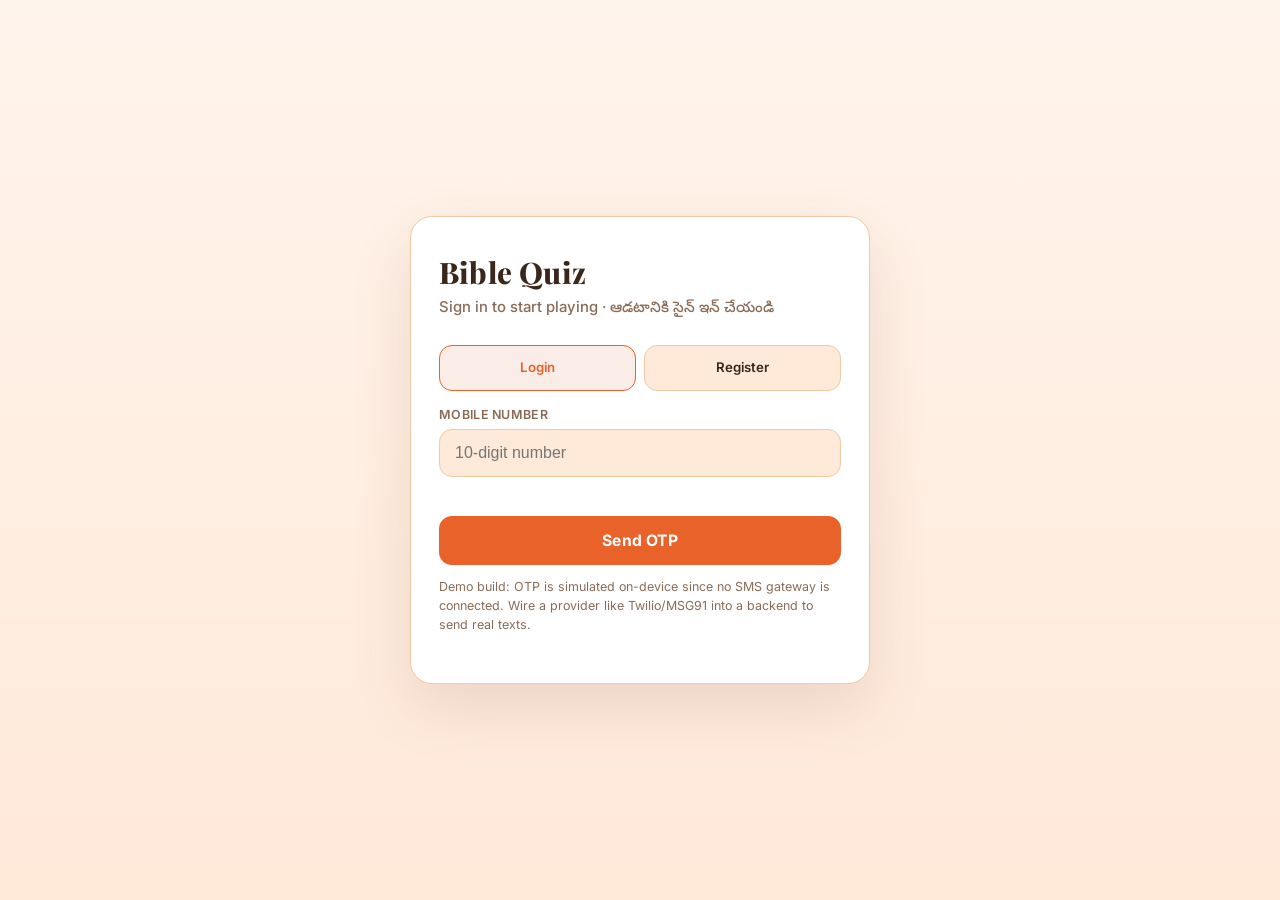
<file: torchbearers.html>
<!DOCTYPE html>
<html lang="en">
<head>
<meta charset="UTF-8">
<meta name="viewport" content="width=device-width, initial-scale=1, viewport-fit=cover, maximum-scale=1">
<title>Bible Quiz · బైబిల్ క్విజ్</title>
<link rel="preconnect" href="https://fonts.googleapis.com">
<link href="https://fonts.googleapis.com/css2?family=Playfair+Display:wght@600;700;800&family=Inter:wght@400;500;600;700&family=Noto+Serif+Telugu:wght@600;700&family=Noto+Sans+Telugu:wght@400;500;600&display=swap" rel="stylesheet">
<style>
  @keyframes fadeUp{from{opacity:0; transform:translateY(14px);} to{opacity:1; transform:translateY(0);}}
  @keyframes popIn{0%{opacity:0; transform:scale(.85);} 60%{transform:scale(1.03);} 100%{opacity:1; transform:scale(1);}}
  @keyframes ringDraw{from{stroke-dashoffset:var(--ring-len);} to{stroke-dashoffset:var(--ring-off);}}
  @keyframes shimmer{0%{background-position:-200% 0;} 100%{background-position:200% 0;}}
  @keyframes confettiFall{0%{transform:translateY(-40px) rotate(0deg); opacity:1;} 100%{transform:translateY(340px) rotate(540deg); opacity:0;}}
  @keyframes pulseGlow{0%,100%{box-shadow:0 0 0 0 rgba(206,77,28,.28);} 50%{box-shadow:0 0 0 10px rgba(206,77,28,0);}}

  :root{
    --bg:#FCF8F5; --bg2:#F7EFE7;
    --panel:#FFFFFF; --panel2:#F6EDE3;
    --ink:#2b2018; --ink-dim:#8a7a6b;
    --gold:#CE4D1C; --gold2:#E8794A;
    --teal:#a9865f;
    --tan:#DECAB4;
    --good:#5f9e6f; --bad:#c14a3a;
    --radius:22px;
    --font-head:'Playfair Display','Noto Serif Telugu',serif;
    --font-body:'Inter','Noto Sans Telugu',-apple-system,'Segoe UI',sans-serif;
  }
  [data-theme="kids"]{
    --bg:#FFF4EC; --bg2:#FFE9D9; --panel:#FFFFFF; --panel2:#FFEADA;
    --ink:#3a271c; --ink-dim:#8a6b57;
    --gold:#E8622A; --gold2:#F5924F; --teal:#c98b3f; --tan:#F0C9A6;
  }
  *{box-sizing:border-box; -webkit-tap-highlight-color:transparent;}
  html,body{height:100%; margin:0;}
  body{
    background:linear-gradient(180deg, var(--bg) 0%, var(--bg2) 100%);
    color:var(--ink); font-family:var(--font-body);
    min-height:100%; padding-top:env(safe-area-inset-top,0px); padding-bottom:env(safe-area-inset-bottom,0px);
    transition:background .3s,color .3s;
  }
  .screen{display:none; min-height:100vh; min-height:100dvh; flex-direction:column; align-items:center; justify-content:center; padding:28px 20px;}
  .screen.active{display:flex; animation:fadeUp .45s ease both;}
  .card{width:100%; max-width:460px; background:var(--panel); border:1px solid var(--tan); border-radius:var(--radius); padding:36px 28px; box-shadow:0 24px 60px rgba(120,80,50,.14);}
  .crest{font-size:2.6rem; margin-bottom:6px; text-align:center;}
  h1{font-family:var(--font-head); font-weight:800; font-size:1.85rem; margin:0 0 8px; line-height:1.25; letter-spacing:.2px; color:var(--ink);}
  .sub{color:var(--ink-dim); font-size:.93rem; margin:0 0 26px; font-weight:500;}
  label{display:block; font-size:.78rem; color:var(--ink-dim); margin:16px 0 7px; letter-spacing:.3px; text-transform:uppercase; font-weight:600;}
  input[type=text],input[type=tel],input[type=number]{
    width:100%; padding:14px 15px; border-radius:13px; border:1.5px solid var(--tan);
    background:var(--panel2); color:var(--ink); font-size:1rem; outline:none; transition:border-color .35s ease, box-shadow .35s ease;
  }
  input:focus{border-color:var(--gold); box-shadow:0 0 0 4px rgba(206,77,28,.08);}
  button{font-family:inherit; cursor:pointer; border:none;}
  .btn{
    width:100%; padding:15px 16px; border-radius:13px;
    background:var(--gold); color:#fff; font-weight:700; font-size:.98rem; margin-top:20px;
    transition:transform .15s ease, background-color .35s ease, box-shadow .35s ease; letter-spacing:.2px;
  }
  .btn:hover{background-color:var(--gold2); box-shadow:0 10px 24px rgba(206,77,28,.25);}
  .btn:active{transform:scale(.97);}
  .btn:disabled{opacity:.35; cursor:not-allowed; box-shadow:none;}
  .btn.ghost{background:transparent; border:1.5px solid var(--tan); color:var(--ink); font-weight:600;}
  .btn.ghost:hover{background:var(--panel2); box-shadow:none;}
  .hint{font-size:.78rem; color:var(--ink-dim); margin-top:12px; line-height:1.55;}
  .otp-box{display:flex; gap:8px; margin-top:8px;}
  .otp-box input{text-align:center; letter-spacing:6px; font-size:1.2rem;}
  .demo-otp{margin-top:10px; font-size:.8rem; color:var(--teal); background:var(--panel2); padding:9px 11px; border-radius:10px; border:1px solid var(--tan);}
  .opt-group{display:flex; flex-direction:column; gap:11px; margin-top:12px;}
  .opt-pill{
    padding:15px 17px; border-radius:15px; border:1.5px solid var(--tan); background:var(--panel2);
    color:var(--ink); font-size:.96rem; text-align:left; display:flex; justify-content:space-between; align-items:center;
    transition:border-color .35s ease, background-color .35s ease, opacity .35s ease, transform .12s ease;
  }
  .opt-pill:hover{border-color:#B7A390; background:#F1E9DF;}
  .opt-pill:focus-visible{outline:none; border-color:#B7A390; background:#F1E9DF;}
  .opt-pill:active{transform:scale(.985);}
  .opt-pill.selected{border-color:var(--gold); background:rgba(206,77,28,.09); animation:pulseGlow .9s ease;}
  .opt-pill .tick{opacity:0; font-weight:800; color:var(--gold); transition:opacity .35s ease;}
  .opt-pill.selected .tick{opacity:1;}
  .row3{display:grid; grid-template-columns:1fr 1fr 1fr; gap:8px; margin-top:8px;}
  .row2{display:grid; grid-template-columns:1fr 1fr; gap:8px; margin-top:8px;}
  .chip{
    padding:13px 6px; border-radius:13px; border:1.5px solid var(--tan); background:var(--panel2);
    color:var(--ink); font-size:.83rem; text-align:center; font-weight:600; line-height:1.35;
    transition:border-color .35s ease, background-color .35s ease, color .35s ease, opacity .35s ease;
  }
  .chip:hover{border-color:#B7A390; background:#F1E9DF;}
  .chip.selected{border-color:var(--gold); background:rgba(206,77,28,.1); color:var(--gold);}
  .topbar{width:100%; max-width:460px; display:flex; justify-content:space-between; align-items:center; margin-bottom:14px; font-size:.83rem; color:var(--ink-dim); font-weight:500;}
  .progress-track{width:100%; max-width:460px; height:6px; background:var(--tan); border-radius:6px; overflow:hidden; margin-bottom:18px;}
  .progress-fill{height:100%; background:var(--gold); width:0%; transition:width .35s;}
  .qcat{font-size:.74rem; color:var(--teal); font-weight:700; margin-bottom:8px; text-transform:uppercase; letter-spacing:.3px;}
  .qtext{font-family:var(--font-head); font-weight:700; font-size:1.25rem; line-height:1.45; margin-bottom:8px;}
  .err{color:var(--bad); font-size:.82rem; margin-top:6px; min-height:1em;}

  /* ---- Score card ---- */
  .score-card{position:relative; overflow:hidden; text-align:center;}
  .ring-wrap{position:relative; width:180px; height:180px; margin:8px auto 14px;}
  .ring-wrap svg{transform:rotate(-90deg); width:180px; height:180px;}
  .ring-bg{fill:none; stroke:var(--tan); stroke-width:12;}
  .ring-fg{fill:none; stroke:url(#goldGrad); stroke-width:12; stroke-linecap:round;
    stroke-dasharray:502; stroke-dashoffset:502; animation:ringDraw 1.3s .3s cubic-bezier(.2,.8,.2,1) forwards;}
  .ring-label{position:absolute; inset:0; display:flex; flex-direction:column; align-items:center; justify-content:center;}
  .ring-pct{font-family:var(--font-head); font-size:2rem; font-weight:800; color:var(--gold);}
  .ring-frac{color:var(--ink-dim); font-size:.85rem; margin-top:2px;}
  .medal{font-size:2.4rem; margin-bottom:2px;}
  .dear-line{font-size:1.02rem; color:var(--ink-dim); margin:2px 0 10px; font-weight:500;}
  .dear-line b{color:var(--ink); font-weight:700;}
  .score-title{font-family:var(--font-head); font-weight:700; font-size:1.5rem; margin:6px 0 2px;}
  .score-sub{color:var(--ink-dim); margin-bottom:8px; font-size:.93rem;}
  .confetti{position:absolute; top:0; width:8px; height:14px; opacity:0; border-radius:2px; animation:confettiFall 2.2s ease-in forwards;}

  /* ---- Answer sheet ---- */
  .sheet-card{max-width:640px;}
  .sheet-row{border-bottom:1px solid var(--tan); padding:16px 2px; animation:fadeUp .4s both;}
  .sheet-row:last-child{border-bottom:none;}
  .sheet-q{font-size:.96rem; margin-bottom:9px; line-height:1.45; font-weight:600;}
  .sheet-line{display:flex; gap:8px; font-size:.85rem; align-items:flex-start; margin-top:5px;}
  .sheet-tag{flex-shrink:0; font-weight:700; width:100px; color:var(--ink-dim); text-transform:uppercase; font-size:.72rem; letter-spacing:.3px; padding-top:2px;}
  .sheet-your{color:var(--bad); font-weight:500;}
  .sheet-your.correct{color:var(--good);}
  .sheet-correct{color:var(--good); font-weight:500;}
  .icon-ok{color:var(--good);} .icon-no{color:var(--bad);}
  .sheet-scroll{max-height:56vh; overflow-y:auto; margin-top:6px; padding-right:4px;}
  .sheet-num{display:inline-flex; align-items:center; justify-content:center; width:24px; height:24px; border-radius:50%; background:var(--tan); color:var(--ink); font-size:.72rem; margin-right:8px; flex-shrink:0; font-weight:700;}
</style>
</head>
<body data-theme="adults">

<!-- SCREEN 1: LOGIN -->
<div class="screen active" id="scr-login">
  <div class="card">
    <h1>Bible Quiz</h1>
    <p class="sub">Sign in to start playing · ఆడటానికి సైన్ ఇన్ చేయండి</p>
    <div class="row2" id="pick-mode">
      <button class="chip selected" data-val="login">Login</button>
      <button class="chip" data-val="register">Register</button>
    </div>
    <div id="name-field">
      <label for="in-name">Your name</label>
      <input type="text" id="in-name" placeholder="e.g. Ruth">
    </div>
    <label for="in-phone">Mobile number</label>
    <input type="tel" id="in-phone" placeholder="10-digit number" maxlength="10">
    <div id="otp-section" style="display:none;">
      <label for="in-otp">Enter the OTP sent to your phone</label>
      <div class="otp-box"><input type="number" id="in-otp" placeholder="4-digit code" maxlength="4"></div>
      <div class="demo-otp" id="demo-otp-note"></div>
    </div>
    <div class="err" id="login-err"></div>
    <button class="btn" id="btn-send-otp">Send OTP</button>
    <button class="btn" id="btn-verify-otp" style="display:none;">Verify &amp; Continue</button>
    <p class="hint">Demo build: OTP is simulated on-device since no SMS gateway is connected. Wire a provider like Twilio/MSG91 into a backend to send real texts.</p>
  </div>
</div>

<!-- SCREEN 2: WELCOME -->
<div class="screen" id="scr-welcome">
  <div class="card" style="text-align:center;">
    <h1 id="welcome-name">Welcome!</h1>
    <p class="sub">You're signed in. Let's set up your quiz.</p>
    <button class="btn" id="btn-to-setup">Continue</button>
    <button class="btn ghost" id="btn-to-dashboard" style="margin-top:10px;">View My Dashboard</button>
  </div>
</div>

<!-- SCREEN 3: SETUP -->
<div class="screen" id="scr-setup">
  <div class="card">
    <h1>Set up your quiz</h1>
    <p class="sub">క్విజ్ ఏర్పాటు చేయండి</p>
    <label>Language / భాష</label>
    <div class="row2" id="pick-lang">
      <button class="chip" data-val="en">English</button>
      <button class="chip" data-val="te">తెలుగు</button>
    </div>
    <label>Who's playing? / ఎవరు ఆడతారు?</label>
    <div class="row2" id="pick-age">
      <button class="chip" data-val="kids">🧒 Kids<br>పిల్లలు</button>
      <button class="chip" data-val="adults">🧑 Adults<br>పెద్దలు</button>
    </div>
    <label>Difficulty level / స్థాయి</label>
    <button class="btn ghost" id="btn-open-levels" style="margin-top:0;">Choose Level (<span id="chosen-level-label">Level 1</span>)</button>
    <label>Number of questions / ప్రశ్నల సంఖ్య</label>
    <div class="row3" id="pick-count">
      <button class="chip" data-val="10">10<br>ప్రశ్నలు</button>
      <button class="chip" data-val="15">15<br>ప్రశ్నలు</button>
      <button class="chip" data-val="25">25<br>ప్రశ్నలు</button>
    </div>
    <div class="err" id="setup-err"></div>
    <button class="btn" id="btn-start-quiz">Start Quiz</button>
    <button class="btn ghost" id="btn-logout" style="margin-top:10px;">Log out</button>
  </div>
</div>

<!-- SCREEN 3b: LEVEL SELECT -->
<div class="screen" id="scr-levels">
  <div class="card sheet-card">
    <h1 style="font-size:1.35rem;">Choose a level</h1>
    <p class="sub">1–10 Basic · ప్రాథమిక &nbsp;|&nbsp; 11–20 Medium · మధ్యస్థ &nbsp;|&nbsp; 21–30 Advanced · ఉన్నత</p>
    <div class="sheet-scroll" id="level-grid" style="display:grid; grid-template-columns:repeat(5,1fr); gap:8px;"></div>
    <button class="btn ghost" id="btn-levels-back" style="margin-top:16px;">Back to setup</button>
  </div>
</div>

<!-- SCREEN: DASHBOARD -->
<div class="screen" id="scr-dashboard">
  <div class="card sheet-card">
    <h1 id="dash-hello" style="font-size:1.35rem;">Hello!</h1>
    <p class="sub">Here's how you've been doing</p>
    <div id="dash-stats" style="display:grid; grid-template-columns:1fr 1fr; gap:10px; margin-bottom:6px;"></div>
    <label style="margin-top:18px;">Recent attempts</label>
    <div class="sheet-scroll" id="dash-history"></div>
    <button class="btn" id="btn-dash-back" style="margin-top:16px;">Back</button>
  </div>
</div>

<!-- SCREEN 4: QUIZ (no reveal) -->
<div class="screen" id="scr-quiz">
  <div class="topbar">
    <span id="quiz-progress-label">Question 1/10</span>
    <span>Bible Quiz · Official</span>
  </div>
  <div class="progress-track"><div class="progress-fill" id="progress-fill"></div></div>
  <div class="card">
    <div class="qcat" id="q-cat">Category</div>
    <div class="qtext" id="q-text">Question text</div>
    <div class="opt-group" id="q-opts"></div>
    <button class="btn" id="btn-next" disabled>Next</button>
    <div class="row2" style="margin-top:10px;">
      <button class="btn ghost" id="btn-back">Back</button>
      <button class="btn ghost" id="btn-exit">Exit</button>
    </div>
  </div>
</div>

<!-- SCREEN 5: SCORE CARD -->
<div class="screen" id="scr-result">
  <div class="card score-card" id="score-confetti-host">
    <div class="medal" id="result-medal">🏆</div>
    <div class="ring-wrap">
      <svg viewBox="0 0 180 180">
        <defs>
          <linearGradient id="goldGrad" x1="0%" y1="0%" x2="100%" y2="100%">
            <stop offset="0%" stop-color="#CE4D1C"/><stop offset="100%" stop-color="#E8794A"/>
          </linearGradient>
        </defs>
        <circle class="ring-bg" cx="90" cy="90" r="80"/>
        <circle class="ring-fg" id="ring-fg" cx="90" cy="90" r="80"/>
      </svg>
      <div class="ring-label"><div class="ring-pct" id="ring-pct">0</div><div class="ring-frac" id="ring-frac">0/10</div></div>
    </div>
    <p class="dear-line" id="dear-line">Dear <b>Guest</b>,</p>
    <div class="score-title" id="result-title">Certificate of Completion</div>
    <p class="score-sub" id="result-msg">Nice work.</p>
    <button class="btn" id="btn-view-sheet">View Answer Sheet</button>
    <button class="btn ghost" id="btn-retry" style="margin-top:10px;">Play again</button>
    <button class="btn ghost" id="btn-change-setup" style="margin-top:10px;">Change settings</button>
  </div>
</div>

<!-- SCREEN 6: ANSWER SHEET -->
<div class="screen" id="scr-sheet">
  <div class="card sheet-card">
    <h1 style="font-size:1.35rem;">Answer Sheet</h1>
    <p class="sub" id="sheet-summary">Review your answers</p>
    <div class="sheet-scroll" id="sheet-list"></div>
    <button class="btn" id="btn-sheet-back">Back to score</button>
  </div>
</div>

<script id="bank-data" type="application/json">[{"id": "en-1", "lang": "en", "q": "On which day did God create light?", "opts": ["Day 1", "Day 2", "Day 3", "Day 4"], "ai": 0, "diff": "basic", "age": "both", "cat": "Bible Basics"}, {"id": "en-2", "lang": "en", "q": "On which day did God create the sky?", "opts": ["Day 1", "Day 2", "Day 3", "Day 4"], "ai": 1, "diff": "basic", "age": "both", "cat": "Bible Basics"}, {"id": "en-3", "lang": "en", "q": "On which day did God create the land and the seas?", "opts": ["Day 2", "Day 3", "Day 4", "Day 5"], "ai": 1, "diff": "basic", "age": "both", "cat": "Bible Basics"}, {"id": "en-4", "lang": "en", "q": "On which day did God create the sun, moon, and stars?", "opts": ["Day 3", "Day 4", "Day 5", "Day 6"], "ai": 1, "diff": "basic", "age": "both", "cat": "Bible Basics"}, {"id": "en-5", "lang": "en", "q": "On which day did God create birds and sea creatures?", "opts": ["Day 4", "Day 5", "Day 6", "Day 7"], "ai": 1, "diff": "basic", "age": "both", "cat": "Bible Basics"}, {"id": "en-6", "lang": "en", "q": "On which day did God create animals and human beings?", "opts": ["Day 5", "Day 6", "Day 7", "Day 8"], "ai": 1, "diff": "basic", "age": "both", "cat": "Bible Basics"}, {"id": "en-7", "lang": "en", "q": "On which day did God finish His work of creation and rest?", "opts": ["Day 6", "Day 7", "Day 8", "Day 1"], "ai": 1, "diff": "basic", "age": "both", "cat": "Bible Basics"}, {"id": "en-8", "lang": "en", "q": "Who was the first woman?", "opts": ["Sarah", "Eve", "Rebekah", "Rachel"], "ai": 1, "diff": "basic", "age": "both", "cat": "Bible Basics"}, {"id": "en-9", "lang": "en", "q": "In which garden did Adam and Eve live?", "opts": ["Garden of Eden", "Garden of Gethsemane", "Garden of Olives", "Garden of Karana"], "ai": 0, "diff": "basic", "age": "both", "cat": "Bible Basics"}, {"id": "en-10", "lang": "en", "q": "Which animal tempted Eve?", "opts": ["Lion", "Snake", "Fox", "Wolf"], "ai": 1, "diff": "basic", "age": "both", "cat": "Bible Basics"}, {"id": "en-11", "lang": "en", "q": "Who was the first son of Adam and Eve?", "opts": ["Abel", "Cain", "Seth", "Noah"], "ai": 1, "diff": "basic", "age": "both", "cat": "Bible Basics"}, {"id": "en-12", "lang": "en", "q": "Who was Cain's brother that he killed?", "opts": ["Abel", "Seth", "Enosh", "లామెకు"], "ai": 0, "diff": "basic", "age": "both", "cat": "Bible Basics"}, {"id": "en-13", "lang": "en", "q": "Who built the ark to be saved from the flood?", "opts": ["Moses", "నూహు", "Lot", "Abraham"], "ai": 1, "diff": "basic", "age": "both", "cat": "Bible Basics"}, {"id": "en-14", "lang": "en", "q": "How many people were saved in Noah's ark?", "opts": ["4 people", "6 people", "8 people", "12 people"], "ai": 2, "diff": "basic", "age": "both", "cat": "Bible Basics"}, {"id": "en-15", "lang": "en", "q": "What sign did God give that He would not destroy the earth with a flood again?", "opts": ["Star", "Cloud", "Rainbow", "Lightning"], "ai": 2, "diff": "basic", "age": "both", "cat": "Bible Basics"}, {"id": "en-16", "lang": "en", "q": "Who is called the father of believers?", "opts": ["Isaac", "Jacob", "Abraham", "Joseph"], "ai": 2, "diff": "basic", "age": "both", "cat": "Bible Basics"}, {"id": "en-17", "lang": "en", "q": "What was the name of Abraham's wife?", "opts": ["Rebekah", "Rachel", "లేయా", "Sarah"], "ai": 3, "diff": "basic", "age": "both", "cat": "Bible Basics"}, {"id": "en-18", "lang": "en", "q": "Who was the promised son Abraham had in his old age?", "opts": ["Ishmael", "Isaac", "Jacob", "Jerah"], "ai": 1, "diff": "basic", "age": "both", "cat": "Bible Basics"}, {"id": "en-19", "lang": "en", "q": "Who were Isaac's sons?", "opts": ["Esau and Jacob", "Reuben and Simeon", "Joseph and Benjamin", "Ephraim and Manasseh"], "ai": 0, "diff": "basic", "age": "both", "cat": "Bible Basics"}, {"id": "en-20", "lang": "en", "q": "What was another name for Jacob?", "opts": ["Israel", "Edom", "Levi", "Judah"], "ai": 0, "diff": "basic", "age": "both", "cat": "Bible Basics"}, {"id": "en-21", "lang": "en", "q": "How many sons did Jacob have?", "opts": ["10 people", "12 people", "14 people", "7 people"], "ai": 1, "diff": "basic", "age": "both", "cat": "Bible Basics"}, {"id": "en-22", "lang": "en", "q": "Which son of Jacob was sold into Egypt?", "opts": ["Reuben", "Judah", "Joseph", "Benjamin"], "ai": 2, "diff": "basic", "age": "both", "cat": "Bible Basics"}, {"id": "en-23", "lang": "en", "q": "Which son of Jacob became a ruler in Egypt?", "opts": ["Joseph", "Benjamin", "Levi", "Simeon"], "ai": 0, "diff": "basic", "age": "both", "cat": "Bible Basics"}, {"id": "en-24", "lang": "en", "q": "Who led the Israelites out of slavery in Egypt?", "opts": ["Aaron", "Joshua", "Moses", "Gideon"], "ai": 2, "diff": "basic", "age": "both", "cat": "Bible Basics"}, {"id": "en-25", "lang": "en", "q": "On which mountain did God give Moses the Ten Commandments?", "opts": ["Mount Horeb", "Mount Sinai", "Mount Nebo", "Mount Carmel"], "ai": 1, "diff": "basic", "age": "both", "cat": "Bible Basics"}, {"id": "en-26", "lang": "en", "q": "How many plagues did God send on Egypt?", "opts": ["7 plagues", "10 plagues", "12 plagues", "3 plagues"], "ai": 1, "diff": "basic", "age": "both", "cat": "Bible Basics"}, {"id": "en-27", "lang": "en", "q": "Who led the Israelites into Canaan after Moses?", "opts": ["Caleb", "Joshua", "Samuel", "Saul"], "ai": 1, "diff": "basic", "age": "both", "cat": "Bible Basics"}, {"id": "en-28", "lang": "en", "q": "Which sea was divided into two for the Israelites to cross?", "opts": ["Red Sea", "Dead Sea", "Sea of Galilee", "Mediterranean Sea"], "ai": 0, "diff": "basic", "age": "both", "cat": "Bible Basics"}, {"id": "en-29", "lang": "en", "q": "What food did God provide from heaven for the Israelites in the wilderness?", "opts": ["Manna", "Honey bread", "Wheat", "Grapes"], "ai": 0, "diff": "basic", "age": "both", "cat": "Bible Basics"}, {"id": "en-30", "lang": "en", "q": "Who was the strongest judge in the Bible?", "opts": ["Gideon", "Samson", "Jephthah", "Barak"], "ai": 1, "diff": "basic", "age": "both", "cat": "Bible Basics"}, {"id": "en-31", "lang": "en", "q": "Who was the woman who tricked Samson?", "opts": ["Deborah", "Delilah", "Ruth", "Naomi"], "ai": 1, "diff": "basic", "age": "both", "cat": "Bible Basics"}, {"id": "en-32", "lang": "en", "q": "Who was the first king of Israel?", "opts": ["David", "Saul", "Solomon", "రెహబాము"], "ai": 1, "diff": "basic", "age": "both", "cat": "Bible Basics"}, {"id": "en-33", "lang": "en", "q": "Which shepherd killed Goliath with a small stone from a sling?", "opts": ["Saul", "Samuel", "David", "Jonathan"], "ai": 2, "diff": "basic", "age": "both", "cat": "Bible Basics"}, {"id": "en-34", "lang": "en", "q": "Who was David's wise son who ruled Israel after him?", "opts": ["Absalom", "Adonijah", "Solomon", "Rehoboam"], "ai": 2, "diff": "basic", "age": "both", "cat": "Bible Basics"}, {"id": "en-35", "lang": "en", "q": "Who lived the longest in the Bible?", "opts": ["Adam", "Noah", "Methuselah", "Enosh"], "ai": 2, "diff": "basic", "age": "both", "cat": "Bible Basics"}, {"id": "en-36", "lang": "en", "q": "Which prophet was taken to heaven without seeing death?", "opts": ["Isaiah", "Jeremiah", "Elijah", "Elisha"], "ai": 2, "diff": "basic", "age": "both", "cat": "Bible Basics"}, {"id": "en-37", "lang": "en", "q": "Which prophet was protected by God after being thrown into a den of lions?", "opts": ["Daniel", "Ezekiel", "Hosea", "Amos"], "ai": 0, "diff": "basic", "age": "both", "cat": "Bible Basics"}, {"id": "en-38", "lang": "en", "q": "Which prophet was inside a great fish for three days and three nights?", "opts": ["Jonah", "Micah", "Zechariah", "Malachi"], "ai": 0, "diff": "basic", "age": "both", "cat": "Bible Basics"}, {"id": "en-39", "lang": "en", "q": "Where was Jesus Christ born?", "opts": ["Nazareth", "Bethlehem", "Jerusalem", "Capernaum"], "ai": 1, "diff": "basic", "age": "both", "cat": "Bible Basics"}, {"id": "en-40", "lang": "en", "q": "What was the name of Jesus' mother?", "opts": ["Elizabeth", "Mary", "Martha", "Salome"], "ai": 1, "diff": "basic", "age": "both", "cat": "Bible Basics"}, {"id": "en-41", "lang": "en", "q": "Who was the righteous man who was Jesus' earthly father?", "opts": ["John", "Joseph", "Jacob", "Paul"], "ai": 1, "diff": "basic", "age": "both", "cat": "Bible Basics"}, {"id": "en-42", "lang": "en", "q": "Who baptized Jesus in the Jordan River?", "opts": ["John the Baptist", "Peter", "Andrew", "Philip"], "ai": 0, "diff": "basic", "age": "both", "cat": "Bible Basics"}, {"id": "en-43", "lang": "en", "q": "How many main apostles (disciples) did Jesus choose for His ministry?", "opts": ["7 people", "10 people", "12 people", "70 people"], "ai": 2, "diff": "basic", "age": "both", "cat": "Bible Basics"}, {"id": "en-44", "lang": "en", "q": "What was Jesus' first miracle?", "opts": ["Raising Lazarus", "Turning water into wine", "Feeding the 5,000", "Walking on water"], "ai": 1, "diff": "basic", "age": "both", "cat": "Bible Basics"}, {"id": "en-45", "lang": "en", "q": "How many men did Jesus feed with five loaves and two small fish?", "opts": ["3,000 men", "4,000 men", "5,000 men", "10,000 men"], "ai": 2, "diff": "basic", "age": "both", "cat": "Bible Basics"}, {"id": "en-46", "lang": "en", "q": "Who was raised from the tomb by Jesus after being dead for four days?", "opts": ["Jairus' daughter", "Widow's son", "Lazarus", "Tabitha"], "ai": 2, "diff": "basic", "age": "both", "cat": "Bible Basics"}, {"id": "en-47", "lang": "en", "q": "Which disciple betrayed Jesus for thirty pieces of silver?", "opts": ["Thomas", "Judas Iscariot", "Simon Peter", "Matthew"], "ai": 1, "diff": "basic", "age": "both", "cat": "Bible Basics"}, {"id": "en-48", "lang": "en", "q": "Where was Jesus Christ crucified?", "opts": ["Mount of Olives", "Golgotha (Place of the Skull)", "Mount Sinai", "Mount Tabor"], "ai": 1, "diff": "basic", "age": "both", "cat": "Bible Basics"}, {"id": "en-49", "lang": "en", "q": "On which day did Jesus Christ rise from the dead after being crucified?", "opts": ["Day 1", "Day 2", "Day 3", "Day 4"], "ai": 2, "diff": "basic", "age": "both", "cat": "Bible Basics"}, {"id": "en-50", "lang": "en", "q": "At which festival did the Holy Spirit come upon the disciples after Jesus ascended to heaven?", "opts": ["Passover", "Pentecost", "Feast of Tabernacles", "Day of Atonement"], "ai": 1, "diff": "basic", "age": "both", "cat": "Bible Basics"}, {"id": "en-51", "lang": "en", "q": "On which day did God create light?", "opts": ["Day 1", "Day 2", "Day 3", "Day 4"], "ai": 0, "diff": "basic", "age": "both", "cat": "Bible Basics"}, {"id": "en-52", "lang": "en", "q": "On which day did God create the sky?", "opts": ["Day 1", "Day 2", "Day 3", "Day 4"], "ai": 1, "diff": "basic", "age": "both", "cat": "Bible Basics"}, {"id": "en-53", "lang": "en", "q": "On which day did God create the land and the seas?", "opts": ["Day 2", "Day 3", "Day 4", "Day 5"], "ai": 1, "diff": "basic", "age": "both", "cat": "Bible Basics"}, {"id": "en-54", "lang": "en", "q": "On which day did God create the sun, moon, and stars?", "opts": ["Day 3", "Day 4", "Day 5", "Day 6"], "ai": 1, "diff": "basic", "age": "both", "cat": "Bible Basics"}, {"id": "en-55", "lang": "en", "q": "On which day did God create birds and sea creatures?", "opts": ["Day 4", "Day 5", "Day 6", "Day 7"], "ai": 1, "diff": "basic", "age": "both", "cat": "Bible Basics"}, {"id": "en-56", "lang": "en", "q": "On which day did God create animals and human beings?", "opts": ["Day 5", "Day 6", "Day 7", "Day 8"], "ai": 1, "diff": "basic", "age": "both", "cat": "Bible Basics"}, {"id": "en-57", "lang": "en", "q": "On which day did God finish His work of creation and rest?", "opts": ["Day 6", "Day 7", "Day 8", "Day 1"], "ai": 1, "diff": "basic", "age": "both", "cat": "Bible Basics"}, {"id": "en-58", "lang": "en", "q": "Who was the first woman?", "opts": ["Sarah", "Eve", "Rebekah", "Rachel"], "ai": 1, "diff": "basic", "age": "both", "cat": "Bible Basics"}, {"id": "en-59", "lang": "en", "q": "In which garden did Adam and Eve live?", "opts": ["Garden of Eden", "Garden of Gethsemane", "Garden of Olives", "Garden of Karana"], "ai": 0, "diff": "basic", "age": "both", "cat": "Bible Basics"}, {"id": "en-60", "lang": "en", "q": "Which animal tempted Eve?", "opts": ["Lion", "Snake", "Fox", "Wolf"], "ai": 1, "diff": "basic", "age": "both", "cat": "Bible Basics"}, {"id": "en-61", "lang": "en", "q": "Who was the first son of Adam and Eve?", "opts": ["Abel", "Cain", "Seth", "Noah"], "ai": 1, "diff": "basic", "age": "both", "cat": "Bible Basics"}, {"id": "en-62", "lang": "en", "q": "Who was Cain's brother that he killed?", "opts": ["Abel", "Seth", "Enosh", "లామెకు"], "ai": 0, "diff": "basic", "age": "both", "cat": "Bible Basics"}, {"id": "en-63", "lang": "en", "q": "Who built the ark to be saved from the flood?", "opts": ["Moses", "నూహు", "Lot", "Abraham"], "ai": 1, "diff": "basic", "age": "both", "cat": "Bible Basics"}, {"id": "en-64", "lang": "en", "q": "How many people were saved in Noah's ark?", "opts": ["4 people", "6 people", "8 people", "12 people"], "ai": 2, "diff": "basic", "age": "both", "cat": "Bible Basics"}, {"id": "en-65", "lang": "en", "q": "What sign did God give that He would not destroy the earth with a flood again?", "opts": ["Star", "Cloud", "Rainbow", "Lightning"], "ai": 2, "diff": "basic", "age": "both", "cat": "Bible Basics"}, {"id": "en-66", "lang": "en", "q": "Who is called the father of believers?", "opts": ["Isaac", "Jacob", "Abraham", "Joseph"], "ai": 2, "diff": "basic", "age": "both", "cat": "Bible Basics"}, {"id": "en-67", "lang": "en", "q": "What was the name of Abraham's wife?", "opts": ["Rebekah", "Rachel", "లేయా", "Sarah"], "ai": 3, "diff": "basic", "age": "both", "cat": "Bible Basics"}, {"id": "en-68", "lang": "en", "q": "Who was the promised son Abraham had in his old age?", "opts": ["Ishmael", "Isaac", "Jacob", "Jerah"], "ai": 1, "diff": "basic", "age": "both", "cat": "Bible Basics"}, {"id": "en-69", "lang": "en", "q": "Who were Isaac's sons?", "opts": ["Esau and Jacob", "Reuben and Simeon", "Joseph and Benjamin", "Ephraim and Manasseh"], "ai": 0, "diff": "basic", "age": "both", "cat": "Bible Basics"}, {"id": "en-70", "lang": "en", "q": "What was another name for Jacob?", "opts": ["Israel", "Edom", "Levi", "Judah"], "ai": 0, "diff": "basic", "age": "both", "cat": "Bible Basics"}, {"id": "en-71", "lang": "en", "q": "How many sons did Jacob have?", "opts": ["10 people", "12 people", "14 people", "7 people"], "ai": 1, "diff": "basic", "age": "both", "cat": "Bible Basics"}, {"id": "en-72", "lang": "en", "q": "Which son of Jacob was sold into Egypt?", "opts": ["Reuben", "Judah", "Joseph", "Benjamin"], "ai": 2, "diff": "basic", "age": "both", "cat": "Bible Basics"}, {"id": "en-73", "lang": "en", "q": "Which son of Jacob became a ruler in Egypt?", "opts": ["Joseph", "Benjamin", "Levi", "Simeon"], "ai": 0, "diff": "basic", "age": "both", "cat": "Bible Basics"}, {"id": "en-74", "lang": "en", "q": "Who led the Israelites out of slavery in Egypt?", "opts": ["Aaron", "Joshua", "Moses", "Gideon"], "ai": 2, "diff": "basic", "age": "both", "cat": "Bible Basics"}, {"id": "en-75", "lang": "en", "q": "On which mountain did God give Moses the Ten Commandments?", "opts": ["Mount Horeb", "Mount Sinai", "Mount Nebo", "Mount Carmel"], "ai": 1, "diff": "basic", "age": "both", "cat": "Bible Basics"}, {"id": "en-76", "lang": "en", "q": "How many plagues did God send on Egypt?", "opts": ["7 plagues", "10 plagues", "12 plagues", "3 plagues"], "ai": 1, "diff": "basic", "age": "both", "cat": "Bible Basics"}, {"id": "en-77", "lang": "en", "q": "Who led the Israelites into Canaan after Moses?", "opts": ["Caleb", "Joshua", "Samuel", "Saul"], "ai": 1, "diff": "basic", "age": "both", "cat": "Bible Basics"}, {"id": "en-78", "lang": "en", "q": "Which sea was divided into two for the Israelites to cross?", "opts": ["Red Sea", "Dead Sea", "Sea of Galilee", "Mediterranean Sea"], "ai": 0, "diff": "basic", "age": "both", "cat": "Bible Basics"}, {"id": "en-79", "lang": "en", "q": "What food did God provide from heaven for the Israelites in the wilderness?", "opts": ["Manna", "Honey bread", "Wheat", "Grapes"], "ai": 0, "diff": "basic", "age": "both", "cat": "Bible Basics"}, {"id": "en-80", "lang": "en", "q": "Who was the strongest judge in the Bible?", "opts": ["Gideon", "Samson", "Jephthah", "Barak"], "ai": 1, "diff": "basic", "age": "both", "cat": "Bible Basics"}, {"id": "en-81", "lang": "en", "q": "Who was the woman who tricked Samson?", "opts": ["Deborah", "Delilah", "Ruth", "Naomi"], "ai": 1, "diff": "basic", "age": "both", "cat": "Bible Basics"}, {"id": "en-82", "lang": "en", "q": "Who was the first king of Israel?", "opts": ["David", "Saul", "Solomon", "రెహబాము"], "ai": 1, "diff": "basic", "age": "both", "cat": "Bible Basics"}, {"id": "en-83", "lang": "en", "q": "Which shepherd killed Goliath with a small stone from a sling?", "opts": ["Saul", "Samuel", "David", "Jonathan"], "ai": 2, "diff": "basic", "age": "both", "cat": "Bible Basics"}, {"id": "en-84", "lang": "en", "q": "Who was David's wise son who ruled Israel after him?", "opts": ["Absalom", "Adonijah", "Solomon", "Rehoboam"], "ai": 2, "diff": "basic", "age": "both", "cat": "Bible Basics"}, {"id": "en-85", "lang": "en", "q": "Who lived the longest in the Bible?", "opts": ["Adam", "Noah", "Methuselah", "Enosh"], "ai": 2, "diff": "basic", "age": "both", "cat": "Bible Basics"}, {"id": "en-86", "lang": "en", "q": "Which prophet was taken to heaven without seeing death?", "opts": ["Isaiah", "Jeremiah", "Elijah", "Elisha"], "ai": 2, "diff": "basic", "age": "both", "cat": "Bible Basics"}, {"id": "en-87", "lang": "en", "q": "Which prophet was protected by God after being thrown into a den of lions?", "opts": ["Daniel", "Ezekiel", "Hosea", "Amos"], "ai": 0, "diff": "basic", "age": "both", "cat": "Bible Basics"}, {"id": "en-88", "lang": "en", "q": "Which prophet was inside a great fish for three days and three nights?", "opts": ["Jonah", "Micah", "Zechariah", "Malachi"], "ai": 0, "diff": "basic", "age": "both", "cat": "Bible Basics"}, {"id": "en-89", "lang": "en", "q": "Where was Jesus Christ born?", "opts": ["Nazareth", "Bethlehem", "Jerusalem", "Capernaum"], "ai": 1, "diff": "basic", "age": "both", "cat": "Bible Basics"}, {"id": "en-90", "lang": "en", "q": "What was the name of Jesus' mother?", "opts": ["Elizabeth", "Mary", "Martha", "Salome"], "ai": 1, "diff": "basic", "age": "both", "cat": "Bible Basics"}, {"id": "en-91", "lang": "en", "q": "Who was the righteous man who was Jesus' earthly father?", "opts": ["John", "Joseph", "Jacob", "Paul"], "ai": 1, "diff": "basic", "age": "both", "cat": "Bible Basics"}, {"id": "en-92", "lang": "en", "q": "Who baptized Jesus in the Jordan River?", "opts": ["John the Baptist", "Peter", "Andrew", "Philip"], "ai": 0, "diff": "basic", "age": "both", "cat": "Bible Basics"}, {"id": "en-93", "lang": "en", "q": "How many main apostles (disciples) did Jesus choose for His ministry?", "opts": ["7 people", "10 people", "12 people", "70 people"], "ai": 2, "diff": "basic", "age": "both", "cat": "Bible Basics"}, {"id": "en-94", "lang": "en", "q": "What was Jesus' first miracle?", "opts": ["Raising Lazarus", "Turning water into wine", "Feeding the 5,000", "Walking on water"], "ai": 1, "diff": "basic", "age": "both", "cat": "Bible Basics"}, {"id": "en-95", "lang": "en", "q": "How many men did Jesus feed with five loaves and two small fish?", "opts": ["3,000 men", "4,000 men", "5,000 men", "10,000 men"], "ai": 2, "diff": "basic", "age": "both", "cat": "Bible Basics"}, {"id": "en-96", "lang": "en", "q": "Who was raised from the tomb by Jesus after being dead for four days?", "opts": ["Jairus' daughter", "Widow's son", "Lazarus", "Tabitha"], "ai": 2, "diff": "basic", "age": "both", "cat": "Bible Basics"}, {"id": "en-97", "lang": "en", "q": "Which disciple betrayed Jesus for thirty pieces of silver?", "opts": ["Thomas", "Judas Iscariot", "Simon Peter", "Matthew"], "ai": 1, "diff": "basic", "age": "both", "cat": "Bible Basics"}, {"id": "en-98", "lang": "en", "q": "Where was Jesus Christ crucified?", "opts": ["Mount of Olives", "Golgotha (Place of the Skull)", "Mount Sinai", "Mount Tabor"], "ai": 1, "diff": "basic", "age": "both", "cat": "Bible Basics"}, {"id": "en-99", "lang": "en", "q": "On which day did Jesus Christ rise from the dead after being crucified?", "opts": ["Day 1", "Day 2", "Day 3", "Day 4"], "ai": 2, "diff": "basic", "age": "both", "cat": "Bible Basics"}, {"id": "en-100", "lang": "en", "q": "At which festival did the Holy Spirit come upon the disciples after Jesus ascended to heaven?", "opts": ["Passover", "Pentecost", "Feast of Tabernacles", "Day of Atonement"], "ai": 1, "diff": "basic", "age": "both", "cat": "Bible Basics"}, {"id": "en-101", "lang": "en", "q": "On which day did God create light?", "opts": ["Day 1", "Day 2", "Day 3", "Day 4"], "ai": 0, "diff": "medium", "age": "both", "cat": "Bible Basics"}, {"id": "en-102", "lang": "en", "q": "On which day did God create the sky?", "opts": ["Day 1", "Day 2", "Day 3", "Day 4"], "ai": 1, "diff": "medium", "age": "both", "cat": "Bible Basics"}, {"id": "en-103", "lang": "en", "q": "On which day did God create the land and the seas?", "opts": ["Day 2", "Day 3", "Day 4", "Day 5"], "ai": 1, "diff": "medium", "age": "both", "cat": "Bible Basics"}, {"id": "en-104", "lang": "en", "q": "On which day did God create the sun, moon, and stars?", "opts": ["Day 3", "Day 4", "Day 5", "Day 6"], "ai": 1, "diff": "medium", "age": "both", "cat": "Bible Basics"}, {"id": "en-105", "lang": "en", "q": "On which day did God create birds and sea creatures?", "opts": ["Day 4", "Day 5", "Day 6", "Day 7"], "ai": 1, "diff": "medium", "age": "both", "cat": "Bible Basics"}, {"id": "en-106", "lang": "en", "q": "On which day did God create animals and human beings?", "opts": ["Day 5", "Day 6", "Day 7", "Day 8"], "ai": 1, "diff": "medium", "age": "both", "cat": "Bible Basics"}, {"id": "en-107", "lang": "en", "q": "On which day did God finish His work of creation and rest?", "opts": ["Day 6", "Day 7", "Day 8", "Day 1"], "ai": 1, "diff": "medium", "age": "both", "cat": "Bible Basics"}, {"id": "en-108", "lang": "en", "q": "Who was the first woman?", "opts": ["Sarah", "Eve", "Rebekah", "Rachel"], "ai": 1, "diff": "medium", "age": "both", "cat": "Bible Basics"}, {"id": "en-109", "lang": "en", "q": "In which garden did Adam and Eve live?", "opts": ["Garden of Eden", "Garden of Gethsemane", "Garden of Olives", "Garden of Karana"], "ai": 0, "diff": "medium", "age": "both", "cat": "Bible Basics"}, {"id": "en-110", "lang": "en", "q": "Which animal tempted Eve?", "opts": ["Lion", "Snake", "Fox", "Wolf"], "ai": 1, "diff": "medium", "age": "both", "cat": "Bible Basics"}, {"id": "en-111", "lang": "en", "q": "Who was the first son of Adam and Eve?", "opts": ["Abel", "Cain", "Seth", "Noah"], "ai": 1, "diff": "medium", "age": "both", "cat": "Bible Basics"}, {"id": "en-112", "lang": "en", "q": "Who was Cain's brother that he killed?", "opts": ["Abel", "Seth", "Enosh", "లామెకు"], "ai": 0, "diff": "medium", "age": "both", "cat": "Bible Basics"}, {"id": "en-113", "lang": "en", "q": "Who built the ark to be saved from the flood?", "opts": ["Moses", "నూహు", "Lot", "Abraham"], "ai": 1, "diff": "medium", "age": "both", "cat": "Bible Basics"}, {"id": "en-114", "lang": "en", "q": "How many people were saved in Noah's ark?", "opts": ["4 people", "6 people", "8 people", "12 people"], "ai": 2, "diff": "medium", "age": "both", "cat": "Bible Basics"}, {"id": "en-115", "lang": "en", "q": "What sign did God give that He would not destroy the earth with a flood again?", "opts": ["Star", "Cloud", "Rainbow", "Lightning"], "ai": 2, "diff": "medium", "age": "both", "cat": "Bible Basics"}, {"id": "en-116", "lang": "en", "q": "Who is called the father of believers?", "opts": ["Isaac", "Jacob", "Abraham", "Joseph"], "ai": 2, "diff": "medium", "age": "both", "cat": "Bible Basics"}, {"id": "en-117", "lang": "en", "q": "What was the name of Abraham's wife?", "opts": ["Rebekah", "Rachel", "లేయా", "Sarah"], "ai": 3, "diff": "medium", "age": "both", "cat": "Bible Basics"}, {"id": "en-118", "lang": "en", "q": "Who was the promised son Abraham had in his old age?", "opts": ["Ishmael", "Isaac", "Jacob", "Jerah"], "ai": 1, "diff": "medium", "age": "both", "cat": "Bible Basics"}, {"id": "en-119", "lang": "en", "q": "Who were Isaac's sons?", "opts": ["Esau and Jacob", "Reuben and Simeon", "Joseph and Benjamin", "Ephraim and Manasseh"], "ai": 0, "diff": "medium", "age": "both", "cat": "Bible Basics"}, {"id": "en-120", "lang": "en", "q": "What was another name for Jacob?", "opts": ["Israel", "Edom", "Levi", "Judah"], "ai": 0, "diff": "medium", "age": "both", "cat": "Bible Basics"}, {"id": "en-121", "lang": "en", "q": "How many sons did Jacob have?", "opts": ["10 people", "12 people", "14 people", "7 people"], "ai": 1, "diff": "medium", "age": "both", "cat": "Bible Basics"}, {"id": "en-122", "lang": "en", "q": "Which son of Jacob was sold into Egypt?", "opts": ["Reuben", "Judah", "Joseph", "Benjamin"], "ai": 2, "diff": "medium", "age": "both", "cat": "Bible Basics"}, {"id": "en-123", "lang": "en", "q": "Which son of Jacob became a ruler in Egypt?", "opts": ["Joseph", "Benjamin", "Levi", "Simeon"], "ai": 0, "diff": "medium", "age": "both", "cat": "Bible Basics"}, {"id": "en-124", "lang": "en", "q": "Who led the Israelites out of slavery in Egypt?", "opts": ["Aaron", "Joshua", "Moses", "Gideon"], "ai": 2, "diff": "medium", "age": "both", "cat": "Bible Basics"}, {"id": "en-125", "lang": "en", "q": "On which mountain did God give Moses the Ten Commandments?", "opts": ["Mount Horeb", "Mount Sinai", "Mount Nebo", "Mount Carmel"], "ai": 1, "diff": "medium", "age": "both", "cat": "Bible Basics"}, {"id": "en-126", "lang": "en", "q": "How many plagues did God send on Egypt?", "opts": ["7 plagues", "10 plagues", "12 plagues", "3 plagues"], "ai": 1, "diff": "medium", "age": "both", "cat": "Bible Basics"}, {"id": "en-127", "lang": "en", "q": "Who led the Israelites into Canaan after Moses?", "opts": ["Caleb", "Joshua", "Samuel", "Saul"], "ai": 1, "diff": "medium", "age": "both", "cat": "Bible Basics"}, {"id": "en-128", "lang": "en", "q": "Which sea was divided into two for the Israelites to cross?", "opts": ["Red Sea", "Dead Sea", "Sea of Galilee", "Mediterranean Sea"], "ai": 0, "diff": "medium", "age": "both", "cat": "Bible Basics"}, {"id": "en-129", "lang": "en", "q": "What food did God provide from heaven for the Israelites in the wilderness?", "opts": ["Manna", "Honey bread", "Wheat", "Grapes"], "ai": 0, "diff": "medium", "age": "both", "cat": "Bible Basics"}, {"id": "en-130", "lang": "en", "q": "Who was the strongest judge in the Bible?", "opts": ["Gideon", "Samson", "Jephthah", "Barak"], "ai": 1, "diff": "medium", "age": "both", "cat": "Bible Basics"}, {"id": "en-131", "lang": "en", "q": "Who was the woman who tricked Samson?", "opts": ["Deborah", "Delilah", "Ruth", "Naomi"], "ai": 1, "diff": "medium", "age": "both", "cat": "Bible Basics"}, {"id": "en-132", "lang": "en", "q": "Who was the first king of Israel?", "opts": ["David", "Saul", "Solomon", "రెహబాము"], "ai": 1, "diff": "medium", "age": "both", "cat": "Bible Basics"}, {"id": "en-133", "lang": "en", "q": "Which shepherd killed Goliath with a small stone from a sling?", "opts": ["Saul", "Samuel", "David", "Jonathan"], "ai": 2, "diff": "medium", "age": "both", "cat": "Bible Basics"}, {"id": "en-134", "lang": "en", "q": "Who was David's wise son who ruled Israel after him?", "opts": ["Absalom", "Adonijah", "Solomon", "Rehoboam"], "ai": 2, "diff": "medium", "age": "both", "cat": "Bible Basics"}, {"id": "en-135", "lang": "en", "q": "Who lived the longest in the Bible?", "opts": ["Adam", "Noah", "Methuselah", "Enosh"], "ai": 2, "diff": "medium", "age": "both", "cat": "Bible Basics"}, {"id": "en-136", "lang": "en", "q": "Which prophet was taken to heaven without seeing death?", "opts": ["Isaiah", "Jeremiah", "Elijah", "Elisha"], "ai": 2, "diff": "medium", "age": "both", "cat": "Bible Basics"}, {"id": "en-137", "lang": "en", "q": "Which prophet was protected by God after being thrown into a den of lions?", "opts": ["Daniel", "Ezekiel", "Hosea", "Amos"], "ai": 0, "diff": "medium", "age": "both", "cat": "Bible Basics"}, {"id": "en-138", "lang": "en", "q": "Which prophet was inside a great fish for three days and three nights?", "opts": ["Jonah", "Micah", "Zechariah", "Malachi"], "ai": 0, "diff": "medium", "age": "both", "cat": "Bible Basics"}, {"id": "en-139", "lang": "en", "q": "Where was Jesus Christ born?", "opts": ["Nazareth", "Bethlehem", "Jerusalem", "Capernaum"], "ai": 1, "diff": "medium", "age": "both", "cat": "Bible Basics"}, {"id": "en-140", "lang": "en", "q": "What was the name of Jesus' mother?", "opts": ["Elizabeth", "Mary", "Martha", "Salome"], "ai": 1, "diff": "medium", "age": "both", "cat": "Bible Basics"}, {"id": "en-141", "lang": "en", "q": "Who was the righteous man who was Jesus' earthly father?", "opts": ["John", "Joseph", "Jacob", "Paul"], "ai": 1, "diff": "medium", "age": "both", "cat": "Bible Basics"}, {"id": "en-142", "lang": "en", "q": "Who baptized Jesus in the Jordan River?", "opts": ["John the Baptist", "Peter", "Andrew", "Philip"], "ai": 0, "diff": "medium", "age": "both", "cat": "Bible Basics"}, {"id": "en-143", "lang": "en", "q": "How many main apostles (disciples) did Jesus choose for His ministry?", "opts": ["7 people", "10 people", "12 people", "70 people"], "ai": 2, "diff": "medium", "age": "both", "cat": "Bible Basics"}, {"id": "en-144", "lang": "en", "q": "What was Jesus' first miracle?", "opts": ["Raising Lazarus", "Turning water into wine", "Feeding the 5,000", "Walking on water"], "ai": 1, "diff": "medium", "age": "both", "cat": "Bible Basics"}, {"id": "en-145", "lang": "en", "q": "How many men did Jesus feed with five loaves and two small fish?", "opts": ["3,000 men", "4,000 men", "5,000 men", "10,000 men"], "ai": 2, "diff": "medium", "age": "both", "cat": "Bible Basics"}, {"id": "en-146", "lang": "en", "q": "Who was raised from the tomb by Jesus after being dead for four days?", "opts": ["Jairus' daughter", "Widow's son", "Lazarus", "Tabitha"], "ai": 2, "diff": "medium", "age": "both", "cat": "Bible Basics"}, {"id": "en-147", "lang": "en", "q": "Which disciple betrayed Jesus for thirty pieces of silver?", "opts": ["Thomas", "Judas Iscariot", "Simon Peter", "Matthew"], "ai": 1, "diff": "medium", "age": "both", "cat": "Bible Basics"}, {"id": "en-148", "lang": "en", "q": "Where was Jesus Christ crucified?", "opts": ["Mount of Olives", "Golgotha (Place of the Skull)", "Mount Sinai", "Mount Tabor"], "ai": 1, "diff": "medium", "age": "both", "cat": "Bible Basics"}, {"id": "en-149", "lang": "en", "q": "On which day did Jesus Christ rise from the dead after being crucified?", "opts": ["Day 1", "Day 2", "Day 3", "Day 4"], "ai": 2, "diff": "medium", "age": "both", "cat": "Bible Basics"}, {"id": "en-150", "lang": "en", "q": "At which festival did the Holy Spirit come upon the disciples after Jesus ascended to heaven?", "opts": ["Passover", "Pentecost", "Feast of Tabernacles", "Day of Atonement"], "ai": 1, "diff": "medium", "age": "both", "cat": "Bible Basics"}, {"id": "en-151", "lang": "en", "q": "On which day did God create light?", "opts": ["Day 1", "Day 2", "Day 3", "Day 4"], "ai": 0, "diff": "medium", "age": "both", "cat": "Bible Basics"}, {"id": "en-152", "lang": "en", "q": "On which day did God create the sky?", "opts": ["Day 1", "Day 2", "Day 3", "Day 4"], "ai": 1, "diff": "medium", "age": "both", "cat": "Bible Basics"}, {"id": "en-153", "lang": "en", "q": "On which day did God create the land and the seas?", "opts": ["Day 2", "Day 3", "Day 4", "Day 5"], "ai": 1, "diff": "medium", "age": "both", "cat": "Bible Basics"}, {"id": "en-154", "lang": "en", "q": "On which day did God create the sun, moon, and stars?", "opts": ["Day 3", "Day 4", "Day 5", "Day 6"], "ai": 1, "diff": "medium", "age": "both", "cat": "Bible Basics"}, {"id": "en-155", "lang": "en", "q": "On which day did God create birds and sea creatures?", "opts": ["Day 4", "Day 5", "Day 6", "Day 7"], "ai": 1, "diff": "medium", "age": "both", "cat": "Bible Basics"}, {"id": "en-156", "lang": "en", "q": "On which day did God create animals and human beings?", "opts": ["Day 5", "Day 6", "Day 7", "Day 8"], "ai": 1, "diff": "medium", "age": "both", "cat": "Bible Basics"}, {"id": "en-157", "lang": "en", "q": "On which day did God finish His work of creation and rest?", "opts": ["Day 6", "Day 7", "Day 8", "Day 1"], "ai": 1, "diff": "medium", "age": "both", "cat": "Bible Basics"}, {"id": "en-158", "lang": "en", "q": "Who was the first woman?", "opts": ["Sarah", "Eve", "Rebekah", "Rachel"], "ai": 1, "diff": "medium", "age": "both", "cat": "Bible Basics"}, {"id": "en-159", "lang": "en", "q": "In which garden did Adam and Eve live?", "opts": ["Garden of Eden", "Garden of Gethsemane", "Garden of Olives", "Garden of Karana"], "ai": 0, "diff": "medium", "age": "both", "cat": "Bible Basics"}, {"id": "en-160", "lang": "en", "q": "Which animal tempted Eve?", "opts": ["Lion", "Snake", "Fox", "Wolf"], "ai": 1, "diff": "medium", "age": "both", "cat": "Bible Basics"}, {"id": "en-161", "lang": "en", "q": "Who was the first son of Adam and Eve?", "opts": ["Abel", "Cain", "Seth", "Noah"], "ai": 1, "diff": "medium", "age": "both", "cat": "Bible Basics"}, {"id": "en-162", "lang": "en", "q": "Who was Cain's brother that he killed?", "opts": ["Abel", "Seth", "Enosh", "లామెకు"], "ai": 0, "diff": "medium", "age": "both", "cat": "Bible Basics"}, {"id": "en-163", "lang": "en", "q": "Who built the ark to be saved from the flood?", "opts": ["Moses", "నూహు", "Lot", "Abraham"], "ai": 1, "diff": "medium", "age": "both", "cat": "Bible Basics"}, {"id": "en-164", "lang": "en", "q": "How many people were saved in Noah's ark?", "opts": ["4 people", "6 people", "8 people", "12 people"], "ai": 2, "diff": "medium", "age": "both", "cat": "Bible Basics"}, {"id": "en-165", "lang": "en", "q": "What sign did God give that He would not destroy the earth with a flood again?", "opts": ["Star", "Cloud", "Rainbow", "Lightning"], "ai": 2, "diff": "medium", "age": "both", "cat": "Bible Basics"}, {"id": "en-166", "lang": "en", "q": "Who is called the father of believers?", "opts": ["Isaac", "Jacob", "Abraham", "Joseph"], "ai": 2, "diff": "medium", "age": "both", "cat": "Bible Basics"}, {"id": "en-167", "lang": "en", "q": "What was the name of Abraham's wife?", "opts": ["Rebekah", "Rachel", "లేయా", "Sarah"], "ai": 3, "diff": "medium", "age": "both", "cat": "Bible Basics"}, {"id": "en-168", "lang": "en", "q": "Who was the promised son Abraham had in his old age?", "opts": ["Ishmael", "Isaac", "Jacob", "Jerah"], "ai": 1, "diff": "medium", "age": "both", "cat": "Bible Basics"}, {"id": "en-169", "lang": "en", "q": "Who were Isaac's sons?", "opts": ["Esau and Jacob", "Reuben and Simeon", "Joseph and Benjamin", "Ephraim and Manasseh"], "ai": 0, "diff": "medium", "age": "both", "cat": "Bible Basics"}, {"id": "en-170", "lang": "en", "q": "What was another name for Jacob?", "opts": ["Israel", "Edom", "Levi", "Judah"], "ai": 0, "diff": "medium", "age": "both", "cat": "Bible Basics"}, {"id": "en-171", "lang": "en", "q": "How many sons did Jacob have?", "opts": ["10 people", "12 people", "14 people", "7 people"], "ai": 1, "diff": "medium", "age": "both", "cat": "Bible Basics"}, {"id": "en-172", "lang": "en", "q": "Which son of Jacob was sold into Egypt?", "opts": ["Reuben", "Judah", "Joseph", "Benjamin"], "ai": 2, "diff": "medium", "age": "both", "cat": "Bible Basics"}, {"id": "en-173", "lang": "en", "q": "Which son of Jacob became a ruler in Egypt?", "opts": ["Joseph", "Benjamin", "Levi", "Simeon"], "ai": 0, "diff": "medium", "age": "both", "cat": "Bible Basics"}, {"id": "en-174", "lang": "en", "q": "Who led the Israelites out of slavery in Egypt?", "opts": ["Aaron", "Joshua", "Moses", "Gideon"], "ai": 2, "diff": "medium", "age": "both", "cat": "Bible Basics"}, {"id": "en-175", "lang": "en", "q": "On which mountain did God give Moses the Ten Commandments?", "opts": ["Mount Horeb", "Mount Sinai", "Mount Nebo", "Mount Carmel"], "ai": 1, "diff": "medium", "age": "both", "cat": "Bible Basics"}, {"id": "en-176", "lang": "en", "q": "How many plagues did God send on Egypt?", "opts": ["7 plagues", "10 plagues", "12 plagues", "3 plagues"], "ai": 1, "diff": "medium", "age": "both", "cat": "Bible Basics"}, {"id": "en-177", "lang": "en", "q": "Who led the Israelites into Canaan after Moses?", "opts": ["Caleb", "Joshua", "Samuel", "Saul"], "ai": 1, "diff": "medium", "age": "both", "cat": "Bible Basics"}, {"id": "en-178", "lang": "en", "q": "Which sea was divided into two for the Israelites to cross?", "opts": ["Red Sea", "Dead Sea", "Sea of Galilee", "Mediterranean Sea"], "ai": 0, "diff": "medium", "age": "both", "cat": "Bible Basics"}, {"id": "en-179", "lang": "en", "q": "What food did God provide from heaven for the Israelites in the wilderness?", "opts": ["Manna", "Honey bread", "Wheat", "Grapes"], "ai": 0, "diff": "medium", "age": "both", "cat": "Bible Basics"}, {"id": "en-180", "lang": "en", "q": "Who was the strongest judge in the Bible?", "opts": ["Gideon", "Samson", "Jephthah", "Barak"], "ai": 1, "diff": "medium", "age": "both", "cat": "Bible Basics"}, {"id": "en-181", "lang": "en", "q": "Who was the woman who tricked Samson?", "opts": ["Deborah", "Delilah", "Ruth", "Naomi"], "ai": 1, "diff": "medium", "age": "both", "cat": "Bible Basics"}, {"id": "en-182", "lang": "en", "q": "Who was the first king of Israel?", "opts": ["David", "Saul", "Solomon", "రెహబాము"], "ai": 1, "diff": "medium", "age": "both", "cat": "Bible Basics"}, {"id": "en-183", "lang": "en", "q": "Which shepherd killed Goliath with a small stone from a sling?", "opts": ["Saul", "Samuel", "David", "Jonathan"], "ai": 2, "diff": "medium", "age": "both", "cat": "Bible Basics"}, {"id": "en-184", "lang": "en", "q": "Who was David's wise son who ruled Israel after him?", "opts": ["Absalom", "Adonijah", "Solomon", "Rehoboam"], "ai": 2, "diff": "medium", "age": "both", "cat": "Bible Basics"}, {"id": "en-185", "lang": "en", "q": "Who lived the longest in the Bible?", "opts": ["Adam", "Noah", "Methuselah", "Enosh"], "ai": 2, "diff": "medium", "age": "both", "cat": "Bible Basics"}, {"id": "en-186", "lang": "en", "q": "Which prophet was taken to heaven without seeing death?", "opts": ["Isaiah", "Jeremiah", "Elijah", "Elisha"], "ai": 2, "diff": "medium", "age": "both", "cat": "Bible Basics"}, {"id": "en-187", "lang": "en", "q": "Which prophet was protected by God after being thrown into a den of lions?", "opts": ["Daniel", "Ezekiel", "Hosea", "Amos"], "ai": 0, "diff": "medium", "age": "both", "cat": "Bible Basics"}, {"id": "en-188", "lang": "en", "q": "Which prophet was inside a great fish for three days and three nights?", "opts": ["Jonah", "Micah", "Zechariah", "Malachi"], "ai": 0, "diff": "medium", "age": "both", "cat": "Bible Basics"}, {"id": "en-189", "lang": "en", "q": "Where was Jesus Christ born?", "opts": ["Nazareth", "Bethlehem", "Jerusalem", "Capernaum"], "ai": 1, "diff": "medium", "age": "both", "cat": "Bible Basics"}, {"id": "en-190", "lang": "en", "q": "What was the name of Jesus' mother?", "opts": ["Elizabeth", "Mary", "Martha", "Salome"], "ai": 1, "diff": "medium", "age": "both", "cat": "Bible Basics"}, {"id": "en-191", "lang": "en", "q": "Who was the righteous man who was Jesus' earthly father?", "opts": ["John", "Joseph", "Jacob", "Paul"], "ai": 1, "diff": "medium", "age": "both", "cat": "Bible Basics"}, {"id": "en-192", "lang": "en", "q": "Who baptized Jesus in the Jordan River?", "opts": ["John the Baptist", "Peter", "Andrew", "Philip"], "ai": 0, "diff": "medium", "age": "both", "cat": "Bible Basics"}, {"id": "en-193", "lang": "en", "q": "How many main apostles (disciples) did Jesus choose for His ministry?", "opts": ["7 people", "10 people", "12 people", "70 people"], "ai": 2, "diff": "medium", "age": "both", "cat": "Bible Basics"}, {"id": "en-194", "lang": "en", "q": "What was Jesus' first miracle?", "opts": ["Raising Lazarus", "Turning water into wine", "Feeding the 5,000", "Walking on water"], "ai": 1, "diff": "medium", "age": "both", "cat": "Bible Basics"}, {"id": "en-195", "lang": "en", "q": "How many men did Jesus feed with five loaves and two small fish?", "opts": ["3,000 men", "4,000 men", "5,000 men", "10,000 men"], "ai": 2, "diff": "medium", "age": "both", "cat": "Bible Basics"}, {"id": "en-196", "lang": "en", "q": "Who was raised from the tomb by Jesus after being dead for four days?", "opts": ["Jairus' daughter", "Widow's son", "Lazarus", "Tabitha"], "ai": 2, "diff": "medium", "age": "both", "cat": "Bible Basics"}, {"id": "en-197", "lang": "en", "q": "Which disciple betrayed Jesus for thirty pieces of silver?", "opts": ["Thomas", "Judas Iscariot", "Simon Peter", "Matthew"], "ai": 1, "diff": "medium", "age": "both", "cat": "Bible Basics"}, {"id": "en-198", "lang": "en", "q": "Where was Jesus Christ crucified?", "opts": ["Mount of Olives", "Golgotha (Place of the Skull)", "Mount Sinai", "Mount Tabor"], "ai": 1, "diff": "medium", "age": "both", "cat": "Bible Basics"}, {"id": "en-199", "lang": "en", "q": "On which day did Jesus Christ rise from the dead after being crucified?", "opts": ["Day 1", "Day 2", "Day 3", "Day 4"], "ai": 2, "diff": "medium", "age": "both", "cat": "Bible Basics"}, {"id": "en-200", "lang": "en", "q": "At which festival did the Holy Spirit come upon the disciples after Jesus ascended to heaven?", "opts": ["Passover", "Pentecost", "Feast of Tabernacles", "Day of Atonement"], "ai": 1, "diff": "medium", "age": "both", "cat": "Bible Basics"}, {"id": "en-201", "lang": "en", "q": "On which day did God create light?", "opts": ["Day 1", "Day 2", "Day 3", "Day 4"], "ai": 0, "diff": "advanced", "age": "both", "cat": "Bible Basics"}, {"id": "en-202", "lang": "en", "q": "On which day did God create the sky?", "opts": ["Day 1", "Day 2", "Day 3", "Day 4"], "ai": 1, "diff": "advanced", "age": "both", "cat": "Bible Basics"}, {"id": "en-203", "lang": "en", "q": "On which day did God create the land and the seas?", "opts": ["Day 2", "Day 3", "Day 4", "Day 5"], "ai": 1, "diff": "advanced", "age": "both", "cat": "Bible Basics"}, {"id": "en-204", "lang": "en", "q": "On which day did God create the sun, moon, and stars?", "opts": ["Day 3", "Day 4", "Day 5", "Day 6"], "ai": 1, "diff": "advanced", "age": "both", "cat": "Bible Basics"}, {"id": "en-205", "lang": "en", "q": "On which day did God create birds and sea creatures?", "opts": ["Day 4", "Day 5", "Day 6", "Day 7"], "ai": 1, "diff": "advanced", "age": "both", "cat": "Bible Basics"}, {"id": "en-206", "lang": "en", "q": "On which day did God create animals and human beings?", "opts": ["Day 5", "Day 6", "Day 7", "Day 8"], "ai": 1, "diff": "advanced", "age": "both", "cat": "Bible Basics"}, {"id": "en-207", "lang": "en", "q": "On which day did God finish His work of creation and rest?", "opts": ["Day 6", "Day 7", "Day 8", "Day 1"], "ai": 1, "diff": "advanced", "age": "both", "cat": "Bible Basics"}, {"id": "en-208", "lang": "en", "q": "Who was the first woman?", "opts": ["Sarah", "Eve", "Rebekah", "Rachel"], "ai": 1, "diff": "advanced", "age": "both", "cat": "Bible Basics"}, {"id": "en-209", "lang": "en", "q": "In which garden did Adam and Eve live?", "opts": ["Garden of Eden", "Garden of Gethsemane", "Garden of Olives", "Garden of Karana"], "ai": 0, "diff": "advanced", "age": "both", "cat": "Bible Basics"}, {"id": "en-210", "lang": "en", "q": "Which animal tempted Eve?", "opts": ["Lion", "Snake", "Fox", "Wolf"], "ai": 1, "diff": "advanced", "age": "both", "cat": "Bible Basics"}, {"id": "en-211", "lang": "en", "q": "Who was the first son of Adam and Eve?", "opts": ["Abel", "Cain", "Seth", "Noah"], "ai": 1, "diff": "advanced", "age": "both", "cat": "Bible Basics"}, {"id": "en-212", "lang": "en", "q": "Who was Cain's brother that he killed?", "opts": ["Abel", "Seth", "Enosh", "లామెకు"], "ai": 0, "diff": "advanced", "age": "both", "cat": "Bible Basics"}, {"id": "en-213", "lang": "en", "q": "Who built the ark to be saved from the flood?", "opts": ["Moses", "నూహు", "Lot", "Abraham"], "ai": 1, "diff": "advanced", "age": "both", "cat": "Bible Basics"}, {"id": "en-214", "lang": "en", "q": "How many people were saved in Noah's ark?", "opts": ["4 people", "6 people", "8 people", "12 people"], "ai": 2, "diff": "advanced", "age": "both", "cat": "Bible Basics"}, {"id": "en-215", "lang": "en", "q": "What sign did God give that He would not destroy the earth with a flood again?", "opts": ["Star", "Cloud", "Rainbow", "Lightning"], "ai": 2, "diff": "advanced", "age": "both", "cat": "Bible Basics"}, {"id": "en-216", "lang": "en", "q": "Who is called the father of believers?", "opts": ["Isaac", "Jacob", "Abraham", "Joseph"], "ai": 2, "diff": "advanced", "age": "both", "cat": "Bible Basics"}, {"id": "en-217", "lang": "en", "q": "What was the name of Abraham's wife?", "opts": ["Rebekah", "Rachel", "లేయా", "Sarah"], "ai": 3, "diff": "advanced", "age": "both", "cat": "Bible Basics"}, {"id": "en-218", "lang": "en", "q": "Who was the promised son Abraham had in his old age?", "opts": ["Ishmael", "Isaac", "Jacob", "Jerah"], "ai": 1, "diff": "advanced", "age": "both", "cat": "Bible Basics"}, {"id": "en-219", "lang": "en", "q": "Who were Isaac's sons?", "opts": ["Esau and Jacob", "Reuben and Simeon", "Joseph and Benjamin", "Ephraim and Manasseh"], "ai": 0, "diff": "advanced", "age": "both", "cat": "Bible Basics"}, {"id": "en-220", "lang": "en", "q": "What was another name for Jacob?", "opts": ["Israel", "Edom", "Levi", "Judah"], "ai": 0, "diff": "advanced", "age": "both", "cat": "Bible Basics"}, {"id": "en-221", "lang": "en", "q": "How many sons did Jacob have?", "opts": ["10 people", "12 people", "14 people", "7 people"], "ai": 1, "diff": "advanced", "age": "both", "cat": "Bible Basics"}, {"id": "en-222", "lang": "en", "q": "Which son of Jacob was sold into Egypt?", "opts": ["Reuben", "Judah", "Joseph", "Benjamin"], "ai": 2, "diff": "advanced", "age": "both", "cat": "Bible Basics"}, {"id": "en-223", "lang": "en", "q": "Which son of Jacob became a ruler in Egypt?", "opts": ["Joseph", "Benjamin", "Levi", "Simeon"], "ai": 0, "diff": "advanced", "age": "both", "cat": "Bible Basics"}, {"id": "en-224", "lang": "en", "q": "Who led the Israelites out of slavery in Egypt?", "opts": ["Aaron", "Joshua", "Moses", "Gideon"], "ai": 2, "diff": "advanced", "age": "both", "cat": "Bible Basics"}, {"id": "en-225", "lang": "en", "q": "On which mountain did God give Moses the Ten Commandments?", "opts": ["Mount Horeb", "Mount Sinai", "Mount Nebo", "Mount Carmel"], "ai": 1, "diff": "advanced", "age": "both", "cat": "Bible Basics"}, {"id": "en-226", "lang": "en", "q": "How many plagues did God send on Egypt?", "opts": ["7 plagues", "10 plagues", "12 plagues", "3 plagues"], "ai": 1, "diff": "advanced", "age": "both", "cat": "Bible Basics"}, {"id": "en-227", "lang": "en", "q": "Who led the Israelites into Canaan after Moses?", "opts": ["Caleb", "Joshua", "Samuel", "Saul"], "ai": 1, "diff": "advanced", "age": "both", "cat": "Bible Basics"}, {"id": "en-228", "lang": "en", "q": "Which sea was divided into two for the Israelites to cross?", "opts": ["Red Sea", "Dead Sea", "Sea of Galilee", "Mediterranean Sea"], "ai": 0, "diff": "advanced", "age": "both", "cat": "Bible Basics"}, {"id": "en-229", "lang": "en", "q": "What food did God provide from heaven for the Israelites in the wilderness?", "opts": ["Manna", "Honey bread", "Wheat", "Grapes"], "ai": 0, "diff": "advanced", "age": "both", "cat": "Bible Basics"}, {"id": "en-230", "lang": "en", "q": "Who was the strongest judge in the Bible?", "opts": ["Gideon", "Samson", "Jephthah", "Barak"], "ai": 1, "diff": "advanced", "age": "both", "cat": "Bible Basics"}, {"id": "en-231", "lang": "en", "q": "Who was the woman who tricked Samson?", "opts": ["Deborah", "Delilah", "Ruth", "Naomi"], "ai": 1, "diff": "advanced", "age": "both", "cat": "Bible Basics"}, {"id": "en-232", "lang": "en", "q": "Who was the first king of Israel?", "opts": ["David", "Saul", "Solomon", "రెహబాము"], "ai": 1, "diff": "advanced", "age": "both", "cat": "Bible Basics"}, {"id": "en-233", "lang": "en", "q": "Which shepherd killed Goliath with a small stone from a sling?", "opts": ["Saul", "Samuel", "David", "Jonathan"], "ai": 2, "diff": "advanced", "age": "both", "cat": "Bible Basics"}, {"id": "en-234", "lang": "en", "q": "Who was David's wise son who ruled Israel after him?", "opts": ["Absalom", "Adonijah", "Solomon", "Rehoboam"], "ai": 2, "diff": "advanced", "age": "both", "cat": "Bible Basics"}, {"id": "en-235", "lang": "en", "q": "Who lived the longest in the Bible?", "opts": ["Adam", "Noah", "Methuselah", "Enosh"], "ai": 2, "diff": "advanced", "age": "both", "cat": "Bible Basics"}, {"id": "en-236", "lang": "en", "q": "Which prophet was taken to heaven without seeing death?", "opts": ["Isaiah", "Jeremiah", "Elijah", "Elisha"], "ai": 2, "diff": "advanced", "age": "both", "cat": "Bible Basics"}, {"id": "en-237", "lang": "en", "q": "Which prophet was protected by God after being thrown into a den of lions?", "opts": ["Daniel", "Ezekiel", "Hosea", "Amos"], "ai": 0, "diff": "advanced", "age": "both", "cat": "Bible Basics"}, {"id": "en-238", "lang": "en", "q": "Which prophet was inside a great fish for three days and three nights?", "opts": ["Jonah", "Micah", "Zechariah", "Malachi"], "ai": 0, "diff": "advanced", "age": "both", "cat": "Bible Basics"}, {"id": "en-239", "lang": "en", "q": "Where was Jesus Christ born?", "opts": ["Nazareth", "Bethlehem", "Jerusalem", "Capernaum"], "ai": 1, "diff": "advanced", "age": "both", "cat": "Bible Basics"}, {"id": "en-240", "lang": "en", "q": "What was the name of Jesus' mother?", "opts": ["Elizabeth", "Mary", "Martha", "Salome"], "ai": 1, "diff": "advanced", "age": "both", "cat": "Bible Basics"}, {"id": "en-241", "lang": "en", "q": "Who was the righteous man who was Jesus' earthly father?", "opts": ["John", "Joseph", "Jacob", "Paul"], "ai": 1, "diff": "advanced", "age": "both", "cat": "Bible Basics"}, {"id": "en-242", "lang": "en", "q": "Who baptized Jesus in the Jordan River?", "opts": ["John the Baptist", "Peter", "Andrew", "Philip"], "ai": 0, "diff": "advanced", "age": "both", "cat": "Bible Basics"}, {"id": "en-243", "lang": "en", "q": "How many main apostles (disciples) did Jesus choose for His ministry?", "opts": ["7 people", "10 people", "12 people", "70 people"], "ai": 2, "diff": "advanced", "age": "both", "cat": "Bible Basics"}, {"id": "en-244", "lang": "en", "q": "What was Jesus' first miracle?", "opts": ["Raising Lazarus", "Turning water into wine", "Feeding the 5,000", "Walking on water"], "ai": 1, "diff": "advanced", "age": "both", "cat": "Bible Basics"}, {"id": "en-245", "lang": "en", "q": "How many men did Jesus feed with five loaves and two small fish?", "opts": ["3,000 men", "4,000 men", "5,000 men", "10,000 men"], "ai": 2, "diff": "advanced", "age": "both", "cat": "Bible Basics"}, {"id": "en-246", "lang": "en", "q": "Who was raised from the tomb by Jesus after being dead for four days?", "opts": ["Jairus' daughter", "Widow's son", "Lazarus", "Tabitha"], "ai": 2, "diff": "advanced", "age": "both", "cat": "Bible Basics"}, {"id": "en-247", "lang": "en", "q": "Which disciple betrayed Jesus for thirty pieces of silver?", "opts": ["Thomas", "Judas Iscariot", "Simon Peter", "Matthew"], "ai": 1, "diff": "advanced", "age": "both", "cat": "Bible Basics"}, {"id": "en-248", "lang": "en", "q": "Where was Jesus Christ crucified?", "opts": ["Mount of Olives", "Golgotha (Place of the Skull)", "Mount Sinai", "Mount Tabor"], "ai": 1, "diff": "advanced", "age": "both", "cat": "Bible Basics"}, {"id": "en-249", "lang": "en", "q": "On which day did Jesus Christ rise from the dead after being crucified?", "opts": ["Day 1", "Day 2", "Day 3", "Day 4"], "ai": 2, "diff": "advanced", "age": "both", "cat": "Bible Basics"}, {"id": "en-250", "lang": "en", "q": "At which festival did the Holy Spirit come upon the disciples after Jesus ascended to heaven?", "opts": ["Passover", "Pentecost", "Feast of Tabernacles", "Day of Atonement"], "ai": 1, "diff": "advanced", "age": "both", "cat": "Bible Basics"}, {"id": "en-251", "lang": "en", "q": "On which day did God create light?", "opts": ["Day 1", "Day 2", "Day 3", "Day 4"], "ai": 0, "diff": "advanced", "age": "both", "cat": "Bible Basics"}, {"id": "en-252", "lang": "en", "q": "On which day did God create the sky?", "opts": ["Day 1", "Day 2", "Day 3", "Day 4"], "ai": 1, "diff": "advanced", "age": "both", "cat": "Bible Basics"}, {"id": "en-253", "lang": "en", "q": "On which day did God create the land and the seas?", "opts": ["Day 2", "Day 3", "Day 4", "Day 5"], "ai": 1, "diff": "advanced", "age": "both", "cat": "Bible Basics"}, {"id": "en-254", "lang": "en", "q": "On which day did God create the sun, moon, and stars?", "opts": ["Day 3", "Day 4", "Day 5", "Day 6"], "ai": 1, "diff": "advanced", "age": "both", "cat": "Bible Basics"}, {"id": "en-255", "lang": "en", "q": "On which day did God create birds and sea creatures?", "opts": ["Day 4", "Day 5", "Day 6", "Day 7"], "ai": 1, "diff": "advanced", "age": "both", "cat": "Bible Basics"}, {"id": "en-256", "lang": "en", "q": "On which day did God create animals and human beings?", "opts": ["Day 5", "Day 6", "Day 7", "Day 8"], "ai": 1, "diff": "advanced", "age": "both", "cat": "Bible Basics"}, {"id": "en-257", "lang": "en", "q": "On which day did God finish His work of creation and rest?", "opts": ["Day 6", "Day 7", "Day 8", "Day 1"], "ai": 1, "diff": "advanced", "age": "both", "cat": "Bible Basics"}, {"id": "en-258", "lang": "en", "q": "Who was the first woman?", "opts": ["Sarah", "Eve", "Rebekah", "Rachel"], "ai": 1, "diff": "advanced", "age": "both", "cat": "Bible Basics"}, {"id": "en-259", "lang": "en", "q": "In which garden did Adam and Eve live?", "opts": ["Garden of Eden", "Garden of Gethsemane", "Garden of Olives", "Garden of Karana"], "ai": 0, "diff": "advanced", "age": "both", "cat": "Bible Basics"}, {"id": "en-260", "lang": "en", "q": "Which animal tempted Eve?", "opts": ["Lion", "Snake", "Fox", "Wolf"], "ai": 1, "diff": "advanced", "age": "both", "cat": "Bible Basics"}, {"id": "en-261", "lang": "en", "q": "Who was the first son of Adam and Eve?", "opts": ["Abel", "Cain", "Seth", "Noah"], "ai": 1, "diff": "advanced", "age": "both", "cat": "Bible Basics"}, {"id": "en-262", "lang": "en", "q": "Who was Cain's brother that he killed?", "opts": ["Abel", "Seth", "Enosh", "లామెకు"], "ai": 0, "diff": "advanced", "age": "both", "cat": "Bible Basics"}, {"id": "en-263", "lang": "en", "q": "Who built the ark to be saved from the flood?", "opts": ["Moses", "నూహు", "Lot", "Abraham"], "ai": 1, "diff": "advanced", "age": "both", "cat": "Bible Basics"}, {"id": "en-264", "lang": "en", "q": "How many people were saved in Noah's ark?", "opts": ["4 people", "6 people", "8 people", "12 people"], "ai": 2, "diff": "advanced", "age": "both", "cat": "Bible Basics"}, {"id": "en-265", "lang": "en", "q": "What sign did God give that He would not destroy the earth with a flood again?", "opts": ["Star", "Cloud", "Rainbow", "Lightning"], "ai": 2, "diff": "advanced", "age": "both", "cat": "Bible Basics"}, {"id": "en-266", "lang": "en", "q": "Who is called the father of believers?", "opts": ["Isaac", "Jacob", "Abraham", "Joseph"], "ai": 2, "diff": "advanced", "age": "both", "cat": "Bible Basics"}, {"id": "en-267", "lang": "en", "q": "What was the name of Abraham's wife?", "opts": ["Rebekah", "Rachel", "లేయా", "Sarah"], "ai": 3, "diff": "advanced", "age": "both", "cat": "Bible Basics"}, {"id": "en-268", "lang": "en", "q": "Who was the promised son Abraham had in his old age?", "opts": ["Ishmael", "Isaac", "Jacob", "Jerah"], "ai": 1, "diff": "advanced", "age": "both", "cat": "Bible Basics"}, {"id": "en-269", "lang": "en", "q": "Who were Isaac's sons?", "opts": ["Esau and Jacob", "Reuben and Simeon", "Joseph and Benjamin", "Ephraim and Manasseh"], "ai": 0, "diff": "advanced", "age": "both", "cat": "Bible Basics"}, {"id": "en-270", "lang": "en", "q": "What was another name for Jacob?", "opts": ["Israel", "Edom", "Levi", "Judah"], "ai": 0, "diff": "advanced", "age": "both", "cat": "Bible Basics"}, {"id": "en-271", "lang": "en", "q": "How many sons did Jacob have?", "opts": ["10 people", "12 people", "14 people", "7 people"], "ai": 1, "diff": "advanced", "age": "both", "cat": "Bible Basics"}, {"id": "en-272", "lang": "en", "q": "Which son of Jacob was sold into Egypt?", "opts": ["Reuben", "Judah", "Joseph", "Benjamin"], "ai": 2, "diff": "advanced", "age": "both", "cat": "Bible Basics"}, {"id": "en-273", "lang": "en", "q": "Which son of Jacob became a ruler in Egypt?", "opts": ["Joseph", "Benjamin", "Levi", "Simeon"], "ai": 0, "diff": "advanced", "age": "both", "cat": "Bible Basics"}, {"id": "en-274", "lang": "en", "q": "Who led the Israelites out of slavery in Egypt?", "opts": ["Aaron", "Joshua", "Moses", "Gideon"], "ai": 2, "diff": "advanced", "age": "both", "cat": "Bible Basics"}, {"id": "en-275", "lang": "en", "q": "On which mountain did God give Moses the Ten Commandments?", "opts": ["Mount Horeb", "Mount Sinai", "Mount Nebo", "Mount Carmel"], "ai": 1, "diff": "advanced", "age": "both", "cat": "Bible Basics"}, {"id": "en-276", "lang": "en", "q": "How many plagues did God send on Egypt?", "opts": ["7 plagues", "10 plagues", "12 plagues", "3 plagues"], "ai": 1, "diff": "advanced", "age": "both", "cat": "Bible Basics"}, {"id": "en-277", "lang": "en", "q": "Who led the Israelites into Canaan after Moses?", "opts": ["Caleb", "Joshua", "Samuel", "Saul"], "ai": 1, "diff": "advanced", "age": "both", "cat": "Bible Basics"}, {"id": "en-278", "lang": "en", "q": "Which sea was divided into two for the Israelites to cross?", "opts": ["Red Sea", "Dead Sea", "Sea of Galilee", "Mediterranean Sea"], "ai": 0, "diff": "advanced", "age": "both", "cat": "Bible Basics"}, {"id": "en-279", "lang": "en", "q": "What food did God provide from heaven for the Israelites in the wilderness?", "opts": ["Manna", "Honey bread", "Wheat", "Grapes"], "ai": 0, "diff": "advanced", "age": "both", "cat": "Bible Basics"}, {"id": "en-280", "lang": "en", "q": "Who was the strongest judge in the Bible?", "opts": ["Gideon", "Samson", "Jephthah", "Barak"], "ai": 1, "diff": "advanced", "age": "both", "cat": "Bible Basics"}, {"id": "en-281", "lang": "en", "q": "Who was the woman who tricked Samson?", "opts": ["Deborah", "Delilah", "Ruth", "Naomi"], "ai": 1, "diff": "advanced", "age": "both", "cat": "Bible Basics"}, {"id": "en-282", "lang": "en", "q": "Who was the first king of Israel?", "opts": ["David", "Saul", "Solomon", "రెహబాము"], "ai": 1, "diff": "advanced", "age": "both", "cat": "Bible Basics"}, {"id": "en-283", "lang": "en", "q": "Which shepherd killed Goliath with a small stone from a sling?", "opts": ["Saul", "Samuel", "David", "Jonathan"], "ai": 2, "diff": "advanced", "age": "both", "cat": "Bible Basics"}, {"id": "en-284", "lang": "en", "q": "Who was David's wise son who ruled Israel after him?", "opts": ["Absalom", "Adonijah", "Solomon", "Rehoboam"], "ai": 2, "diff": "advanced", "age": "both", "cat": "Bible Basics"}, {"id": "en-285", "lang": "en", "q": "Who lived the longest in the Bible?", "opts": ["Adam", "Noah", "Methuselah", "Enosh"], "ai": 2, "diff": "advanced", "age": "both", "cat": "Bible Basics"}, {"id": "en-286", "lang": "en", "q": "Which prophet was taken to heaven without seeing death?", "opts": ["Isaiah", "Jeremiah", "Elijah", "Elisha"], "ai": 2, "diff": "advanced", "age": "both", "cat": "Bible Basics"}, {"id": "en-287", "lang": "en", "q": "Which prophet was protected by God after being thrown into a den of lions?", "opts": ["Daniel", "Ezekiel", "Hosea", "Amos"], "ai": 0, "diff": "advanced", "age": "both", "cat": "Bible Basics"}, {"id": "en-288", "lang": "en", "q": "Which prophet was inside a great fish for three days and three nights?", "opts": ["Jonah", "Micah", "Zechariah", "Malachi"], "ai": 0, "diff": "advanced", "age": "both", "cat": "Bible Basics"}, {"id": "en-289", "lang": "en", "q": "Where was Jesus Christ born?", "opts": ["Nazareth", "Bethlehem", "Jerusalem", "Capernaum"], "ai": 1, "diff": "advanced", "age": "both", "cat": "Bible Basics"}, {"id": "en-290", "lang": "en", "q": "What was the name of Jesus' mother?", "opts": ["Elizabeth", "Mary", "Martha", "Salome"], "ai": 1, "diff": "advanced", "age": "both", "cat": "Bible Basics"}, {"id": "en-291", "lang": "en", "q": "Who was the righteous man who was Jesus' earthly father?", "opts": ["John", "Joseph", "Jacob", "Paul"], "ai": 1, "diff": "advanced", "age": "both", "cat": "Bible Basics"}, {"id": "en-292", "lang": "en", "q": "Who baptized Jesus in the Jordan River?", "opts": ["John the Baptist", "Peter", "Andrew", "Philip"], "ai": 0, "diff": "advanced", "age": "both", "cat": "Bible Basics"}, {"id": "en-293", "lang": "en", "q": "How many main apostles (disciples) did Jesus choose for His ministry?", "opts": ["7 people", "10 people", "12 people", "70 people"], "ai": 2, "diff": "advanced", "age": "both", "cat": "Bible Basics"}, {"id": "en-294", "lang": "en", "q": "What was Jesus' first miracle?", "opts": ["Raising Lazarus", "Turning water into wine", "Feeding the 5,000", "Walking on water"], "ai": 1, "diff": "advanced", "age": "both", "cat": "Bible Basics"}, {"id": "en-295", "lang": "en", "q": "How many men did Jesus feed with five loaves and two small fish?", "opts": ["3,000 men", "4,000 men", "5,000 men", "10,000 men"], "ai": 2, "diff": "advanced", "age": "both", "cat": "Bible Basics"}, {"id": "en-296", "lang": "en", "q": "Who was raised from the tomb by Jesus after being dead for four days?", "opts": ["Jairus' daughter", "Widow's son", "Lazarus", "Tabitha"], "ai": 2, "diff": "advanced", "age": "both", "cat": "Bible Basics"}, {"id": "en-297", "lang": "en", "q": "Which disciple betrayed Jesus for thirty pieces of silver?", "opts": ["Thomas", "Judas Iscariot", "Simon Peter", "Matthew"], "ai": 1, "diff": "advanced", "age": "both", "cat": "Bible Basics"}, {"id": "en-298", "lang": "en", "q": "Where was Jesus Christ crucified?", "opts": ["Mount of Olives", "Golgotha (Place of the Skull)", "Mount Sinai", "Mount Tabor"], "ai": 1, "diff": "advanced", "age": "both", "cat": "Bible Basics"}, {"id": "en-299", "lang": "en", "q": "On which day did Jesus Christ rise from the dead after being crucified?", "opts": ["Day 1", "Day 2", "Day 3", "Day 4"], "ai": 2, "diff": "advanced", "age": "both", "cat": "Bible Basics"}, {"id": "en-300", "lang": "en", "q": "At which festival did the Holy Spirit come upon the disciples after Jesus ascended to heaven?", "opts": ["Passover", "Pentecost", "Feast of Tabernacles", "Day of Atonement"], "ai": 1, "diff": "advanced", "age": "both", "cat": "Bible Basics"}, {"id": "te1-1", "lang": "te", "q": "దేవుడు వెలుగును ఏ రోజున సృష్టించాడు?", "opts": ["మొదటి రోజు", "రెండవ రోజు", "మూడవ రోజు", "నాల్గవ రోజు"], "ai": 0, "diff": "basic", "age": "both", "cat": "సృష్టి", "hint": "సృష్టి ప్రారంభం"}, {"id": "te1-2", "lang": "te", "q": "దేవుడు ఆకాశమును ఏ రోజున సృష్టించాడు?", "opts": ["మొదటి రోజు", "రెండవ రోజు", "మూడవ రోజు", "నాల్గవ రోజు"], "ai": 1, "diff": "basic", "age": "both", "cat": "నూహు ఓడ", "hint": "భూమికి పైన ఉన్నది"}, {"id": "te1-3", "lang": "te", "q": "దేవుడు భూమిని, సముద్రములను ఏ రోజున సృష్టించాడు?", "opts": ["రెండవ రోజు", "మూడవ రోజు", "నాల్గవ రోజు", "ఐదవ రోజు"], "ai": 1, "diff": "basic", "age": "both", "cat": "అబ్రాహాము", "hint": "చెట్లు కూడా ఈ రోజే సృష్టించబడ్డాయి"}, {"id": "te1-4", "lang": "te", "q": "దేవుడు సూర్య చంద్ర నక్షత్రాలను ఏ రోజున సృష్టించాడు?", "opts": ["మూడవ రోజు", "నాల్గవ రోజు", "ఐదవ రోజు", "ఆరవ రోజు"], "ai": 1, "diff": "basic", "age": "both", "cat": "యోసేపు", "hint": "పగటిని రాత్రిని ఏలడానికి"}, {"id": "te1-5", "lang": "te", "q": "దేవుడు పక్షులను, జలచరములను ఏ రోజున సృష్టించాడు?", "opts": ["నాల్గవ రోజు", "ఐదవ రోజు", "ఆరవ రోజు", "ఏడవ రోజు"], "ai": 1, "diff": "basic", "age": "both", "cat": "మోషే & నిర్గమనం", "hint": "ఆకాశంలో ఎగిరేవి, నీటిలో ఈదేవి"}, {"id": "te1-6", "lang": "te", "q": "దేవుడు జంతువులను, నరుడిని ఏ రోజున సృష్టించాడు?", "opts": ["ఐదవ రోజు", "ఆరవ రోజు", "ఏడవ రోజు", "ఎనిమిదవ రోజు"], "ai": 1, "diff": "basic", "age": "both", "cat": "దశాజ్ఞలు", "hint": "సృష్టి చివరలో"}, {"id": "te1-7", "lang": "te", "q": "దేవుడు ఏ రోజున తన సృష్టి కార్యములను ముగించి విశ్రమించాడు?", "opts": ["ఆరవ రోజు", "ఏడవ రోజు", "ఎనిమిదవ రోజు", "మొదటి రోజు"], "ai": 1, "diff": "basic", "age": "both", "cat": "న్యాయాధిపతులు", "hint": "ఈ రోజును దేవుడు ఆశీర్వదించాడు"}, {"id": "te1-8", "lang": "te", "q": "మొదటి స్త్రీ ఎవరు?", "opts": ["శారా", "హవ్వ", "రబ్కా", "రాహేలు"], "ai": 1, "diff": "basic", "age": "both", "cat": "రూతు", "hint": "ఆదాము భార్య"}, {"id": "te1-9", "lang": "te", "q": "ఏ తోటలో ఆదాము హవ్వలు నివసించారు?", "opts": ["ఏదెను తోట", "గెత్సేమనే తోట", "ఒలీవల తోట", "కారణ తోట"], "ai": 0, "diff": "basic", "age": "both", "cat": "సమూయేలు", "hint": "దేవుడు స్వయంగా వేసిన తోట"}, {"id": "te1-10", "lang": "te", "q": "హవ్వను ప్రలోభపెట్టిన జంతువు ఏది?", "opts": ["సింహం", "పాము", "నక్క", "తోడేలు"], "ai": 1, "diff": "basic", "age": "both", "cat": "దావీదు రాజు", "hint": "ఇది అన్ని జంతువులకంటే యుక్తి గలది"}, {"id": "te1-11", "lang": "te", "q": "ఆదాము హవ్వల మొదటి కుమారుడు ఎవరు?", "opts": ["హేబెలు", "కయీను", "షీతు", "నోవహు"], "ai": 1, "diff": "basic", "age": "both", "cat": "సొలొమోను రాజు", "hint": "ఇతను తన తమ్ముడిని చంపాడు"}, {"id": "te1-12", "lang": "te", "q": "కయీను చేతిలో చంపబడిన అతని తమ్ముడు ఎవరు?", "opts": ["హేబెలు", "షీతు", "ఎనోషు", "లామెకు"], "ai": 0, "diff": "basic", "age": "both", "cat": "ఏలీయా ప్రవక్త", "hint": "ఇతను గొర్రెల కాపరి"}, {"id": "te1-13", "lang": "te", "q": "జలప్రళయం నుండి రక్షించబడటానికి ఓడను నిర్మించినది ఎవరు?", "opts": ["మోషే", "నూహు", "లోతు", "అబ్రాహాము"], "ai": 1, "diff": "basic", "age": "both", "cat": "దానియేలు", "hint": "దేవుని దృష్టిలో నీతిమంతుడు"}, {"id": "te1-14", "lang": "te", "q": "నూహు ఓడలో మొత్తం ఎంతమంది మనుషులు రక్షించబడ్డారు?", "opts": ["4 గురు", "6 గురు", "8 మంది", "12 మంది"], "ai": 2, "diff": "basic", "age": "both", "cat": "యోనా", "hint": "నూహు, అతని భార్య, ముగ్గురు కుమారులు, కోడళ్ళు"}, {"id": "te1-15", "lang": "te", "q": "జలప్రళయం తర్వాత భూమిని ఇకపై నీటితో నాశనం చేయనని దేవుడు ఇచ్చిన సూచన ఏది?", "opts": ["నక్షత్రం", "మేఘం", "మేఘధనస్సు (సంద్రధనస్సు)", "మెరుపు"], "ai": 2, "diff": "basic", "age": "both", "cat": "యేసు జననం", "hint": "ఆకాశంలో ఏడు రంగులతో కనిపిస్తుంది"}, {"id": "te1-16", "lang": "te", "q": "విశ్వాసులకు తండ్రి అని ఎవరిని పిలుస్తారు?", "opts": ["ఇస్సాకు", "యాకోబు", "అబ్రాహాము", "యోసేపు"], "ai": 2, "diff": "basic", "age": "both", "cat": "యేసు బాప్తిస్మం", "hint": "దేవుని స్నేహితుడు"}, {"id": "te1-17", "lang": "te", "q": "అబ్రాహాము భార్య పేరు ఏమిటి?", "opts": ["రబ్కా", "రాహేలు", "లేయా", "శారా"], "ai": 3, "diff": "basic", "age": "both", "cat": "యేసు శిష్యులు", "hint": "వృద్ధాప్యంలో ఇస్సాకును కన్నది"}, {"id": "te1-18", "lang": "te", "q": "అబ్రాహాము తన వృద్ధాప్యంలో పొందిన వాగ్దాన కుమారుడు ఎవరు?", "opts": ["ఇష్మాయేలు", "ఇస్సాకు", "యాకోబు", "యేరు"], "ai": 1, "diff": "basic", "age": "both", "cat": "కొండమీది ప్రసంగం", "hint": "ఇతని పేరుకు నవ్వు అని అర్థం"}, {"id": "te1-19", "lang": "te", "q": "ఇస్సాకు కుమారులు ఎవరు?", "opts": ["ఏశావు, యాకోబు", "రూబేను, షిమ్యోను", "యోసేపు, బెన్యామీను", "ఎఫ్రాయిము, మనശ്ശే"], "ai": 0, "diff": "basic", "age": "both", "cat": "యేసు అద్భుతాలు", "hint": "వీరు కవల పిల్లలు"}, {"id": "te1-20", "lang": "te", "q": "యాకోబుకు గల మరొక పేరు ఏమిటి?", "opts": ["ఇశ్రాయేలు", "ఎదోము", "లేవి", "యూదా"], "ai": 0, "diff": "basic", "age": "both", "cat": "యేసు ఉపమానాలు", "hint": "దేవునితో పోరాడి గెలిచినవాడు"}, {"id": "te1-21", "lang": "te", "q": "యాకోబుకు మొత్తం ఎంతమంది కుమారులు?", "opts": ["10 మంది", "12 మంది", "14 మంది", "7 మంది"], "ai": 1, "diff": "basic", "age": "both", "cat": "రూపాంతరము", "hint": "వీరే ఇశ్రాయేలు పన్నెండు గోత్రకర్తలు"}, {"id": "te1-22", "lang": "te", "q": "యాకోబు కుమారులలో ఐగుప్తుకు అమ్మబడినది ఎవరు?", "opts": ["రూబేను", "యూదా", "యోసేపు", "బెన్యామీను"], "ai": 2, "diff": "basic", "age": "both", "cat": "లాజరు", "hint": "ఇతనికి రంగురంగుల అంగీ ఉండేది"}, {"id": "te1-23", "lang": "te", "q": "ఐగుప్తులో ప్రధానమంత్రిగా మారిన యాకోబు కుమారుడు ఎవరు?", "opts": ["యోసేపు", "బెన్యామీను", "లేవి", "సిమ్యోను"], "ai": 0, "diff": "basic", "age": "both", "cat": "ప్రభువు రాత్రి భోజనం", "hint": "ఫరో కలలకు భావం చెప్పాడు"}, {"id": "te1-24", "lang": "te", "q": "ఇశ్రాయేలీయులను ఐగుప్తు దాసత్వం నుండి నడిపించిన నాయకుడు ఎవరు?", "opts": ["అహరోను", "యెహోషువ", "మోషే", "గిద్యోను"], "ai": 2, "diff": "basic", "age": "both", "cat": "యేసు శ్రమలు", "hint": "నీటిలో నుండి తీయబడినవాడు"}, {"id": "te1-25", "lang": "te", "q": "దేవుడు మోషేకు ఏ పర్వతం మీద దశాజ్ఞలను ఇచ్చాడు?", "opts": ["హోరేబు పర్వతం", "సీనాయి పర్వతం", "నెబో పర్వతం", "కర్మెలు పర్వతం"], "ai": 1, "diff": "basic", "age": "both", "cat": "పునరుత్థానము", "hint": "మేఘముతో కప్పబడిన పర్వతం"}, {"id": "te1-26", "lang": "te", "q": "ఐగుప్తుపై దేవుడు ఎన్ని తెగుళ్లను పంపించాడు?", "opts": ["7 తెగుళ్లు", "10 తెగుళ్లు", "12 తెగుళ్లు", "3 తెగుళ్లు"], "ai": 1, "diff": "basic", "age": "both", "cat": "అపొస్తలుల కార్యములు", "hint": "చివరి తెగులు జేష్ఠపుత్రుల వధ"}, {"id": "te1-27", "lang": "te", "q": "మోషే తర్వాత ఇశ్రాయేలీయులను కానాను దేశంలోనికి నడిపించినది ఎవరు?", "opts": ["కాలేబు", "యెహోషువ", "సమూయేలు", "సౌలు"], "ai": 1, "diff": "basic", "age": "both", "cat": "పౌలు పరిచర్య", "hint": "నూను కుమారుడు"}, {"id": "te1-28", "lang": "te", "q": "ఇశ్రాయేలీయులు దాటిన ఏ సముద్రం రెండుగా పాయలైంది?", "opts": ["ఎర్ర సముద్రం", "మృత సముద్రం", "గలిలయ సముద్రం", "మధ్యధరా సముద్రం"], "ai": 0, "diff": "basic", "age": "both", "cat": "ప్రకటన గ్రంథం", "hint": "మోషే తన కర్రను చాపినప్పుడు"}, {"id": "te1-29", "lang": "te", "q": "అరణ్యంలో ఇశ్రాయేలీయులకు దేవుడు ఆకాశం నుండి కురిపించిన ఆహారం ఏది?", "opts": ["దేవదూతల రొట్టె (మన్నా)", "తేనె రొట్టెలు", "గోధుమలు", "ద్రాక్షపండ్లు"], "ai": 0, "diff": "basic", "age": "both", "cat": "బైబిల్ గ్రంథాలు", "hint": "ఇది తెల్లని కొత్తిమీర గింజలవలె ఉండేది"}, {"id": "te1-30", "lang": "te", "q": "బైబిల్‌లో అత్యంత బలశాలి అయిన న్యాయాధిపతి ఎవరు?", "opts": ["గిద్యోను", "సమ్సోను", "యెఫ్తా", "బారాకు"], "ai": 1, "diff": "basic", "age": "both", "cat": "సాధారణ జ్ఞానం", "hint": "ఇతని బలం తలవెంట్రుకలలో ఉంది"}, {"id": "te1-31", "lang": "te", "q": "సమ్సోనును మోసగించిన స్త్రీ ఎవరు?", "opts": ["దెబోరా", "దెలీలా", "రూతు", "నయోమి"], "ai": 1, "diff": "basic", "age": "both", "cat": "సృష్టి", "hint": "ఫిలిష్తీయుల కొరకు ఇతనిని మోసగించింది"}, {"id": "te1-32", "lang": "te", "q": "ఇశ్రాయేలు దేశపు మొదటి రాజు ఎవరు?", "opts": ["దావీదు", "సౌలు", "సొలొమోను", "రెహబాము"], "ai": 1, "diff": "basic", "age": "both", "cat": "నూహు ఓడ", "hint": "కీషు కుమారుడు, బెన్యామీను గోత్రీకుడు"}, {"id": "te1-33", "lang": "te", "q": "గొల్యాతు అనే రాక్షసుడిని చిన్న వడిసెల రాయితో చంపిన గొర్రెల కాపరి ఎవరు?", "opts": ["సౌలు", "సమూయేలు", "దావీదు", "యోనాతాను"], "ai": 2, "diff": "basic", "age": "both", "cat": "అబ్రాహాము", "hint": "యెష్షయి కుమారుడు"}, {"id": "te1-34", "lang": "te", "q": "దావీదు రాజు తర్వాత ఇశ్రాయేలును ఏలిన అతని జ్ఞానవంతుడైన కుమారుడు ఎవరు?", "opts": ["అబ్షాలోము", "అదోనీయా", "సొలొమోను", "రహబాము"], "ai": 2, "diff": "basic", "age": "both", "cat": "యోసేపు", "hint": "యెరూషలేము దేవాలయమును నిర్మించాడు"}, {"id": "te1-35", "lang": "te", "q": "బైబిల్‌లో అత్యధిక కాలం బ్రతికిన వ్యక్తి ఎవరు?", "opts": ["ఆదాము", "నోవహు", "మెతూషెలా", "ఎనోషు"], "ai": 2, "diff": "basic", "age": "both", "cat": "మోషే & నిర్గమనం", "hint": "ఇతను 969 సంవత్సరాలు బ్రతికాడు"}, {"id": "te1-36", "lang": "te", "q": "మరణం చూడకుండా పరలోకానికి కొనిపోబడిన ప్రవక్త ఎవరు?", "opts": ["యెషయా", "యిర్మీయా", "ఏలీయా", "ఎలిషా"], "ai": 2, "diff": "basic", "age": "both", "cat": "దశాజ్ఞలు", "hint": "అగ్నిరథము మీద పరలోకమునకు వెళ్లాడు"}, {"id": "te1-37", "lang": "te", "q": "సింహాల బోనులో వేయబడినా దేవుని ద్వారా రక్షించబడిన ప్రవక్త ఎవరు?", "opts": ["దానియేలు", "యెహెజ్కేలు", "హోషేయ", "ఆమోసు"], "ai": 0, "diff": "basic", "age": "both", "cat": "న్యాయాధిపతులు", "hint": "రాజు ఆజ్ఞను కాదని దేవునికి ప్రార్థించాడు"}, {"id": "te1-38", "lang": "te", "q": "పెద్ద చేప కడుపులో మూడు పగళ్లు మూడు రాత్రులు ఉన్న ప్రవక్త ఎవరు?", "opts": ["యోనా", "మీకా", "జెకర్యా", "మలాకీ"], "ai": 0, "diff": "basic", "age": "both", "cat": "రూతు", "hint": "నినెవె పట్టణమునకు వెళ్ళడానికి నిరాకరించాడు"}, {"id": "te1-39", "lang": "te", "q": "ప్రభువైన యేసుక్రీస్తు భూమిపై ఎక్కడ జన్మించారు?", "opts": ["నజరేతు", "బెత్లెహేము", "యెరూషలేము", "కపెర్నహూము"], "ai": 1, "diff": "basic", "age": "both", "cat": "సమూయేలు", "hint": "యూదయ దేశపు పట్టణం"}, {"id": "te1-40", "lang": "te", "q": "యేసు తల్లి పేరు ఏమిటి?", "opts": ["ఎలిజబెతు", "మరియ", "మార్త", "సలోమే"], "ai": 1, "diff": "basic", "age": "both", "cat": "దావీదు రాజు", "hint": "కన్యకయై ఉండి పవిత్రాత్మ వలన గర్భం ధరించింది"}, {"id": "te1-41", "lang": "te", "q": "భూమిపై యేసుకు పెంపుడు తండ్రిగా ఉన్న నీతిమంతుడు ఎవరు?", "opts": ["యోహాను", "యోసేపు", "యాకోబు", "పౌలు"], "ai": 1, "diff": "basic", "age": "both", "cat": "సొలొమోను రాజు", "hint": "ఇతను ఒక వడ్రంగి (Carpetener)"}, {"id": "te1-42", "lang": "te", "q": "యోర్దాను నదిలో యేసుకు బాప్తిస్మం ఇచ్చినది ఎవరు?", "opts": ["బాప్తిస్మమిచ్చు యోహాను", "పేతురు", "అంద్రెయ", "ఫిలిప్పు"], "ai": 0, "diff": "basic", "age": "both", "cat": "ఏలీయా ప్రవక్త", "hint": "యేసుకంటే ముందుగా మార్గము సరళము చేయడానికి వచ్చాడు"}, {"id": "te1-43", "lang": "te", "q": "యేసుక్రీస్తు తన పరిచర్య కొరకు ఎంతమంది ముఖ్య అపొస్తలులను (శిష్యులను) ఎన్నుకున్నాడు?", "opts": ["7 మంది", "10 మంది", "12 మంది", "70 మంది"], "ai": 2, "diff": "basic", "age": "both", "cat": "దానియేలు", "hint": "వారిని కడవరకు ప్రేమించాడు"}, {"id": "te1-44", "lang": "te", "q": "యేసు చేసిన మొదటి అద్భుతం ఏది?", "opts": ["లాజరును బ్రతికించడం", "నీటిని ద్రాక్షారసముగా మార్చడం", "ఐదు రొట్టెల అద్భుతం", "సముద్రంపై నడవడం"], "ai": 1, "diff": "basic", "age": "both", "cat": "యోనా", "hint": "కానా అను ఊరి విందులో జరిగింది"}, {"id": "te1-45", "lang": "te", "q": "యేసు ఐదు రొట్టెలు, రెండు చిన్న చేపలతో ఎంతమంది పురుషులను పోషించాడు?", "opts": ["3000 మంది", "4000 మంది", "5000 మంది", "10000 మంది"], "ai": 2, "diff": "basic", "age": "both", "cat": "యేసు జననం", "hint": "స్త్రీలు, పిల్లలు కాకుండా"}, {"id": "te1-46", "lang": "te", "q": "చనిపోయిన నాలుగు రోజుల తర్వాత యేసు చేత సమాధి నుండి బ్రతికించబడినది ఎవరు?", "opts": ["యాయీరు కుమార్తె", "విధవరాలి కుమారుడు", "లాజరు", "తబితా"], "ai": 2, "diff": "basic", "age": "both", "cat": "యేసు బాప్తిస్మం", "hint": "మార్త, మరియల సహోదరుడు"}, {"id": "te1-47", "lang": "te", "q": "యేసును ముప్పై వెండి నాణేలకు అప్పగించిన ద్రోహి అయిన శిష్యుడు ఎవరు?", "opts": ["తోమా", "యూదా ఇస్కరియోతు", "సీమోను పేతురు", "మత్తయి"], "ai": 1, "diff": "basic", "age": "both", "cat": "యేసు శిష్యులు", "hint": "యేసు శిష్యులలో ఒకడు"}, {"id": "te1-48", "lang": "te", "q": "యేసుక్రీస్తును ఏ కొండపై సిలువ వేశారు?", "opts": ["ఒలీవల కొండ", "గొల్గొథా (కపాల స్థలము)", "సీనాయి కొండ", "తాబోరు కొండ"], "ai": 1, "diff": "basic", "age": "both", "cat": "కొండమీది ప్రసంగం", "hint": "దీనికి కపాల స్థలము అని అర్థం"}, {"id": "te1-49", "lang": "te", "q": "సిలువ వేయబడిన ఎన్నో రోజున యేసుక్రీస్తు సజీవుడిగా పునరుత్థానుడై లేచాడు?", "opts": ["మొదటి రోజు", "రెండవ రోజు", "మూడవ రోజు", "నాల్గవ రోజు"], "ai": 2, "diff": "basic", "age": "both", "cat": "యేసు అద్భుతాలు", "hint": "లేఖనముల ప్రకారము ఆయన లేచాడు"}, {"id": "te1-50", "lang": "te", "q": "యేసు పరలోకానికి ఆరోహణమైన తర్వాత శిష్యులపైకి పరిశుద్ధాత్మ దిగివచ్చిన పండుగ ఏది?", "opts": ["పస్కా పండుగ", "పెంతెకొస్తు పండుగ", "పర్ణశాలల పండుగ", "పాపపరిహారార్థ దినం"], "ai": 1, "diff": "basic", "age": "both", "cat": "యేసు ఉపమానాలు", "hint": "అందరూ ఏకమనస్సుతో ప్రార్థిస్తున్నప్పుడు జరిగింది"}, {"id": "te1-51", "lang": "te", "q": "దేవుడు వెలుగును ఏ రోజున సృష్టించాడు?", "opts": ["మొదటి రోజు", "రెండవ రోజు", "మూడవ రోజు", "నాల్గవ రోజు"], "ai": 0, "diff": "basic", "age": "both", "cat": "రూపాంతరము", "hint": "సృష్టి ప్రారంభం"}, {"id": "te1-52", "lang": "te", "q": "దేవుడు ఆకాశమును ఏ రోజున సృష్టించాడు?", "opts": ["మొదటి రోజు", "రెండవ రోజు", "మూడవ రోజు", "నాల్గవ రోజు"], "ai": 1, "diff": "basic", "age": "both", "cat": "లాజరు", "hint": "భూమికి పైన ఉన్నది"}, {"id": "te1-53", "lang": "te", "q": "దేవుడు భూమిని, సముద్రములను ఏ రోజున సృష్టించాడు?", "opts": ["రెండవ రోజు", "మూడవ రోజు", "నాల్గవ రోజు", "ఐదవ రోజు"], "ai": 1, "diff": "basic", "age": "both", "cat": "ప్రభువు రాత్రి భోజనం", "hint": "చెట్లు కూడా ఈ రోజే సృష్టించబడ్డాయి"}, {"id": "te1-54", "lang": "te", "q": "దేవుడు సూర్య చంద్ర నక్షత్రాలను ఏ రోజున సృష్టించాడు?", "opts": ["మూడవ రోజు", "నాల్గవ రోజు", "ఐదవ రోజు", "ఆరవ రోజు"], "ai": 1, "diff": "basic", "age": "both", "cat": "యేసు శ్రమలు", "hint": "పగటిని రాత్రిని ఏలడానికి"}, {"id": "te1-55", "lang": "te", "q": "దేవుడు పక్షులను, జలచరములను ఏ రోజున సృష్టించాడు?", "opts": ["నాల్గవ రోజు", "ఐదవ రోజు", "ఆరవ రోజు", "ఏడవ రోజు"], "ai": 1, "diff": "basic", "age": "both", "cat": "పునరుత్థానము", "hint": "ఆకాశంలో ఎగిరేవి, నీటిలో ఈదేవి"}, {"id": "te1-56", "lang": "te", "q": "దేవుడు జంతువులను, నరుడిని ఏ రోజున సృష్టించాడు?", "opts": ["ఐదవ రోజు", "ఆరవ రోజు", "ఏడవ రోజు", "ఎనిమిదవ రోజు"], "ai": 1, "diff": "basic", "age": "both", "cat": "అపొస్తలుల కార్యములు", "hint": "సృష్టి చివరలో"}, {"id": "te1-57", "lang": "te", "q": "దేవుడు ఏ రోజున తన సృష్టి కార్యములను ముగించి విశ్రమించాడు?", "opts": ["ఆరవ రోజు", "ఏడవ రోజు", "ఎనిమిదవ రోజు", "మొదటి రోజు"], "ai": 1, "diff": "basic", "age": "both", "cat": "పౌలు పరిచర్య", "hint": "ఈ రోజును దేవుడు ఆశీర్వదించాడు"}, {"id": "te1-58", "lang": "te", "q": "మొదటి స్త్రీ ఎవరు?", "opts": ["శారా", "హవ్వ", "రబ్కా", "రాహేలు"], "ai": 1, "diff": "basic", "age": "both", "cat": "ప్రకటన గ్రంథం", "hint": "ఆదాము భార్య"}, {"id": "te1-59", "lang": "te", "q": "ఏ తోటలో ఆదాము హవ్వలు నివసించారు?", "opts": ["ఏదెను తోట", "గెత్సేమనే తోట", "ఒలీవల తోట", "కారణ తోట"], "ai": 0, "diff": "basic", "age": "both", "cat": "బైబిల్ గ్రంథాలు", "hint": "దేవుడు స్వయంగా వేసిన తోట"}, {"id": "te1-60", "lang": "te", "q": "హవ్వను ప్రలోభపెట్టిన జంతువు ఏది?", "opts": ["సింహం", "పాము", "నక్క", "తోడేలు"], "ai": 1, "diff": "basic", "age": "both", "cat": "సాధారణ జ్ఞానం", "hint": "ఇది అన్ని జంతువులకంటే యుక్తి గలది"}, {"id": "te1-61", "lang": "te", "q": "ఆదాము హవ్వల మొదటి కుమారుడు ఎవరు?", "opts": ["హేబెలు", "కయీను", "షీతు", "నోవహు"], "ai": 1, "diff": "basic", "age": "both", "cat": "సృష్టి", "hint": "ఇతను తన తమ్ముడిని చంపాడు"}, {"id": "te1-62", "lang": "te", "q": "కయీను చేతిలో చంపబడిన అతని తమ్ముడు ఎవరు?", "opts": ["హేబెలు", "షీతు", "ఎనోషు", "లామెకు"], "ai": 0, "diff": "basic", "age": "both", "cat": "నూహు ఓడ", "hint": "ఇతను గొర్రెల కాపరి"}, {"id": "te1-63", "lang": "te", "q": "జలప్రళయం నుండి రక్షించబడటానికి ఓడను నిర్మించినది ఎవరు?", "opts": ["మోషే", "నూహు", "లోతు", "అబ్రాహాము"], "ai": 1, "diff": "basic", "age": "both", "cat": "అబ్రాహాము", "hint": "దేవుని దృష్టిలో నీతిమంతుడు"}, {"id": "te1-64", "lang": "te", "q": "నూహు ఓడలో మొత్తం ఎంతమంది మనుషులు రక్షించబడ్డారు?", "opts": ["4 గురు", "6 గురు", "8 మంది", "12 మంది"], "ai": 2, "diff": "basic", "age": "both", "cat": "యోసేపు", "hint": "నూహు, అతని భార్య, ముగ్గురు కుమారులు, కోడళ్ళు"}, {"id": "te1-65", "lang": "te", "q": "జలప్రళయం తర్వాత భూమిని ఇకపై నీటితో నాశనం చేయనని దేవుడు ఇచ్చిన సూచన ఏది?", "opts": ["నక్షత్రం", "మేఘం", "మేఘధనస్సు (సంద్రధనస్సు)", "మెరుపు"], "ai": 2, "diff": "basic", "age": "both", "cat": "మోషే & నిర్గమనం", "hint": "ఆకాశంలో ఏడు రంగులతో కనిపిస్తుంది"}, {"id": "te1-66", "lang": "te", "q": "విశ్వాసులకు తండ్రి అని ఎవరిని పిలుస్తారు?", "opts": ["ఇస్సాకు", "యాకోబు", "అబ్రాహాము", "యోసేపు"], "ai": 2, "diff": "basic", "age": "both", "cat": "దశాజ్ఞలు", "hint": "దేవుని స్నేహితుడు"}, {"id": "te1-67", "lang": "te", "q": "అబ్రాహాము భార్య పేరు ఏమిటి?", "opts": ["రబ్కా", "రాహేలు", "లేయా", "శారా"], "ai": 3, "diff": "basic", "age": "both", "cat": "న్యాయాధిపతులు", "hint": "వృద్ధాప్యంలో ఇస్సాకును కన్నది"}, {"id": "te1-68", "lang": "te", "q": "అబ్రాహాము తన వృద్ధాప్యంలో పొందిన వాగ్దాన కుమారుడు ఎవరు?", "opts": ["ఇష్మాయేలు", "ఇస్సాకు", "యాకోబు", "యేరు"], "ai": 1, "diff": "basic", "age": "both", "cat": "రూతు", "hint": "ఇతని పేరుకు నవ్వు అని అర్థం"}, {"id": "te1-69", "lang": "te", "q": "ఇస్సాకు కుమారులు ఎవరు?", "opts": ["ఏశావు, యాకోబు", "రూబేను, షిమ్యోను", "యోసేపు, బెన్యామీను", "ఎఫ్రాయిము, మనശ്ശే"], "ai": 0, "diff": "basic", "age": "both", "cat": "సమూయేలు", "hint": "వీరు కవల పిల్లలు"}, {"id": "te1-70", "lang": "te", "q": "యాకోబుకు గల మరొక పేరు ఏమిటి?", "opts": ["ఇశ్రాయేలు", "ఎదోము", "లేవి", "యూదా"], "ai": 0, "diff": "basic", "age": "both", "cat": "దావీదు రాజు", "hint": "దేవునితో పోరాడి గెలిచినవాడు"}, {"id": "te1-71", "lang": "te", "q": "యాకోబుకు మొత్తం ఎంతమంది కుమారులు?", "opts": ["10 మంది", "12 మంది", "14 మంది", "7 మంది"], "ai": 1, "diff": "basic", "age": "both", "cat": "సొలొమోను రాజు", "hint": "వీరే ఇశ్రాయేలు పన్నెండు గోత్రకర్తలు"}, {"id": "te1-72", "lang": "te", "q": "యాకోబు కుమారులలో ఐగుప్తుకు అమ్మబడినది ఎవరు?", "opts": ["రూబేను", "యూదా", "యోసేపు", "బెన్యామీను"], "ai": 2, "diff": "basic", "age": "both", "cat": "ఏలీయా ప్రవక్త", "hint": "ఇతనికి రంగురంగుల అంగీ ఉండేది"}, {"id": "te1-73", "lang": "te", "q": "ఐగుప్తులో ప్రధానమంత్రిగా మారిన యాకోబు కుమారుడు ఎవరు?", "opts": ["యోసేపు", "బెన్యామీను", "లేవి", "సిమ్యోను"], "ai": 0, "diff": "basic", "age": "both", "cat": "దానియేలు", "hint": "ఫరో కలలకు భావం చెప్పాడు"}, {"id": "te1-74", "lang": "te", "q": "ఇశ్రాయేలీయులను ఐగుప్తు దాసత్వం నుండి నడిపించిన నాయకుడు ఎవరు?", "opts": ["అహరోను", "యెహోషువ", "మోషే", "గిద్యోను"], "ai": 2, "diff": "basic", "age": "both", "cat": "యోనా", "hint": "నీటిలో నుండి తీయబడినవాడు"}, {"id": "te1-75", "lang": "te", "q": "దేవుడు మోషేకు ఏ పర్వతం మీద దశాజ్ఞలను ఇచ్చాడు?", "opts": ["హోరేబు పర్వతం", "సీనాయి పర్వతం", "నెబో పర్వతం", "కర్మెలు పర్వతం"], "ai": 1, "diff": "basic", "age": "both", "cat": "యేసు జననం", "hint": "మేఘముతో కప్పబడిన పర్వతం"}, {"id": "te1-76", "lang": "te", "q": "ఐగుప్తుపై దేవుడు ఎన్ని తెగుళ్లను పంపించాడు?", "opts": ["7 తెగుళ్లు", "10 తెగుళ్లు", "12 తెగుళ్లు", "3 తెగుళ్లు"], "ai": 1, "diff": "basic", "age": "both", "cat": "యేసు బాప్తిస్మం", "hint": "చివరి తెగులు జేష్ఠపుత్రుల వధ"}, {"id": "te1-77", "lang": "te", "q": "మోషే తర్వాత ఇశ్రాయేలీయులను కానాను దేశంలోనికి నడిపించినది ఎవరు?", "opts": ["కాలేబు", "యెహోషువ", "సమూయేలు", "సౌలు"], "ai": 1, "diff": "basic", "age": "both", "cat": "యేసు శిష్యులు", "hint": "నూను కుమారుడు"}, {"id": "te1-78", "lang": "te", "q": "ఇశ్రాయేలీయులు దాటిన ఏ సముద్రం రెండుగా పాయలైంది?", "opts": ["ఎర్ర సముద్రం", "మృత సముద్రం", "గలిలయ సముద్రం", "మధ్యధరా సముద్రం"], "ai": 0, "diff": "basic", "age": "both", "cat": "కొండమీది ప్రసంగం", "hint": "మోషే తన కర్రను చాపినప్పుడు"}, {"id": "te1-79", "lang": "te", "q": "అరణ్యంలో ఇశ్రాయేలీయులకు దేవుడు ఆకాశం నుండి కురిపించిన ఆహారం ఏది?", "opts": ["దేవదూతల రొట్టె (మన్నా)", "తేనె రొట్టెలు", "గోధుమలు", "ద్రాక్షపండ్లు"], "ai": 0, "diff": "basic", "age": "both", "cat": "యేసు అద్భుతాలు", "hint": "ఇది తెల్లని కొత్తిమీర గింజలవలె ఉండేది"}, {"id": "te1-80", "lang": "te", "q": "బైబిల్‌లో అత్యంత బలశాలి అయిన న్యాయాధిపతి ఎవరు?", "opts": ["గిద్యోను", "సమ్సోను", "యెఫ్తా", "బారాకు"], "ai": 1, "diff": "basic", "age": "both", "cat": "యేసు ఉపమానాలు", "hint": "ఇతని బలం తలవెంట్రుకలలో ఉంది"}, {"id": "te1-81", "lang": "te", "q": "సమ్సోనును మోసగించిన స్త్రీ ఎవరు?", "opts": ["దెబోరా", "దెలీలా", "రూతు", "నయోమి"], "ai": 1, "diff": "basic", "age": "both", "cat": "రూపాంతరము", "hint": "ఫిలిష్తీయుల కొరకు ఇతనిని మోసగించింది"}, {"id": "te1-82", "lang": "te", "q": "ఇశ్రాయేలు దేశపు మొదటి రాజు ఎవరు?", "opts": ["దావీదు", "సౌలు", "సొలొమోను", "రెహబాము"], "ai": 1, "diff": "basic", "age": "both", "cat": "లాజరు", "hint": "కీషు కుమారుడు, బెన్యామీను గోత్రీకుడు"}, {"id": "te1-83", "lang": "te", "q": "గొల్యాతు అనే రాక్షసుడిని చిన్న వడిసెల రాయితో చంపిన గొర్రెల కాపరి ఎవరు?", "opts": ["సౌలు", "సమూయేలు", "దావీదు", "యోనాతాను"], "ai": 2, "diff": "basic", "age": "both", "cat": "ప్రభువు రాత్రి భోజనం", "hint": "యెష్షయి కుమారుడు"}, {"id": "te1-84", "lang": "te", "q": "దావీదు రాజు తర్వాత ఇశ్రాయేలును ఏలిన అతని జ్ఞానవంతుడైన కుమారుడు ఎవరు?", "opts": ["అబ్షాలోము", "అదోనీయా", "సొలొమోను", "రహబాము"], "ai": 2, "diff": "basic", "age": "both", "cat": "యేసు శ్రమలు", "hint": "యెరూషలేము దేవాలయమును నిర్మించాడు"}, {"id": "te1-85", "lang": "te", "q": "బైబిల్‌లో అత్యధిక కాలం బ్రతికిన వ్యక్తి ఎవరు?", "opts": ["ఆదాము", "నోవహు", "మెతూషెలా", "ఎనోషు"], "ai": 2, "diff": "basic", "age": "both", "cat": "పునరుత్థానము", "hint": "ఇతను 969 సంవత్సరాలు బ్రతికాడు"}, {"id": "te1-86", "lang": "te", "q": "మరణం చూడకుండా పరలోకానికి కొనిపోబడిన ప్రవక్త ఎవరు?", "opts": ["యెషయా", "యిర్మీయా", "ఏలీయా", "ఎలిషా"], "ai": 2, "diff": "basic", "age": "both", "cat": "అపొస్తలుల కార్యములు", "hint": "అగ్నిరథము మీద పరలోకమునకు వెళ్లాడు"}, {"id": "te1-87", "lang": "te", "q": "సింహాల బోనులో వేయబడినా దేవుని ద్వారా రక్షించబడిన ప్రవక్త ఎవరు?", "opts": ["దానియేలు", "యెహెజ్కేలు", "హోషేయ", "ఆమోసు"], "ai": 0, "diff": "basic", "age": "both", "cat": "పౌలు పరిచర్య", "hint": "రాజు ఆజ్ఞను కాదని దేవునికి ప్రార్థించాడు"}, {"id": "te1-88", "lang": "te", "q": "పెద్ద చేప కడుపులో మూడు పగళ్లు మూడు రాత్రులు ఉన్న ప్రవక్త ఎవరు?", "opts": ["యోనా", "మీకా", "జెకర్యా", "మలాకీ"], "ai": 0, "diff": "basic", "age": "both", "cat": "ప్రకటన గ్రంథం", "hint": "నినెవె పట్టణమునకు వెళ్ళడానికి నిరాకరించాడు"}, {"id": "te1-89", "lang": "te", "q": "ప్రభువైన యేసుక్రీస్తు భూమిపై ఎక్కడ జన్మించారు?", "opts": ["నజరేతు", "బెత్లెహేము", "యెరూషలేము", "కపెర్నహూము"], "ai": 1, "diff": "basic", "age": "both", "cat": "బైబిల్ గ్రంథాలు", "hint": "యూదయ దేశపు పట్టణం"}, {"id": "te1-90", "lang": "te", "q": "యేసు తల్లి పేరు ఏమిటి?", "opts": ["ఎలిజబెతు", "మరియ", "మార్త", "సలోమే"], "ai": 1, "diff": "basic", "age": "both", "cat": "సాధారణ జ్ఞానం", "hint": "కన్యకయై ఉండి పవిత్రాత్మ వలన గర్భం ధరించింది"}, {"id": "te1-91", "lang": "te", "q": "భూమిపై యేసుకు పెంపుడు తండ్రిగా ఉన్న నీతిమంతుడు ఎవరు?", "opts": ["యోహాను", "యోసేపు", "యాకోబు", "పౌలు"], "ai": 1, "diff": "basic", "age": "both", "cat": "సృష్టి", "hint": "ఇతను ఒక వడ్రంగి (Carpetener)"}, {"id": "te1-92", "lang": "te", "q": "యోర్దాను నదిలో యేసుకు బాప్తిస్మం ఇచ్చినది ఎవరు?", "opts": ["బాప్తిస్మమిచ్చు యోహాను", "పేతురు", "అంద్రెయ", "ఫిలిప్పు"], "ai": 0, "diff": "basic", "age": "both", "cat": "నూహు ఓడ", "hint": "యేసుకంటే ముందుగా మార్గము సరళము చేయడానికి వచ్చాడు"}, {"id": "te1-93", "lang": "te", "q": "యేసుక్రీస్తు తన పరిచర్య కొరకు ఎంతమంది ముఖ్య అపొస్తలులను (శిష్యులను) ఎన్నుకున్నాడు?", "opts": ["7 మంది", "10 మంది", "12 మంది", "70 మంది"], "ai": 2, "diff": "basic", "age": "both", "cat": "అబ్రాహాము", "hint": "వారిని కడవరకు ప్రేమించాడు"}, {"id": "te1-94", "lang": "te", "q": "యేసు చేసిన మొదటి అద్భుతం ఏది?", "opts": ["లాజరును బ్రతికించడం", "నీటిని ద్రాక్షారసముగా మార్చడం", "ఐదు రొట్టెల అద్భుతం", "సముద్రంపై నడవడం"], "ai": 1, "diff": "basic", "age": "both", "cat": "యోసేపు", "hint": "కానా అను ఊరి విందులో జరిగింది"}, {"id": "te1-95", "lang": "te", "q": "యేసు ఐదు రొట్టెలు, రెండు చిన్న చేపలతో ఎంతమంది పురుషులను పోషించాడు?", "opts": ["3000 మంది", "4000 మంది", "5000 మంది", "10000 మంది"], "ai": 2, "diff": "basic", "age": "both", "cat": "మోషే & నిర్గమనం", "hint": "స్త్రీలు, పిల్లలు కాకుండా"}, {"id": "te1-96", "lang": "te", "q": "చనిపోయిన నాలుగు రోజుల తర్వాత యేసు చేత సమాధి నుండి బ్రతికించబడినది ఎవరు?", "opts": ["యాయీరు కుమార్తె", "విధవరాలి కుమారుడు", "లాజరు", "తబితా"], "ai": 2, "diff": "basic", "age": "both", "cat": "దశాజ్ఞలు", "hint": "మార్త, మరియల సహోదరుడు"}, {"id": "te1-97", "lang": "te", "q": "యేసును ముప్పై వెండి నాణేలకు అప్పగించిన ద్రోహి అయిన శిష్యుడు ఎవరు?", "opts": ["తోమా", "యూదా ఇస్కరియోతు", "సీమోను పేతురు", "మత్తయి"], "ai": 1, "diff": "basic", "age": "both", "cat": "న్యాయాధిపతులు", "hint": "యేసు శిష్యులలో ఒకడు"}, {"id": "te1-98", "lang": "te", "q": "యేసుక్రీస్తును ఏ కొండపై సిలువ వేశారు?", "opts": ["ఒలీవల కొండ", "గొల్గొథా (కపాల స్థలము)", "సీనాయి కొండ", "తాబోరు కొండ"], "ai": 1, "diff": "basic", "age": "both", "cat": "రూతు", "hint": "దీనికి కపాల స్థలము అని అర్థం"}, {"id": "te1-99", "lang": "te", "q": "సిలువ వేయబడిన ఎన్నో రోజున యేసుక్రీస్తు సజీవుడిగా పునరుత్థానుడై లేచాడు?", "opts": ["మొదటి రోజు", "రెండవ రోజు", "మూడవ రోజు", "నాల్గవ రోజు"], "ai": 2, "diff": "basic", "age": "both", "cat": "సమూయేలు", "hint": "లేఖనముల ప్రకారము ఆయన లేచాడు"}, {"id": "te1-100", "lang": "te", "q": "యేసు పరలోకానికి ఆరోహణమైన తర్వాత శిష్యులపైకి పరిశుద్ధాత్మ దిగివచ్చిన పండుగ ఏది?", "opts": ["పస్కా పండుగ", "పెంతెకొస్తు పండుగ", "పర్ణశాలల పండుగ", "పాపపరిహారార్థ దినం"], "ai": 1, "diff": "basic", "age": "both", "cat": "దావీదు రాజు", "hint": "అందరూ ఏకమనస్సుతో ప్రార్థిస్తున్నప్పుడు జరిగింది"}, {"id": "te1-101", "lang": "te", "q": "దేవుడు వెలుగును ఏ రోజున సృష్టించాడు?", "opts": ["మొదటి రోజు", "రెండవ రోజు", "మూడవ రోజు", "నాల్గవ రోజు"], "ai": 0, "diff": "medium", "age": "both", "cat": "సొలొమోను రాజు", "hint": "సృష్టి ప్రారంభం"}, {"id": "te1-102", "lang": "te", "q": "దేవుడు ఆకాశమును ఏ రోజున సృష్టించాడు?", "opts": ["మొదటి రోజు", "రెండవ రోజు", "మూడవ రోజు", "నాల్గవ రోజు"], "ai": 1, "diff": "medium", "age": "both", "cat": "ఏలీయా ప్రవక్త", "hint": "భూమికి పైన ఉన్నది"}, {"id": "te1-103", "lang": "te", "q": "దేవుడు భూమిని, సముద్రములను ఏ రోజున సృష్టించాడు?", "opts": ["రెండవ రోజు", "మూడవ రోజు", "నాల్గవ రోజు", "ఐదవ రోజు"], "ai": 1, "diff": "medium", "age": "both", "cat": "దానియేలు", "hint": "చెట్లు కూడా ఈ రోజే సృష్టించబడ్డాయి"}, {"id": "te1-104", "lang": "te", "q": "దేవుడు సూర్య చంద్ర నక్షత్రాలను ఏ రోజున సృష్టించాడు?", "opts": ["మూడవ రోజు", "నాల్గవ రోజు", "ఐదవ రోజు", "ఆరవ రోజు"], "ai": 1, "diff": "medium", "age": "both", "cat": "యోనా", "hint": "పగటిని రాత్రిని ఏలడానికి"}, {"id": "te1-105", "lang": "te", "q": "దేవుడు పక్షులను, జలచరములను ఏ రోజున సృష్టించాడు?", "opts": ["నాల్గవ రోజు", "ఐదవ రోజు", "ఆరవ రోజు", "ఏడవ రోజు"], "ai": 1, "diff": "medium", "age": "both", "cat": "యేసు జననం", "hint": "ఆకాశంలో ఎగిరేవి, నీటిలో ఈదేవి"}, {"id": "te1-106", "lang": "te", "q": "దేవుడు జంతువులను, నరుడిని ఏ రోజున సృష్టించాడు?", "opts": ["ఐదవ రోజు", "ఆరవ రోజు", "ఏడవ రోజు", "ఎనిమిదవ రోజు"], "ai": 1, "diff": "medium", "age": "both", "cat": "యేసు బాప్తిస్మం", "hint": "సృష్టి చివరలో"}, {"id": "te1-107", "lang": "te", "q": "దేవుడు ఏ రోజున తన సృష్టి కార్యములను ముగించి విశ్రమించాడు?", "opts": ["ఆరవ రోజు", "ఏడవ రోజు", "ఎనిమిదవ రోజు", "మొదటి రోజు"], "ai": 1, "diff": "medium", "age": "both", "cat": "యేసు శిష్యులు", "hint": "ఈ రోజును దేవుడు ఆశీర్వదించాడు"}, {"id": "te1-108", "lang": "te", "q": "మొదటి స్త్రీ ఎవరు?", "opts": ["శారా", "హవ్వ", "రబ్కా", "రాహేలు"], "ai": 1, "diff": "medium", "age": "both", "cat": "కొండమీది ప్రసంగం", "hint": "ఆదాము భార్య"}, {"id": "te1-109", "lang": "te", "q": "ఏ తోటలో ఆదాము హవ్వలు నివసించారు?", "opts": ["ఏదెను తోట", "గెత్సేమనే తోట", "ఒలీవల తోట", "కారణ తోట"], "ai": 0, "diff": "medium", "age": "both", "cat": "యేసు అద్భుతాలు", "hint": "దేవుడు స్వయంగా వేసిన తోట"}, {"id": "te1-110", "lang": "te", "q": "హవ్వను ప్రలోభపెట్టిన జంతువు ఏది?", "opts": ["సింహం", "పాము", "నక్క", "తోడేలు"], "ai": 1, "diff": "medium", "age": "both", "cat": "యేసు ఉపమానాలు", "hint": "ఇది అన్ని జంతువులకంటే యుక్తి గలది"}, {"id": "te1-111", "lang": "te", "q": "ఆదాము హవ్వల మొదటి కుమారుడు ఎవరు?", "opts": ["హేబెలు", "కయీను", "షీతు", "నోవహు"], "ai": 1, "diff": "medium", "age": "both", "cat": "రూపాంతరము", "hint": "ఇతను తన తమ్ముడిని చంపాడు"}, {"id": "te1-112", "lang": "te", "q": "కయీను చేతిలో చంపబడిన అతని తమ్ముడు ఎవరు?", "opts": ["హేబెలు", "షీతు", "ఎనోషు", "లామెకు"], "ai": 0, "diff": "medium", "age": "both", "cat": "లాజరు", "hint": "ఇతను గొర్రెల కాపరి"}, {"id": "te1-113", "lang": "te", "q": "జలప్రళయం నుండి రక్షించబడటానికి ఓడను నిర్మించినది ఎవరు?", "opts": ["మోషే", "నూహు", "లోతు", "అబ్రాహాము"], "ai": 1, "diff": "medium", "age": "both", "cat": "ప్రభువు రాత్రి భోజనం", "hint": "దేవుని దృష్టిలో నీతిమంతుడు"}, {"id": "te1-114", "lang": "te", "q": "నూహు ఓడలో మొత్తం ఎంతమంది మనుషులు రక్షించబడ్డారు?", "opts": ["4 గురు", "6 గురు", "8 మంది", "12 మంది"], "ai": 2, "diff": "medium", "age": "both", "cat": "యేసు శ్రమలు", "hint": "నూహు, అతని భార్య, ముగ్గురు కుమారులు, కోడళ్ళు"}, {"id": "te1-115", "lang": "te", "q": "జలప్రళయం తర్వాత భూమిని ఇకపై నీటితో నాశనం చేయనని దేవుడు ఇచ్చిన సూచన ఏది?", "opts": ["నక్షత్రం", "మేఘం", "మేఘధనస్సు (సంద్రధనస్సు)", "మెరుపు"], "ai": 2, "diff": "medium", "age": "both", "cat": "పునరుత్థానము", "hint": "ఆకాశంలో ఏడు రంగులతో కనిపిస్తుంది"}, {"id": "te1-116", "lang": "te", "q": "విశ్వాసులకు తండ్రి అని ఎవరిని పిలుస్తారు?", "opts": ["ఇస్సాకు", "యాకోబు", "అబ్రాహాము", "యోసేపు"], "ai": 2, "diff": "medium", "age": "both", "cat": "అపొస్తలుల కార్యములు", "hint": "దేవుని స్నేహితుడు"}, {"id": "te1-117", "lang": "te", "q": "అబ్రాహాము భార్య పేరు ఏమిటి?", "opts": ["రబ్కా", "రాహేలు", "లేయా", "శారా"], "ai": 3, "diff": "medium", "age": "both", "cat": "పౌలు పరిచర్య", "hint": "వృద్ధాప్యంలో ఇస్సాకును కన్నది"}, {"id": "te1-118", "lang": "te", "q": "అబ్రాహాము తన వృద్ధాప్యంలో పొందిన వాగ్దాన కుమారుడు ఎవరు?", "opts": ["ఇష్మాయేలు", "ఇస్సాకు", "యాకోబు", "యేరు"], "ai": 1, "diff": "medium", "age": "both", "cat": "ప్రకటన గ్రంథం", "hint": "ఇతని పేరుకు నవ్వు అని అర్థం"}, {"id": "te1-119", "lang": "te", "q": "ఇస్సాకు కుమారులు ఎవరు?", "opts": ["ఏశావు, యాకోబు", "రూబేను, షిమ్యోను", "యోసేపు, బెన్యామీను", "ఎఫ్రాయిము, మనശ്ശే"], "ai": 0, "diff": "medium", "age": "both", "cat": "బైబిల్ గ్రంథాలు", "hint": "వీరు కవల పిల్లలు"}, {"id": "te1-120", "lang": "te", "q": "యాకోబుకు గల మరొక పేరు ఏమిటి?", "opts": ["ఇశ్రాయేలు", "ఎదోము", "లేవి", "యూదా"], "ai": 0, "diff": "medium", "age": "both", "cat": "సాధారణ జ్ఞానం", "hint": "దేవునితో పోరాడి గెలిచినవాడు"}, {"id": "te1-121", "lang": "te", "q": "యాకోబుకు మొత్తం ఎంతమంది కుమారులు?", "opts": ["10 మంది", "12 మంది", "14 మంది", "7 మంది"], "ai": 1, "diff": "medium", "age": "both", "cat": "సృష్టి", "hint": "వీరే ఇశ్రాయేలు పన్నెండు గోత్రకర్తలు"}, {"id": "te1-122", "lang": "te", "q": "యాకోబు కుమారులలో ఐగుప్తుకు అమ్మబడినది ఎవరు?", "opts": ["రూబేను", "యూదా", "యోసేపు", "బెన్యామీను"], "ai": 2, "diff": "medium", "age": "both", "cat": "నూహు ఓడ", "hint": "ఇతనికి రంగురంగుల అంగీ ఉండేది"}, {"id": "te1-123", "lang": "te", "q": "ఐగుప్తులో ప్రధానమంత్రిగా మారిన యాకోబు కుమారుడు ఎవరు?", "opts": ["యోసేపు", "బెన్యామీను", "లేవి", "సిమ్యోను"], "ai": 0, "diff": "medium", "age": "both", "cat": "అబ్రాహాము", "hint": "ఫరో కలలకు భావం చెప్పాడు"}, {"id": "te1-124", "lang": "te", "q": "ఇశ్రాయేలీయులను ఐగుప్తు దాసత్వం నుండి నడిపించిన నాయకుడు ఎవరు?", "opts": ["అహరోను", "యెహోషువ", "మోషే", "గిద్యోను"], "ai": 2, "diff": "medium", "age": "both", "cat": "యోసేపు", "hint": "నీటిలో నుండి తీయబడినవాడు"}, {"id": "te1-125", "lang": "te", "q": "దేవుడు మోషేకు ఏ పర్వతం మీద దశాజ్ఞలను ఇచ్చాడు?", "opts": ["హోరేబు పర్వతం", "సీనాయి పర్వతం", "నెబో పర్వతం", "కర్మెలు పర్వతం"], "ai": 1, "diff": "medium", "age": "both", "cat": "మోషే & నిర్గమనం", "hint": "మేఘముతో కప్పబడిన పర్వతం"}, {"id": "te1-126", "lang": "te", "q": "ఐగుప్తుపై దేవుడు ఎన్ని తెగుళ్లను పంపించాడు?", "opts": ["7 తెగుళ్లు", "10 తెగుళ్లు", "12 తెగుళ్లు", "3 తెగుళ్లు"], "ai": 1, "diff": "medium", "age": "both", "cat": "దశాజ్ఞలు", "hint": "చివరి తెగులు జేష్ఠపుత్రుల వధ"}, {"id": "te1-127", "lang": "te", "q": "మోషే తర్వాత ఇశ్రాయేలీయులను కానాను దేశంలోనికి నడిపించినది ఎవరు?", "opts": ["కాలేబు", "యెహోషువ", "సమూయేలు", "సౌలు"], "ai": 1, "diff": "medium", "age": "both", "cat": "న్యాయాధిపతులు", "hint": "నూను కుమారుడు"}, {"id": "te1-128", "lang": "te", "q": "ఇశ్రాయేలీయులు దాటిన ఏ సముద్రం రెండుగా పాయలైంది?", "opts": ["ఎర్ర సముద్రం", "మృత సముద్రం", "గలిలయ సముద్రం", "మధ్యధరా సముద్రం"], "ai": 0, "diff": "medium", "age": "both", "cat": "రూతు", "hint": "మోషే తన కర్రను చాపినప్పుడు"}, {"id": "te1-129", "lang": "te", "q": "అరణ్యంలో ఇశ్రాయేలీయులకు దేవుడు ఆకాశం నుండి కురిపించిన ఆహారం ఏది?", "opts": ["దేవదూతల రొట్టె (మన్నా)", "తేనె రొట్టెలు", "గోధుమలు", "ద్రాక్షపండ్లు"], "ai": 0, "diff": "medium", "age": "both", "cat": "సమూయేలు", "hint": "ఇది తెల్లని కొత్తిమీర గింజలవలె ఉండేది"}, {"id": "te1-130", "lang": "te", "q": "బైబిల్‌లో అత్యంత బలశాలి అయిన న్యాయాధిపతి ఎవరు?", "opts": ["గిద్యోను", "సమ్సోను", "యెఫ్తా", "బారాకు"], "ai": 1, "diff": "medium", "age": "both", "cat": "దావీదు రాజు", "hint": "ఇతని బలం తలవెంట్రుకలలో ఉంది"}, {"id": "te1-131", "lang": "te", "q": "సమ్సోనును మోసగించిన స్త్రీ ఎవరు?", "opts": ["దెబోరా", "దెలీలా", "రూతు", "నయోమి"], "ai": 1, "diff": "medium", "age": "both", "cat": "సొలొమోను రాజు", "hint": "ఫిలిష్తీయుల కొరకు ఇతనిని మోసగించింది"}, {"id": "te1-132", "lang": "te", "q": "ఇశ్రాయేలు దేశపు మొదటి రాజు ఎవరు?", "opts": ["దావీదు", "సౌలు", "సొలొమోను", "రెహబాము"], "ai": 1, "diff": "medium", "age": "both", "cat": "ఏలీయా ప్రవక్త", "hint": "కీషు కుమారుడు, బెన్యామీను గోత్రీకుడు"}, {"id": "te1-133", "lang": "te", "q": "గొల్యాతు అనే రాక్షసుడిని చిన్న వడిసెల రాయితో చంపిన గొర్రెల కాపరి ఎవరు?", "opts": ["సౌలు", "సమూయేలు", "దావీదు", "యోనాతాను"], "ai": 2, "diff": "medium", "age": "both", "cat": "దానియేలు", "hint": "యెష్షయి కుమారుడు"}, {"id": "te1-134", "lang": "te", "q": "దావీదు రాజు తర్వాత ఇశ్రాయేలును ఏలిన అతని జ్ఞానవంతుడైన కుమారుడు ఎవరు?", "opts": ["అబ్షాలోము", "అదోనీయా", "సొలొమోను", "రహబాము"], "ai": 2, "diff": "medium", "age": "both", "cat": "యోనా", "hint": "యెరూషలేము దేవాలయమును నిర్మించాడు"}, {"id": "te1-135", "lang": "te", "q": "బైబిల్‌లో అత్యధిక కాలం బ్రతికిన వ్యక్తి ఎవరు?", "opts": ["ఆదాము", "నోవహు", "మెతూషెలా", "ఎనోషు"], "ai": 2, "diff": "medium", "age": "both", "cat": "యేసు జననం", "hint": "ఇతను 969 సంవత్సరాలు బ్రతికాడు"}, {"id": "te1-136", "lang": "te", "q": "మరణం చూడకుండా పరలోకానికి కొనిపోబడిన ప్రవక్త ఎవరు?", "opts": ["యెషయా", "యిర్మీయా", "ఏలీయా", "ఎలిషా"], "ai": 2, "diff": "medium", "age": "both", "cat": "యేసు బాప్తిస్మం", "hint": "అగ్నిరథము మీద పరలోకమునకు వెళ్లాడు"}, {"id": "te1-137", "lang": "te", "q": "సింహాల బోనులో వేయబడినా దేవుని ద్వారా రక్షించబడిన ప్రవక్త ఎవరు?", "opts": ["దానియేలు", "యెహెజ్కేలు", "హోషేయ", "ఆమోసు"], "ai": 0, "diff": "medium", "age": "both", "cat": "యేసు శిష్యులు", "hint": "రాజు ఆజ్ఞను కాదని దేవునికి ప్రార్థించాడు"}, {"id": "te1-138", "lang": "te", "q": "పెద్ద చేప కడుపులో మూడు పగళ్లు మూడు రాత్రులు ఉన్న ప్రవక్త ఎవరు?", "opts": ["యోనా", "మీకా", "జెకర్యా", "మలాకీ"], "ai": 0, "diff": "medium", "age": "both", "cat": "కొండమీది ప్రసంగం", "hint": "నినెవె పట్టణమునకు వెళ్ళడానికి నిరాకరించాడు"}, {"id": "te1-139", "lang": "te", "q": "ప్రభువైన యేసుక్రీస్తు భూమిపై ఎక్కడ జన్మించారు?", "opts": ["నజరేతు", "బెత్లెహేము", "యెరూషలేము", "కపెర్నహూము"], "ai": 1, "diff": "medium", "age": "both", "cat": "యేసు అద్భుతాలు", "hint": "యూదయ దేశపు పట్టణం"}, {"id": "te1-140", "lang": "te", "q": "యేసు తల్లి పేరు ఏమిటి?", "opts": ["ఎలిజబెతు", "మరియ", "మార్త", "సలోమే"], "ai": 1, "diff": "medium", "age": "both", "cat": "యేసు ఉపమానాలు", "hint": "కన్యకయై ఉండి పవిత్రాత్మ వలన గర్భం ధరించింది"}, {"id": "te1-141", "lang": "te", "q": "భూమిపై యేసుకు పెంపుడు తండ్రిగా ఉన్న నీతిమంతుడు ఎవరు?", "opts": ["యోహాను", "యోసేపు", "యాకోబు", "పౌలు"], "ai": 1, "diff": "medium", "age": "both", "cat": "రూపాంతరము", "hint": "ఇతను ఒక వడ్రంగి (Carpetener)"}, {"id": "te1-142", "lang": "te", "q": "యోర్దాను నదిలో యేసుకు బాప్తిస్మం ఇచ్చినది ఎవరు?", "opts": ["బాప్తిస్మమిచ్చు యోహాను", "పేతురు", "అంద్రెయ", "ఫిలిప్పు"], "ai": 0, "diff": "medium", "age": "both", "cat": "లాజరు", "hint": "యేసుకంటే ముందుగా మార్గము సరళము చేయడానికి వచ్చాడు"}, {"id": "te1-143", "lang": "te", "q": "యేసుక్రీస్తు తన పరిచర్య కొరకు ఎంతమంది ముఖ్య అపొస్తలులను (శిష్యులను) ఎన్నుకున్నాడు?", "opts": ["7 మంది", "10 మంది", "12 మంది", "70 మంది"], "ai": 2, "diff": "medium", "age": "both", "cat": "ప్రభువు రాత్రి భోజనం", "hint": "వారిని కడవరకు ప్రేమించాడు"}, {"id": "te1-144", "lang": "te", "q": "యేసు చేసిన మొదటి అద్భుతం ఏది?", "opts": ["లాజరును బ్రతికించడం", "నీటిని ద్రాక్షారసముగా మార్చడం", "ఐదు రొట్టెల అద్భుతం", "సముద్రంపై నడవడం"], "ai": 1, "diff": "medium", "age": "both", "cat": "యేసు శ్రమలు", "hint": "కానా అను ఊరి విందులో జరిగింది"}, {"id": "te1-145", "lang": "te", "q": "యేసు ఐదు రొట్టెలు, రెండు చిన్న చేపలతో ఎంతమంది పురుషులను పోషించాడు?", "opts": ["3000 మంది", "4000 మంది", "5000 మంది", "10000 మంది"], "ai": 2, "diff": "medium", "age": "both", "cat": "పునరుత్థానము", "hint": "స్త్రీలు, పిల్లలు కాకుండా"}, {"id": "te1-146", "lang": "te", "q": "చనిపోయిన నాలుగు రోజుల తర్వాత యేసు చేత సమాధి నుండి బ్రతికించబడినది ఎవరు?", "opts": ["యాయీరు కుమార్తె", "విధవరాలి కుమారుడు", "లాజరు", "తబితా"], "ai": 2, "diff": "medium", "age": "both", "cat": "అపొస్తలుల కార్యములు", "hint": "మార్త, మరియల సహోదరుడు"}, {"id": "te1-147", "lang": "te", "q": "యేసును ముప్పై వెండి నాణేలకు అప్పగించిన ద్రోహి అయిన శిష్యుడు ఎవరు?", "opts": ["తోమా", "యూదా ఇస్కరియోతు", "సీమోను పేతురు", "మత్తయి"], "ai": 1, "diff": "medium", "age": "both", "cat": "పౌలు పరిచర్య", "hint": "యేసు శిష్యులలో ఒకడు"}, {"id": "te1-148", "lang": "te", "q": "యేసుక్రీస్తును ఏ కొండపై సిలువ వేశారు?", "opts": ["ఒలీవల కొండ", "గొల్గొథా (కపాల స్థలము)", "సీనాయి కొండ", "తాబోరు కొండ"], "ai": 1, "diff": "medium", "age": "both", "cat": "ప్రకటన గ్రంథం", "hint": "దీనికి కపాల స్థలము అని అర్థం"}, {"id": "te1-149", "lang": "te", "q": "సిలువ వేయబడిన ఎన్నో రోజున యేసుక్రీస్తు సజీవుడిగా పునరుత్థానుడై లేచాడు?", "opts": ["మొదటి రోజు", "రెండవ రోజు", "మూడవ రోజు", "నాల్గవ రోజు"], "ai": 2, "diff": "medium", "age": "both", "cat": "బైబిల్ గ్రంథాలు", "hint": "లేఖనముల ప్రకారము ఆయన లేచాడు"}, {"id": "te1-150", "lang": "te", "q": "యేసు పరలోకానికి ఆరోహణమైన తర్వాత శిష్యులపైకి పరిశుద్ధాత్మ దిగివచ్చిన పండుగ ఏది?", "opts": ["పస్కా పండుగ", "పెంతెకొస్తు పండుగ", "పర్ణశాలల పండుగ", "పాపపరిహారార్థ దినం"], "ai": 1, "diff": "medium", "age": "both", "cat": "సాధారణ జ్ఞానం", "hint": "అందరూ ఏకమనస్సుతో ప్రార్థిస్తున్నప్పుడు జరిగింది"}, {"id": "te1-151", "lang": "te", "q": "దేవుడు వెలుగును ఏ రోజున సృష్టించాడు?", "opts": ["మొదటి రోజు", "రెండవ రోజు", "మూడవ రోజు", "నాల్గవ రోజు"], "ai": 0, "diff": "medium", "age": "both", "cat": "సృష్టి", "hint": "సృష్టి ప్రారంభం"}, {"id": "te1-152", "lang": "te", "q": "దేవుడు ఆకాశమును ఏ రోజున సృష్టించాడు?", "opts": ["మొదటి రోజు", "రెండవ రోజు", "మూడవ రోజు", "నాల్గవ రోజు"], "ai": 1, "diff": "medium", "age": "both", "cat": "నూహు ఓడ", "hint": "భూమికి పైన ఉన్నది"}, {"id": "te1-153", "lang": "te", "q": "దేవుడు భూమిని, సముద్రములను ఏ రోజున సృష్టించాడు?", "opts": ["రెండవ రోజు", "మూడవ రోజు", "నాల్గవ రోజు", "ఐదవ రోజు"], "ai": 1, "diff": "medium", "age": "both", "cat": "అబ్రాహాము", "hint": "చెట్లు కూడా ఈ రోజే సృష్టించబడ్డాయి"}, {"id": "te1-154", "lang": "te", "q": "దేవుడు సూర్య చంద్ర నక్షత్రాలను ఏ రోజున సృష్టించాడు?", "opts": ["మూడవ రోజు", "నాల్గవ రోజు", "ఐదవ రోజు", "ఆరవ రోజు"], "ai": 1, "diff": "medium", "age": "both", "cat": "యోసేపు", "hint": "పగటిని రాత్రిని ఏలడానికి"}, {"id": "te1-155", "lang": "te", "q": "దేవుడు పక్షులను, జలచరములను ఏ రోజున సృష్టించాడు?", "opts": ["నాల్గవ రోజు", "ఐదవ రోజు", "ఆరవ రోజు", "ఏడవ రోజు"], "ai": 1, "diff": "medium", "age": "both", "cat": "మోషే & నిర్గమనం", "hint": "ఆకాశంలో ఎగిరేవి, నీటిలో ఈదేవి"}, {"id": "te1-156", "lang": "te", "q": "దేవుడు జంతువులను, నరుడిని ఏ రోజున సృష్టించాడు?", "opts": ["ఐదవ రోజు", "ఆరవ రోజు", "ఏడవ రోజు", "ఎనిమిదవ రోజు"], "ai": 1, "diff": "medium", "age": "both", "cat": "దశాజ్ఞలు", "hint": "సృష్టి చివరలో"}, {"id": "te1-157", "lang": "te", "q": "దేవుడు ఏ రోజున తన సృష్టి కార్యములను ముగించి విశ్రమించాడు?", "opts": ["ఆరవ రోజు", "ఏడవ రోజు", "ఎనిమిదవ రోజు", "మొదటి రోజు"], "ai": 1, "diff": "medium", "age": "both", "cat": "న్యాయాధిపతులు", "hint": "ఈ రోజును దేవుడు ఆశీర్వదించాడు"}, {"id": "te1-158", "lang": "te", "q": "మొదటి స్త్రీ ఎవరు?", "opts": ["శారా", "హవ్వ", "రబ్కా", "రాహేలు"], "ai": 1, "diff": "medium", "age": "both", "cat": "రూతు", "hint": "ఆదాము భార్య"}, {"id": "te1-159", "lang": "te", "q": "ఏ తోటలో ఆదాము హవ్వలు నివసించారు?", "opts": ["ఏదెను తోట", "గెత్సేమనే తోట", "ఒలీవల తోట", "కారణ తోట"], "ai": 0, "diff": "medium", "age": "both", "cat": "సమూయేలు", "hint": "దేవుడు స్వయంగా వేసిన తోట"}, {"id": "te1-160", "lang": "te", "q": "హవ్వను ప్రలోభపెట్టిన జంతువు ఏది?", "opts": ["సింహం", "పాము", "నక్క", "తోడేలు"], "ai": 1, "diff": "medium", "age": "both", "cat": "దావీదు రాజు", "hint": "ఇది అన్ని జంతువులకంటే యుక్తి గలది"}, {"id": "te1-161", "lang": "te", "q": "ఆదాము హవ్వల మొదటి కుమారుడు ఎవరు?", "opts": ["హేబెలు", "కయీను", "షీతు", "నోవహు"], "ai": 1, "diff": "medium", "age": "both", "cat": "సొలొమోను రాజు", "hint": "ఇతను తన తమ్ముడిని చంపాడు"}, {"id": "te1-162", "lang": "te", "q": "కయీను చేతిలో చంపబడిన అతని తమ్ముడు ఎవరు?", "opts": ["హేబెలు", "షీతు", "ఎనోషు", "లామెకు"], "ai": 0, "diff": "medium", "age": "both", "cat": "ఏలీయా ప్రవక్త", "hint": "ఇతను గొర్రెల కాపరి"}, {"id": "te1-163", "lang": "te", "q": "జలప్రళయం నుండి రక్షించబడటానికి ఓడను నిర్మించినది ఎవరు?", "opts": ["మోషే", "నూహు", "లోతు", "అబ్రాహాము"], "ai": 1, "diff": "medium", "age": "both", "cat": "దానియేలు", "hint": "దేవుని దృష్టిలో నీతిమంతుడు"}, {"id": "te1-164", "lang": "te", "q": "నూహు ఓడలో మొత్తం ఎంతమంది మనుషులు రక్షించబడ్డారు?", "opts": ["4 గురు", "6 గురు", "8 మంది", "12 మంది"], "ai": 2, "diff": "medium", "age": "both", "cat": "యోనా", "hint": "నూహు, అతని భార్య, ముగ్గురు కుమారులు, కోడళ్ళు"}, {"id": "te1-165", "lang": "te", "q": "జలప్రళయం తర్వాత భూమిని ఇకపై నీటితో నాశనం చేయనని దేవుడు ఇచ్చిన సూచన ఏది?", "opts": ["నక్షత్రం", "మేఘం", "మేఘధనస్సు (సంద్రధనస్సు)", "మెరుపు"], "ai": 2, "diff": "medium", "age": "both", "cat": "యేసు జననం", "hint": "ఆకాశంలో ఏడు రంగులతో కనిపిస్తుంది"}, {"id": "te1-166", "lang": "te", "q": "విశ్వాసులకు తండ్రి అని ఎవరిని పిలుస్తారు?", "opts": ["ఇస్సాకు", "యాకోబు", "అబ్రాహాము", "యోసేపు"], "ai": 2, "diff": "medium", "age": "both", "cat": "యేసు బాప్తిస్మం", "hint": "దేవుని స్నేహితుడు"}, {"id": "te1-167", "lang": "te", "q": "అబ్రాహాము భార్య పేరు ఏమిటి?", "opts": ["రబ్కా", "రాహేలు", "లేయా", "శారా"], "ai": 3, "diff": "medium", "age": "both", "cat": "యేసు శిష్యులు", "hint": "వృద్ధాప్యంలో ఇస్సాకును కన్నది"}, {"id": "te1-168", "lang": "te", "q": "అబ్రాహాము తన వృద్ధాప్యంలో పొందిన వాగ్దాన కుమారుడు ఎవరు?", "opts": ["ఇష్మాయేలు", "ఇస్సాకు", "యాకోబు", "యేరు"], "ai": 1, "diff": "medium", "age": "both", "cat": "కొండమీది ప్రసంగం", "hint": "ఇతని పేరుకు నవ్వు అని అర్థం"}, {"id": "te1-169", "lang": "te", "q": "ఇస్సాకు కుమారులు ఎవరు?", "opts": ["ఏశావు, యాకోబు", "రూబేను, షిమ్యోను", "యోసేపు, బెన్యామీను", "ఎఫ్రాయిము, మనശ്ശే"], "ai": 0, "diff": "medium", "age": "both", "cat": "యేసు అద్భుతాలు", "hint": "వీరు కవల పిల్లలు"}, {"id": "te1-170", "lang": "te", "q": "యాకోబుకు గల మరొక పేరు ఏమిటి?", "opts": ["ఇశ్రాయేలు", "ఎదోము", "లేవి", "యూదా"], "ai": 0, "diff": "medium", "age": "both", "cat": "యేసు ఉపమానాలు", "hint": "దేవునితో పోరాడి గెలిచినవాడు"}, {"id": "te1-171", "lang": "te", "q": "యాకోబుకు మొత్తం ఎంతమంది కుమారులు?", "opts": ["10 మంది", "12 మంది", "14 మంది", "7 మంది"], "ai": 1, "diff": "medium", "age": "both", "cat": "రూపాంతరము", "hint": "వీరే ఇశ్రాయేలు పన్నెండు గోత్రకర్తలు"}, {"id": "te1-172", "lang": "te", "q": "యాకోబు కుమారులలో ఐగుప్తుకు అమ్మబడినది ఎవరు?", "opts": ["రూబేను", "యూదా", "యోసేపు", "బెన్యామీను"], "ai": 2, "diff": "medium", "age": "both", "cat": "లాజరు", "hint": "ఇతనికి రంగురంగుల అంగీ ఉండేది"}, {"id": "te1-173", "lang": "te", "q": "ఐగుప్తులో ప్రధానమంత్రిగా మారిన యాకోబు కుమారుడు ఎవరు?", "opts": ["యోసేపు", "బెన్యామీను", "లేవి", "సిమ్యోను"], "ai": 0, "diff": "medium", "age": "both", "cat": "ప్రభువు రాత్రి భోజనం", "hint": "ఫరో కలలకు భావం చెప్పాడు"}, {"id": "te1-174", "lang": "te", "q": "ఇశ్రాయేలీయులను ఐగుప్తు దాసత్వం నుండి నడిపించిన నాయకుడు ఎవరు?", "opts": ["అహరోను", "యెహోషువ", "మోషే", "గిద్యోను"], "ai": 2, "diff": "medium", "age": "both", "cat": "యేసు శ్రమలు", "hint": "నీటిలో నుండి తీయబడినవాడు"}, {"id": "te1-175", "lang": "te", "q": "దేవుడు మోషేకు ఏ పర్వతం మీద దశాజ్ఞలను ఇచ్చాడు?", "opts": ["హోరేబు పర్వతం", "సీనాయి పర్వతం", "నెబో పర్వతం", "కర్మెలు పర్వతం"], "ai": 1, "diff": "medium", "age": "both", "cat": "పునరుత్థానము", "hint": "మేఘముతో కప్పబడిన పర్వతం"}, {"id": "te1-176", "lang": "te", "q": "ఐగుప్తుపై దేవుడు ఎన్ని తెగుళ్లను పంపించాడు?", "opts": ["7 తెగుళ్లు", "10 తెగుళ్లు", "12 తెగుళ్లు", "3 తెగుళ్లు"], "ai": 1, "diff": "medium", "age": "both", "cat": "అపొస్తలుల కార్యములు", "hint": "చివరి తెగులు జేష్ఠపుత్రుల వధ"}, {"id": "te1-177", "lang": "te", "q": "మోషే తర్వాత ఇశ్రాయేలీయులను కానాను దేశంలోనికి నడిపించినది ఎవరు?", "opts": ["కాలేబు", "యెహోషువ", "సమూయేలు", "సౌలు"], "ai": 1, "diff": "medium", "age": "both", "cat": "పౌలు పరిచర్య", "hint": "నూను కుమారుడు"}, {"id": "te1-178", "lang": "te", "q": "ఇశ్రాయేలీయులు దాటిన ఏ సముద్రం రెండుగా పాయలైంది?", "opts": ["ఎర్ర సముద్రం", "మృత సముద్రం", "గలిలయ సముద్రం", "మధ్యధరా సముద్రం"], "ai": 0, "diff": "medium", "age": "both", "cat": "ప్రకటన గ్రంథం", "hint": "మోషే తన కర్రను చాపినప్పుడు"}, {"id": "te1-179", "lang": "te", "q": "అరణ్యంలో ఇశ్రాయేలీయులకు దేవుడు ఆకాశం నుండి కురిపించిన ఆహారం ఏది?", "opts": ["దేవదూతల రొట్టె (మన్నా)", "తేనె రొట్టెలు", "గోధుమలు", "ద్రాక్షపండ్లు"], "ai": 0, "diff": "medium", "age": "both", "cat": "బైబిల్ గ్రంథాలు", "hint": "ఇది తెల్లని కొత్తిమీర గింజలవలె ఉండేది"}, {"id": "te1-180", "lang": "te", "q": "బైబిల్‌లో అత్యంత బలశాలి అయిన న్యాయాధిపతి ఎవరు?", "opts": ["గిద్యోను", "సమ్సోను", "యెఫ్తా", "బారాకు"], "ai": 1, "diff": "medium", "age": "both", "cat": "సాధారణ జ్ఞానం", "hint": "ఇతని బలం తలవెంట్రుకలలో ఉంది"}, {"id": "te1-181", "lang": "te", "q": "సమ్సోనును మోసగించిన స్త్రీ ఎవరు?", "opts": ["దెబోరా", "దెలీలా", "రూతు", "నయోమి"], "ai": 1, "diff": "medium", "age": "both", "cat": "సృష్టి", "hint": "ఫిలిష్తీయుల కొరకు ఇతనిని మోసగించింది"}, {"id": "te1-182", "lang": "te", "q": "ఇశ్రాయేలు దేశపు మొదటి రాజు ఎవరు?", "opts": ["దావీదు", "సౌలు", "సొలొమోను", "రెహబాము"], "ai": 1, "diff": "medium", "age": "both", "cat": "నూహు ఓడ", "hint": "కీషు కుమారుడు, బెన్యామీను గోత్రీకుడు"}, {"id": "te1-183", "lang": "te", "q": "గొల్యాతు అనే రాక్షసుడిని చిన్న వడిసెల రాయితో చంపిన గొర్రెల కాపరి ఎవరు?", "opts": ["సౌలు", "సమూయేలు", "దావీదు", "యోనాతాను"], "ai": 2, "diff": "medium", "age": "both", "cat": "అబ్రాహాము", "hint": "యెష్షయి కుమారుడు"}, {"id": "te1-184", "lang": "te", "q": "దావీదు రాజు తర్వాత ఇశ్రాయేలును ఏలిన అతని జ్ఞానవంతుడైన కుమారుడు ఎవరు?", "opts": ["అబ్షాలోము", "అదోనీయా", "సొలొమోను", "రహబాము"], "ai": 2, "diff": "medium", "age": "both", "cat": "యోసేపు", "hint": "యెరూషలేము దేవాలయమును నిర్మించాడు"}, {"id": "te1-185", "lang": "te", "q": "బైబిల్‌లో అత్యధిక కాలం బ్రతికిన వ్యక్తి ఎవరు?", "opts": ["ఆదాము", "నోవహు", "మెతూషెలా", "ఎనోషు"], "ai": 2, "diff": "medium", "age": "both", "cat": "మోషే & నిర్గమనం", "hint": "ఇతను 969 సంవత్సరాలు బ్రతికాడు"}, {"id": "te1-186", "lang": "te", "q": "మరణం చూడకుండా పరలోకానికి కొనిపోబడిన ప్రవక్త ఎవరు?", "opts": ["యెషయా", "యిర్మీయా", "ఏలీయా", "ఎలిషా"], "ai": 2, "diff": "medium", "age": "both", "cat": "దశాజ్ఞలు", "hint": "అగ్నిరథము మీద పరలోకమునకు వెళ్లాడు"}, {"id": "te1-187", "lang": "te", "q": "సింహాల బోనులో వేయబడినా దేవుని ద్వారా రక్షించబడిన ప్రవక్త ఎవరు?", "opts": ["దానియేలు", "యెహెజ్కేలు", "హోషేయ", "ఆమోసు"], "ai": 0, "diff": "medium", "age": "both", "cat": "న్యాయాధిపతులు", "hint": "రాజు ఆజ్ఞను కాదని దేవునికి ప్రార్థించాడు"}, {"id": "te1-188", "lang": "te", "q": "పెద్ద చేప కడుపులో మూడు పగళ్లు మూడు రాత్రులు ఉన్న ప్రవక్త ఎవరు?", "opts": ["యోనా", "మీకా", "జెకర్యా", "మలాకీ"], "ai": 0, "diff": "medium", "age": "both", "cat": "రూతు", "hint": "నినెవె పట్టణమునకు వెళ్ళడానికి నిరాకరించాడు"}, {"id": "te1-189", "lang": "te", "q": "ప్రభువైన యేసుక్రీస్తు భూమిపై ఎక్కడ జన్మించారు?", "opts": ["నజరేతు", "బెత్లెహేము", "యెరూషలేము", "కపెర్నహూము"], "ai": 1, "diff": "medium", "age": "both", "cat": "సమూయేలు", "hint": "యూదయ దేశపు పట్టణం"}, {"id": "te1-190", "lang": "te", "q": "యేసు తల్లి పేరు ఏమిటి?", "opts": ["ఎలిజబెతు", "మరియ", "మార్త", "సలోమే"], "ai": 1, "diff": "medium", "age": "both", "cat": "దావీదు రాజు", "hint": "కన్యకయై ఉండి పవిత్రాత్మ వలన గర్భం ధరించింది"}, {"id": "te1-191", "lang": "te", "q": "భూమిపై యేసుకు పెంపుడు తండ్రిగా ఉన్న నీతిమంతుడు ఎవరు?", "opts": ["యోహాను", "యోసేపు", "యాకోబు", "పౌలు"], "ai": 1, "diff": "medium", "age": "both", "cat": "సొలొమోను రాజు", "hint": "ఇతను ఒక వడ్రంగి (Carpetener)"}, {"id": "te1-192", "lang": "te", "q": "యోర్దాను నదిలో యేసుకు బాప్తిస్మం ఇచ్చినది ఎవరు?", "opts": ["బాప్తిస్మమిచ్చు యోహాను", "పేతురు", "అంద్రెయ", "ఫిలిప్పు"], "ai": 0, "diff": "medium", "age": "both", "cat": "ఏలీయా ప్రవక్త", "hint": "యేసుకంటే ముందుగా మార్గము సరళము చేయడానికి వచ్చాడు"}, {"id": "te1-193", "lang": "te", "q": "యేసుక్రీస్తు తన పరిచర్య కొరకు ఎంతమంది ముఖ్య అపొస్తలులను (శిష్యులను) ఎన్నుకున్నాడు?", "opts": ["7 మంది", "10 మంది", "12 మంది", "70 మంది"], "ai": 2, "diff": "medium", "age": "both", "cat": "దానియేలు", "hint": "వారిని కడవరకు ప్రేమించాడు"}, {"id": "te1-194", "lang": "te", "q": "యేసు చేసిన మొదటి అద్భుతం ఏది?", "opts": ["లాజరును బ్రతికించడం", "నీటిని ద్రాక్షారసముగా మార్చడం", "ఐదు రొట్టెల అద్భుతం", "సముద్రంపై నడవడం"], "ai": 1, "diff": "medium", "age": "both", "cat": "యోనా", "hint": "కానా అను ఊరి విందులో జరిగింది"}, {"id": "te1-195", "lang": "te", "q": "యేసు ఐదు రొట్టెలు, రెండు చిన్న చేపలతో ఎంతమంది పురుషులను పోషించాడు?", "opts": ["3000 మంది", "4000 మంది", "5000 మంది", "10000 మంది"], "ai": 2, "diff": "medium", "age": "both", "cat": "యేసు జననం", "hint": "స్త్రీలు, పిల్లలు కాకుండా"}, {"id": "te1-196", "lang": "te", "q": "చనిపోయిన నాలుగు రోజుల తర్వాత యేసు చేత సమాధి నుండి బ్రతికించబడినది ఎవరు?", "opts": ["యాయీరు కుమార్తె", "విధవరాలి కుమారుడు", "లాజరు", "తబితా"], "ai": 2, "diff": "medium", "age": "both", "cat": "యేసు బాప్తిస్మం", "hint": "మార్త, మరియల సహోదరుడు"}, {"id": "te1-197", "lang": "te", "q": "యేసును ముప్పై వెండి నాణేలకు అప్పగించిన ద్రోహి అయిన శిష్యుడు ఎవరు?", "opts": ["తోమా", "యూదా ఇస్కరియోతు", "సీమోను పేతురు", "మత్తయి"], "ai": 1, "diff": "medium", "age": "both", "cat": "యేసు శిష్యులు", "hint": "యేసు శిష్యులలో ఒకడు"}, {"id": "te1-198", "lang": "te", "q": "యేసుక్రీస్తును ఏ కొండపై సిలువ వేశారు?", "opts": ["ఒలీవల కొండ", "గొల్గొథా (కపాల స్థలము)", "సీనాయి కొండ", "తాబోరు కొండ"], "ai": 1, "diff": "medium", "age": "both", "cat": "కొండమీది ప్రసంగం", "hint": "దీనికి కపాల స్థలము అని అర్థం"}, {"id": "te1-199", "lang": "te", "q": "సిలువ వేయబడిన ఎన్నో రోజున యేసుక్రీస్తు సజీవుడిగా పునరుత్థానుడై లేచాడు?", "opts": ["మొదటి రోజు", "రెండవ రోజు", "మూడవ రోజు", "నాల్గవ రోజు"], "ai": 2, "diff": "medium", "age": "both", "cat": "యేసు అద్భుతాలు", "hint": "లేఖనముల ప్రకారము ఆయన లేచాడు"}, {"id": "te1-200", "lang": "te", "q": "యేసు పరలోకానికి ఆరోహణమైన తర్వాత శిష్యులపైకి పరిశుద్ధాత్మ దిగివచ్చిన పండుగ ఏది?", "opts": ["పస్కా పండుగ", "పెంతెకొస్తు పండుగ", "పర్ణశాలల పండుగ", "పాపపరిహారార్థ దినం"], "ai": 1, "diff": "medium", "age": "both", "cat": "యేసు ఉపమానాలు", "hint": "అందరూ ఏకమనస్సుతో ప్రార్థిస్తున్నప్పుడు జరిగింది"}, {"id": "te1-201", "lang": "te", "q": "దేవుడు వెలుగును ఏ రోజున సృష్టించాడు?", "opts": ["మొదటి రోజు", "రెండవ రోజు", "మూడవ రోజు", "నాల్గవ రోజు"], "ai": 0, "diff": "advanced", "age": "both", "cat": "రూపాంతరము", "hint": "సృష్టి ప్రారంభం"}, {"id": "te1-202", "lang": "te", "q": "దేవుడు ఆకాశమును ఏ రోజున సృష్టించాడు?", "opts": ["మొదటి రోజు", "రెండవ రోజు", "మూడవ రోజు", "నాల్గవ రోజు"], "ai": 1, "diff": "advanced", "age": "both", "cat": "లాజరు", "hint": "భూమికి పైన ఉన్నది"}, {"id": "te1-203", "lang": "te", "q": "దేవుడు భూమిని, సముద్రములను ఏ రోజున సృష్టించాడు?", "opts": ["రెండవ రోజు", "మూడవ రోజు", "నాల్గవ రోజు", "ఐదవ రోజు"], "ai": 1, "diff": "advanced", "age": "both", "cat": "ప్రభువు రాత్రి భోజనం", "hint": "చెట్లు కూడా ఈ రోజే సృష్టించబడ్డాయి"}, {"id": "te1-204", "lang": "te", "q": "దేవుడు సూర్య చంద్ర నక్షత్రాలను ఏ రోజున సృష్టించాడు?", "opts": ["మూడవ రోజు", "నాల్గవ రోజు", "ఐదవ రోజు", "ఆరవ రోజు"], "ai": 1, "diff": "advanced", "age": "both", "cat": "యేసు శ్రమలు", "hint": "పగటిని రాత్రిని ఏలడానికి"}, {"id": "te1-205", "lang": "te", "q": "దేవుడు పక్షులను, జలచరములను ఏ రోజున సృష్టించాడు?", "opts": ["నాల్గవ రోజు", "ఐదవ రోజు", "ఆరవ రోజు", "ఏడవ రోజు"], "ai": 1, "diff": "advanced", "age": "both", "cat": "పునరుత్థానము", "hint": "ఆకాశంలో ఎగిరేవి, నీటిలో ఈదేవి"}, {"id": "te1-206", "lang": "te", "q": "దేవుడు జంతువులను, నరుడిని ఏ రోజున సృష్టించాడు?", "opts": ["ఐదవ రోజు", "ఆరవ రోజు", "ఏడవ రోజు", "ఎనిమిదవ రోజు"], "ai": 1, "diff": "advanced", "age": "both", "cat": "అపొస్తలుల కార్యములు", "hint": "సృష్టి చివరలో"}, {"id": "te1-207", "lang": "te", "q": "దేవుడు ఏ రోజున తన సృష్టి కార్యములను ముగించి విశ్రమించాడు?", "opts": ["ఆరవ రోజు", "ఏడవ రోజు", "ఎనిమిదవ రోజు", "మొదటి రోజు"], "ai": 1, "diff": "advanced", "age": "both", "cat": "పౌలు పరిచర్య", "hint": "ఈ రోజును దేవుడు ఆశీర్వదించాడు"}, {"id": "te1-208", "lang": "te", "q": "మొదటి స్త్రీ ఎవరు?", "opts": ["శారా", "హవ్వ", "రబ్కా", "రాహేలు"], "ai": 1, "diff": "advanced", "age": "both", "cat": "ప్రకటన గ్రంథం", "hint": "ఆదాము భార్య"}, {"id": "te1-209", "lang": "te", "q": "ఏ తోటలో ఆదాము హవ్వలు నివసించారు?", "opts": ["ఏదెను తోట", "గెత్సేమనే తోట", "ఒలీవల తోట", "కారణ తోట"], "ai": 0, "diff": "advanced", "age": "both", "cat": "బైబిల్ గ్రంథాలు", "hint": "దేవుడు స్వయంగా వేసిన తోట"}, {"id": "te1-210", "lang": "te", "q": "హవ్వను ప్రలోభపెట్టిన జంతువు ఏది?", "opts": ["సింహం", "పాము", "నక్క", "తోడేలు"], "ai": 1, "diff": "advanced", "age": "both", "cat": "సాధారణ జ్ఞానం", "hint": "ఇది అన్ని జంతువులకంటే యుక్తి గలది"}, {"id": "te1-211", "lang": "te", "q": "ఆదాము హవ్వల మొదటి కుమారుడు ఎవరు?", "opts": ["హేబెలు", "కయీను", "షీతు", "నోవహు"], "ai": 1, "diff": "advanced", "age": "both", "cat": "సృష్టి", "hint": "ఇతను తన తమ్ముడిని చంపాడు"}, {"id": "te1-212", "lang": "te", "q": "కయీను చేతిలో చంపబడిన అతని తమ్ముడు ఎవరు?", "opts": ["హేబెలు", "షీతు", "ఎనోషు", "లామెకు"], "ai": 0, "diff": "advanced", "age": "both", "cat": "నూహు ఓడ", "hint": "ఇతను గొర్రెల కాపరి"}, {"id": "te1-213", "lang": "te", "q": "జలప్రళయం నుండి రక్షించబడటానికి ఓడను నిర్మించినది ఎవరు?", "opts": ["మోషే", "నూహు", "లోతు", "అబ్రాహాము"], "ai": 1, "diff": "advanced", "age": "both", "cat": "అబ్రాహాము", "hint": "దేవుని దృష్టిలో నీతిమంతుడు"}, {"id": "te1-214", "lang": "te", "q": "నూహు ఓడలో మొత్తం ఎంతమంది మనుషులు రక్షించబడ్డారు?", "opts": ["4 గురు", "6 గురు", "8 మంది", "12 మంది"], "ai": 2, "diff": "advanced", "age": "both", "cat": "యోసేపు", "hint": "నూహు, అతని భార్య, ముగ్గురు కుమారులు, కోడళ్ళు"}, {"id": "te1-215", "lang": "te", "q": "జలప్రళయం తర్వాత భూమిని ఇకపై నీటితో నాశనం చేయనని దేవుడు ఇచ్చిన సూచన ఏది?", "opts": ["నక్షత్రం", "మేఘం", "మేఘధనస్సు (సంద్రధనస్సు)", "మెరుపు"], "ai": 2, "diff": "advanced", "age": "both", "cat": "మోషే & నిర్గమనం", "hint": "ఆకాశంలో ఏడు రంగులతో కనిపిస్తుంది"}, {"id": "te1-216", "lang": "te", "q": "విశ్వాసులకు తండ్రి అని ఎవరిని పిలుస్తారు?", "opts": ["ఇస్సాకు", "యాకోబు", "అబ్రాహాము", "యోసేపు"], "ai": 2, "diff": "advanced", "age": "both", "cat": "దశాజ్ఞలు", "hint": "దేవుని స్నేహితుడు"}, {"id": "te1-217", "lang": "te", "q": "అబ్రాహాము భార్య పేరు ఏమిటి?", "opts": ["రబ్కా", "రాహేలు", "లేయా", "శారా"], "ai": 3, "diff": "advanced", "age": "both", "cat": "న్యాయాధిపతులు", "hint": "వృద్ధాప్యంలో ఇస్సాకును కన్నది"}, {"id": "te1-218", "lang": "te", "q": "అబ్రాహాము తన వృద్ధాప్యంలో పొందిన వాగ్దాన కుమారుడు ఎవరు?", "opts": ["ఇష్మాయేలు", "ఇస్సాకు", "యాకోబు", "యేరు"], "ai": 1, "diff": "advanced", "age": "both", "cat": "రూతు", "hint": "ఇతని పేరుకు నవ్వు అని అర్థం"}, {"id": "te1-219", "lang": "te", "q": "ఇస్సాకు కుమారులు ఎవరు?", "opts": ["ఏశావు, యాకోబు", "రూబేను, షిమ్యోను", "యోసేపు, బెన్యామీను", "ఎఫ్రాయిము, మనശ്ശే"], "ai": 0, "diff": "advanced", "age": "both", "cat": "సమూయేలు", "hint": "వీరు కవల పిల్లలు"}, {"id": "te1-220", "lang": "te", "q": "యాకోబుకు గల మరొక పేరు ఏమిటి?", "opts": ["ఇశ్రాయేలు", "ఎదోము", "లేవి", "యూదా"], "ai": 0, "diff": "advanced", "age": "both", "cat": "దావీదు రాజు", "hint": "దేవునితో పోరాడి గెలిచినవాడు"}, {"id": "te1-221", "lang": "te", "q": "యాకోబుకు మొత్తం ఎంతమంది కుమారులు?", "opts": ["10 మంది", "12 మంది", "14 మంది", "7 మంది"], "ai": 1, "diff": "advanced", "age": "both", "cat": "సొలొమోను రాజు", "hint": "వీరే ఇశ్రాయేలు పన్నెండు గోత్రకర్తలు"}, {"id": "te1-222", "lang": "te", "q": "యాకోబు కుమారులలో ఐగుప్తుకు అమ్మబడినది ఎవరు?", "opts": ["రూబేను", "యూదా", "యోసేపు", "బెన్యామీను"], "ai": 2, "diff": "advanced", "age": "both", "cat": "ఏలీయా ప్రవక్త", "hint": "ఇతనికి రంగురంగుల అంగీ ఉండేది"}, {"id": "te1-223", "lang": "te", "q": "ఐగుప్తులో ప్రధానమంత్రిగా మారిన యాకోబు కుమారుడు ఎవరు?", "opts": ["యోసేపు", "బెన్యామీను", "లేవి", "సిమ్యోను"], "ai": 0, "diff": "advanced", "age": "both", "cat": "దానియేలు", "hint": "ఫరో కలలకు భావం చెప్పాడు"}, {"id": "te1-224", "lang": "te", "q": "ఇశ్రాయేలీయులను ఐగుప్తు దాసత్వం నుండి నడిపించిన నాయకుడు ఎవరు?", "opts": ["అహరోను", "యెహోషువ", "మోషే", "గిద్యోను"], "ai": 2, "diff": "advanced", "age": "both", "cat": "యోనా", "hint": "నీటిలో నుండి తీయబడినవాడు"}, {"id": "te1-225", "lang": "te", "q": "దేవుడు మోషేకు ఏ పర్వతం మీద దశాజ్ఞలను ఇచ్చాడు?", "opts": ["హోరేబు పర్వతం", "సీనాయి పర్వతం", "నెబో పర్వతం", "కర్మెలు పర్వతం"], "ai": 1, "diff": "advanced", "age": "both", "cat": "యేసు జననం", "hint": "మేఘముతో కప్పబడిన పర్వతం"}, {"id": "te1-226", "lang": "te", "q": "ఐగుప్తుపై దేవుడు ఎన్ని తెగుళ్లను పంపించాడు?", "opts": ["7 తెగుళ్లు", "10 తెగుళ్లు", "12 తెగుళ్లు", "3 తెగుళ్లు"], "ai": 1, "diff": "advanced", "age": "both", "cat": "యేసు బాప్తిస్మం", "hint": "చివరి తెగులు జేష్ఠపుత్రుల వధ"}, {"id": "te1-227", "lang": "te", "q": "మోషే తర్వాత ఇశ్రాయేలీయులను కానాను దేశంలోనికి నడిపించినది ఎవరు?", "opts": ["కాలేబు", "యెహోషువ", "సమూయేలు", "సౌలు"], "ai": 1, "diff": "advanced", "age": "both", "cat": "యేసు శిష్యులు", "hint": "నూను కుమారుడు"}, {"id": "te1-228", "lang": "te", "q": "ఇశ్రాయేలీయులు దాటిన ఏ సముద్రం రెండుగా పాయలైంది?", "opts": ["ఎర్ర సముద్రం", "మృత సముద్రం", "గలిలయ సముద్రం", "మధ్యధరా సముద్రం"], "ai": 0, "diff": "advanced", "age": "both", "cat": "కొండమీది ప్రసంగం", "hint": "మోషే తన కర్రను చాపినప్పుడు"}, {"id": "te1-229", "lang": "te", "q": "అరణ్యంలో ఇశ్రాయేలీయులకు దేవుడు ఆకాశం నుండి కురిపించిన ఆహారం ఏది?", "opts": ["దేవదూతల రొట్టె (మన్నా)", "తేనె రొట్టెలు", "గోధుమలు", "ద్రాక్షపండ్లు"], "ai": 0, "diff": "advanced", "age": "both", "cat": "యేసు అద్భుతాలు", "hint": "ఇది తెల్లని కొత్తిమీర గింజలవలె ఉండేది"}, {"id": "te1-230", "lang": "te", "q": "బైబిల్‌లో అత్యంత బలశాలి అయిన న్యాయాధిపతి ఎవరు?", "opts": ["గిద్యోను", "సమ్సోను", "యెఫ్తా", "బారాకు"], "ai": 1, "diff": "advanced", "age": "both", "cat": "యేసు ఉపమానాలు", "hint": "ఇతని బలం తలవెంట్రుకలలో ఉంది"}, {"id": "te1-231", "lang": "te", "q": "సమ్సోనును మోసగించిన స్త్రీ ఎవరు?", "opts": ["దెబోరా", "దెలీలా", "రూతు", "నయోమి"], "ai": 1, "diff": "advanced", "age": "both", "cat": "రూపాంతరము", "hint": "ఫిలిష్తీయుల కొరకు ఇతనిని మోసగించింది"}, {"id": "te1-232", "lang": "te", "q": "ఇశ్రాయేలు దేశపు మొదటి రాజు ఎవరు?", "opts": ["దావీదు", "సౌలు", "సొలొమోను", "రెహబాము"], "ai": 1, "diff": "advanced", "age": "both", "cat": "లాజరు", "hint": "కీషు కుమారుడు, బెన్యామీను గోత్రీకుడు"}, {"id": "te1-233", "lang": "te", "q": "గొల్యాతు అనే రాక్షసుడిని చిన్న వడిసెల రాయితో చంపిన గొర్రెల కాపరి ఎవరు?", "opts": ["సౌలు", "సమూయేలు", "దావీదు", "యోనాతాను"], "ai": 2, "diff": "advanced", "age": "both", "cat": "ప్రభువు రాత్రి భోజనం", "hint": "యెష్షయి కుమారుడు"}, {"id": "te1-234", "lang": "te", "q": "దావీదు రాజు తర్వాత ఇశ్రాయేలును ఏలిన అతని జ్ఞానవంతుడైన కుమారుడు ఎవరు?", "opts": ["అబ్షాలోము", "అదోనీయా", "సొలొమోను", "రహబాము"], "ai": 2, "diff": "advanced", "age": "both", "cat": "యేసు శ్రమలు", "hint": "యెరూషలేము దేవాలయమును నిర్మించాడు"}, {"id": "te1-235", "lang": "te", "q": "బైబిల్‌లో అత్యధిక కాలం బ్రతికిన వ్యక్తి ఎవరు?", "opts": ["ఆదాము", "నోవహు", "మెతూషెలా", "ఎనోషు"], "ai": 2, "diff": "advanced", "age": "both", "cat": "పునరుత్థానము", "hint": "ఇతను 969 సంవత్సరాలు బ్రతికాడు"}, {"id": "te1-236", "lang": "te", "q": "మరణం చూడకుండా పరలోకానికి కొనిపోబడిన ప్రవక్త ఎవరు?", "opts": ["యెషయా", "యిర్మీయా", "ఏలీయా", "ఎలిషా"], "ai": 2, "diff": "advanced", "age": "both", "cat": "అపొస్తలుల కార్యములు", "hint": "అగ్నిరథము మీద పరలోకమునకు వెళ్లాడు"}, {"id": "te1-237", "lang": "te", "q": "సింహాల బోనులో వేయబడినా దేవుని ద్వారా రక్షించబడిన ప్రవక్త ఎవరు?", "opts": ["దానియేలు", "యెహెజ్కేలు", "హోషేయ", "ఆమోసు"], "ai": 0, "diff": "advanced", "age": "both", "cat": "పౌలు పరిచర్య", "hint": "రాజు ఆజ్ఞను కాదని దేవునికి ప్రార్థించాడు"}, {"id": "te1-238", "lang": "te", "q": "పెద్ద చేప కడుపులో మూడు పగళ్లు మూడు రాత్రులు ఉన్న ప్రవక్త ఎవరు?", "opts": ["యోనా", "మీకా", "జెకర్యా", "మలాకీ"], "ai": 0, "diff": "advanced", "age": "both", "cat": "ప్రకటన గ్రంథం", "hint": "నినెవె పట్టణమునకు వెళ్ళడానికి నిరాకరించాడు"}, {"id": "te1-239", "lang": "te", "q": "ప్రభువైన యేసుక్రీస్తు భూమిపై ఎక్కడ జన్మించారు?", "opts": ["నజరేతు", "బెత్లెహేము", "యెరూషలేము", "కపెర్నహూము"], "ai": 1, "diff": "advanced", "age": "both", "cat": "బైబిల్ గ్రంథాలు", "hint": "యూదయ దేశపు పట్టణం"}, {"id": "te1-240", "lang": "te", "q": "యేసు తల్లి పేరు ఏమిటి?", "opts": ["ఎలిజబెతు", "మరియ", "మార్త", "సలోమే"], "ai": 1, "diff": "advanced", "age": "both", "cat": "సాధారణ జ్ఞానం", "hint": "కన్యకయై ఉండి పవిత్రాత్మ వలన గర్భం ధరించింది"}, {"id": "te1-241", "lang": "te", "q": "భూమిపై యేసుకు పెంపుడు తండ్రిగా ఉన్న నీతిమంతుడు ఎవరు?", "opts": ["యోహాను", "యోసేపు", "యాకోబు", "పౌలు"], "ai": 1, "diff": "advanced", "age": "both", "cat": "సృష్టి", "hint": "ఇతను ఒక వడ్రంగి (Carpetener)"}, {"id": "te1-242", "lang": "te", "q": "యోర్దాను నదిలో యేసుకు బాప్తిస్మం ఇచ్చినది ఎవరు?", "opts": ["బాప్తిస్మమిచ్చు యోహాను", "పేతురు", "అంద్రెయ", "ఫిలిప్పు"], "ai": 0, "diff": "advanced", "age": "both", "cat": "నూహు ఓడ", "hint": "యేసుకంటే ముందుగా మార్గము సరళము చేయడానికి వచ్చాడు"}, {"id": "te1-243", "lang": "te", "q": "యేసుక్రీస్తు తన పరిచర్య కొరకు ఎంతమంది ముఖ్య అపొస్తలులను (శిష్యులను) ఎన్నుకున్నాడు?", "opts": ["7 మంది", "10 మంది", "12 మంది", "70 మంది"], "ai": 2, "diff": "advanced", "age": "both", "cat": "అబ్రాహాము", "hint": "వారిని కడవరకు ప్రేమించాడు"}, {"id": "te1-244", "lang": "te", "q": "యేసు చేసిన మొదటి అద్భుతం ఏది?", "opts": ["లాజరును బ్రతికించడం", "నీటిని ద్రాక్షారసముగా మార్చడం", "ఐదు రొట్టెల అద్భుతం", "సముద్రంపై నడవడం"], "ai": 1, "diff": "advanced", "age": "both", "cat": "యోసేపు", "hint": "కానా అను ఊరి విందులో జరిగింది"}, {"id": "te1-245", "lang": "te", "q": "యేసు ఐదు రొట్టెలు, రెండు చిన్న చేపలతో ఎంతమంది పురుషులను పోషించాడు?", "opts": ["3000 మంది", "4000 మంది", "5000 మంది", "10000 మంది"], "ai": 2, "diff": "advanced", "age": "both", "cat": "మోషే & నిర్గమనం", "hint": "స్త్రీలు, పిల్లలు కాకుండా"}, {"id": "te1-246", "lang": "te", "q": "చనిపోయిన నాలుగు రోజుల తర్వాత యేసు చేత సమాధి నుండి బ్రతికించబడినది ఎవరు?", "opts": ["యాయీరు కుమార్తె", "విధవరాలి కుమారుడు", "లాజరు", "తబితా"], "ai": 2, "diff": "advanced", "age": "both", "cat": "దశాజ్ఞలు", "hint": "మార్త, మరియల సహోదరుడు"}, {"id": "te1-247", "lang": "te", "q": "యేసును ముప్పై వెండి నాణేలకు అప్పగించిన ద్రోహి అయిన శిష్యుడు ఎవరు?", "opts": ["తోమా", "యూదా ఇస్కరియోతు", "సీమోను పేతురు", "మత్తయి"], "ai": 1, "diff": "advanced", "age": "both", "cat": "న్యాయాధిపతులు", "hint": "యేసు శిష్యులలో ఒకడు"}, {"id": "te1-248", "lang": "te", "q": "యేసుక్రీస్తును ఏ కొండపై సిలువ వేశారు?", "opts": ["ఒలీవల కొండ", "గొల్గొథా (కపాల స్థలము)", "సీనాయి కొండ", "తాబోరు కొండ"], "ai": 1, "diff": "advanced", "age": "both", "cat": "రూతు", "hint": "దీనికి కపాల స్థలము అని అర్థం"}, {"id": "te1-249", "lang": "te", "q": "సిలువ వేయబడిన ఎన్నో రోజున యేసుక్రీస్తు సజీవుడిగా పునరుత్థానుడై లేచాడు?", "opts": ["మొదటి రోజు", "రెండవ రోజు", "మూడవ రోజు", "నాల్గవ రోజు"], "ai": 2, "diff": "advanced", "age": "both", "cat": "సమూయేలు", "hint": "లేఖనముల ప్రకారము ఆయన లేచాడు"}, {"id": "te1-250", "lang": "te", "q": "యేసు పరలోకానికి ఆరోహణమైన తర్వాత శిష్యులపైకి పరిశుద్ధాత్మ దిగివచ్చిన పండుగ ఏది?", "opts": ["పస్కా పండుగ", "పెంతెకొస్తు పండుగ", "పర్ణశాలల పండుగ", "పాపపరిహారార్థ దినం"], "ai": 1, "diff": "advanced", "age": "both", "cat": "దావీదు రాజు", "hint": "అందరూ ఏకమనస్సుతో ప్రార్థిస్తున్నప్పుడు జరిగింది"}, {"id": "te1-251", "lang": "te", "q": "దేవుడు వెలుగును ఏ రోజున సృష్టించాడు?", "opts": ["మొదటి రోజు", "రెండవ రోజు", "మూడవ రోజు", "నాల్గవ రోజు"], "ai": 0, "diff": "advanced", "age": "both", "cat": "సొలొమోను రాజు", "hint": "సృష్టి ప్రారంభం"}, {"id": "te1-252", "lang": "te", "q": "దేవుడు ఆకాశమును ఏ రోజున సృష్టించాడు?", "opts": ["మొదటి రోజు", "రెండవ రోజు", "మూడవ రోజు", "నాల్గవ రోజు"], "ai": 1, "diff": "advanced", "age": "both", "cat": "ఏలీయా ప్రవక్త", "hint": "భూమికి పైన ఉన్నది"}, {"id": "te1-253", "lang": "te", "q": "దేవుడు భూమిని, సముద్రములను ఏ రోజున సృష్టించాడు?", "opts": ["రెండవ రోజు", "మూడవ రోజు", "నాల్గవ రోజు", "ఐదవ రోజు"], "ai": 1, "diff": "advanced", "age": "both", "cat": "దానియేలు", "hint": "చెట్లు కూడా ఈ రోజే సృష్టించబడ్డాయి"}, {"id": "te1-254", "lang": "te", "q": "దేవుడు సూర్య చంద్ర నక్షత్రాలను ఏ రోజున సృష్టించాడు?", "opts": ["మూడవ రోజు", "నాల్గవ రోజు", "ఐదవ రోజు", "ఆరవ రోజు"], "ai": 1, "diff": "advanced", "age": "both", "cat": "యోనా", "hint": "పగటిని రాత్రిని ఏలడానికి"}, {"id": "te1-255", "lang": "te", "q": "దేవుడు పక్షులను, జలచరములను ఏ రోజున సృష్టించాడు?", "opts": ["నాల్గవ రోజు", "ఐదవ రోజు", "ఆరవ రోజు", "ఏడవ రోజు"], "ai": 1, "diff": "advanced", "age": "both", "cat": "యేసు జననం", "hint": "ఆకాశంలో ఎగిరేవి, నీటిలో ఈదేవి"}, {"id": "te1-256", "lang": "te", "q": "దేవుడు జంతువులను, నరుడిని ఏ రోజున సృష్టించాడు?", "opts": ["ఐదవ రోజు", "ఆరవ రోజు", "ఏడవ రోజు", "ఎనిమిదవ రోజు"], "ai": 1, "diff": "advanced", "age": "both", "cat": "యేసు బాప్తిస్మం", "hint": "సృష్టి చివరలో"}, {"id": "te1-257", "lang": "te", "q": "దేవుడు ఏ రోజున తన సృష్టి కార్యములను ముగించి విశ్రమించాడు?", "opts": ["ఆరవ రోజు", "ఏడవ రోజు", "ఎనిమిదవ రోజు", "మొదటి రోజు"], "ai": 1, "diff": "advanced", "age": "both", "cat": "యేసు శిష్యులు", "hint": "ఈ రోజును దేవుడు ఆశీర్వదించాడు"}, {"id": "te1-258", "lang": "te", "q": "మొదటి స్త్రీ ఎవరు?", "opts": ["శారా", "హవ్వ", "రబ్కా", "రాహేలు"], "ai": 1, "diff": "advanced", "age": "both", "cat": "కొండమీది ప్రసంగం", "hint": "ఆదాము భార్య"}, {"id": "te1-259", "lang": "te", "q": "ఏ తోటలో ఆదాము హవ్వలు నివసించారు?", "opts": ["ఏదెను తోట", "గెత్సేమనే తోట", "ఒలీవల తోట", "కారణ తోట"], "ai": 0, "diff": "advanced", "age": "both", "cat": "యేసు అద్భుతాలు", "hint": "దేవుడు స్వయంగా వేసిన తోట"}, {"id": "te1-260", "lang": "te", "q": "హవ్వను ప్రలోభపెట్టిన జంతువు ఏది?", "opts": ["సింహం", "పాము", "నక్క", "తోడేలు"], "ai": 1, "diff": "advanced", "age": "both", "cat": "యేసు ఉపమానాలు", "hint": "ఇది అన్ని జంతువులకంటే యుక్తి గలది"}, {"id": "te1-261", "lang": "te", "q": "ఆదాము హవ్వల మొదటి కుమారుడు ఎవరు?", "opts": ["హేబెలు", "కయీను", "షీతు", "నోవహు"], "ai": 1, "diff": "advanced", "age": "both", "cat": "రూపాంతరము", "hint": "ఇతను తన తమ్ముడిని చంపాడు"}, {"id": "te1-262", "lang": "te", "q": "కయీను చేతిలో చంపబడిన అతని తమ్ముడు ఎవరు?", "opts": ["హేబెలు", "షీతు", "ఎనోషు", "లామెకు"], "ai": 0, "diff": "advanced", "age": "both", "cat": "లాజరు", "hint": "ఇతను గొర్రెల కాపరి"}, {"id": "te1-263", "lang": "te", "q": "జలప్రళయం నుండి రక్షించబడటానికి ఓడను నిర్మించినది ఎవరు?", "opts": ["మోషే", "నూహు", "లోతు", "అబ్రాహాము"], "ai": 1, "diff": "advanced", "age": "both", "cat": "ప్రభువు రాత్రి భోజనం", "hint": "దేవుని దృష్టిలో నీతిమంతుడు"}, {"id": "te1-264", "lang": "te", "q": "నూహు ఓడలో మొత్తం ఎంతమంది మనుషులు రక్షించబడ్డారు?", "opts": ["4 గురు", "6 గురు", "8 మంది", "12 మంది"], "ai": 2, "diff": "advanced", "age": "both", "cat": "యేసు శ్రమలు", "hint": "నూహు, అతని భార్య, ముగ్గురు కుమారులు, కోడళ్ళు"}, {"id": "te1-265", "lang": "te", "q": "జలప్రళయం తర్వాత భూమిని ఇకపై నీటితో నాశనం చేయనని దేవుడు ఇచ్చిన సూచన ఏది?", "opts": ["నక్షత్రం", "మేఘం", "మేఘధనస్సు (సంద్రధనస్సు)", "మెరుపు"], "ai": 2, "diff": "advanced", "age": "both", "cat": "పునరుత్థానము", "hint": "ఆకాశంలో ఏడు రంగులతో కనిపిస్తుంది"}, {"id": "te1-266", "lang": "te", "q": "విశ్వాసులకు తండ్రి అని ఎవరిని పిలుస్తారు?", "opts": ["ఇస్సాకు", "యాకోబు", "అబ్రాహాము", "యోసేపు"], "ai": 2, "diff": "advanced", "age": "both", "cat": "అపొస్తలుల కార్యములు", "hint": "దేవుని స్నేహితుడు"}, {"id": "te1-267", "lang": "te", "q": "అబ్రాహాము భార్య పేరు ఏమిటి?", "opts": ["రబ్కా", "రాహేలు", "లేయా", "శారా"], "ai": 3, "diff": "advanced", "age": "both", "cat": "పౌలు పరిచర్య", "hint": "వృద్ధాప్యంలో ఇస్సాకును కన్నది"}, {"id": "te1-268", "lang": "te", "q": "అబ్రాహాము తన వృద్ధాప్యంలో పొందిన వాగ్దాన కుమారుడు ఎవరు?", "opts": ["ఇష్మాయేలు", "ఇస్సాకు", "యాకోబు", "యేరు"], "ai": 1, "diff": "advanced", "age": "both", "cat": "ప్రకటన గ్రంథం", "hint": "ఇతని పేరుకు నవ్వు అని అర్థం"}, {"id": "te1-269", "lang": "te", "q": "ఇస్సాకు కుమారులు ఎవరు?", "opts": ["ఏశావు, యాకోబు", "రూబేను, షిమ్యోను", "యోసేపు, బెన్యామీను", "ఎఫ్రాయిము, మనശ്ശే"], "ai": 0, "diff": "advanced", "age": "both", "cat": "బైబిల్ గ్రంథాలు", "hint": "వీరు కవల పిల్లలు"}, {"id": "te1-270", "lang": "te", "q": "యాకోబుకు గల మరొక పేరు ఏమిటి?", "opts": ["ఇశ్రాయేలు", "ఎదోము", "లేవి", "యూదా"], "ai": 0, "diff": "advanced", "age": "both", "cat": "సాధారణ జ్ఞానం", "hint": "దేవునితో పోరాడి గెలిచినవాడు"}, {"id": "te1-271", "lang": "te", "q": "యాకోబుకు మొత్తం ఎంతమంది కుమారులు?", "opts": ["10 మంది", "12 మంది", "14 మంది", "7 మంది"], "ai": 1, "diff": "advanced", "age": "both", "cat": "సృష్టి", "hint": "వీరే ఇశ్రాయేలు పన్నెండు గోత్రకర్తలు"}, {"id": "te1-272", "lang": "te", "q": "యాకోబు కుమారులలో ఐగుప్తుకు అమ్మబడినది ఎవరు?", "opts": ["రూబేను", "యూదా", "యోసేపు", "బెన్యామీను"], "ai": 2, "diff": "advanced", "age": "both", "cat": "నూహు ఓడ", "hint": "ఇతనికి రంగురంగుల అంగీ ఉండేది"}, {"id": "te1-273", "lang": "te", "q": "ఐగుప్తులో ప్రధానమంత్రిగా మారిన యాకోబు కుమారుడు ఎవరు?", "opts": ["యోసేపు", "బెన్యామీను", "లేవి", "సిమ్యోను"], "ai": 0, "diff": "advanced", "age": "both", "cat": "అబ్రాహాము", "hint": "ఫరో కలలకు భావం చెప్పాడు"}, {"id": "te1-274", "lang": "te", "q": "ఇశ్రాయేలీయులను ఐగుప్తు దాసత్వం నుండి నడిపించిన నాయకుడు ఎవరు?", "opts": ["అహరోను", "యెహోషువ", "మోషే", "గిద్యోను"], "ai": 2, "diff": "advanced", "age": "both", "cat": "యోసేపు", "hint": "నీటిలో నుండి తీయబడినవాడు"}, {"id": "te1-275", "lang": "te", "q": "దేవుడు మోషేకు ఏ పర్వతం మీద దశాజ్ఞలను ఇచ్చాడు?", "opts": ["హోరేబు పర్వతం", "సీనాయి పర్వతం", "నెబో పర్వతం", "కర్మెలు పర్వతం"], "ai": 1, "diff": "advanced", "age": "both", "cat": "మోషే & నిర్గమనం", "hint": "మేఘముతో కప్పబడిన పర్వతం"}, {"id": "te1-276", "lang": "te", "q": "ఐగుప్తుపై దేవుడు ఎన్ని తెగుళ్లను పంపించాడు?", "opts": ["7 తెగుళ్లు", "10 తెగుళ్లు", "12 తెగుళ్లు", "3 తెగుళ్లు"], "ai": 1, "diff": "advanced", "age": "both", "cat": "దశాజ్ఞలు", "hint": "చివరి తెగులు జేష్ఠపుత్రుల వధ"}, {"id": "te1-277", "lang": "te", "q": "మోషే తర్వాత ఇశ్రాయేలీయులను కానాను దేశంలోనికి నడిపించినది ఎవరు?", "opts": ["కాలేబు", "యెహోషువ", "సమూయేలు", "సౌలు"], "ai": 1, "diff": "advanced", "age": "both", "cat": "న్యాయాధిపతులు", "hint": "నూను కుమారుడు"}, {"id": "te1-278", "lang": "te", "q": "ఇశ్రాయేలీయులు దాటిన ఏ సముద్రం రెండుగా పాయలైంది?", "opts": ["ఎర్ర సముద్రం", "మృత సముద్రం", "గలిలయ సముద్రం", "మధ్యధరా సముద్రం"], "ai": 0, "diff": "advanced", "age": "both", "cat": "రూతు", "hint": "మోషే తన కర్రను చాపినప్పుడు"}, {"id": "te1-279", "lang": "te", "q": "అరణ్యంలో ఇశ్రాయేలీయులకు దేవుడు ఆకాశం నుండి కురిపించిన ఆహారం ఏది?", "opts": ["దేవదూతల రొట్టె (మన్నా)", "తేనె రొట్టెలు", "గోధుమలు", "ద్రాక్షపండ్లు"], "ai": 0, "diff": "advanced", "age": "both", "cat": "సమూయేలు", "hint": "ఇది తెల్లని కొత్తిమీర గింజలవలె ఉండేది"}, {"id": "te1-280", "lang": "te", "q": "బైబిల్‌లో అత్యంత బలశాలి అయిన న్యాయాధిపతి ఎవరు?", "opts": ["గిద్యోను", "సమ్సోను", "యెఫ్తా", "బారాకు"], "ai": 1, "diff": "advanced", "age": "both", "cat": "దావీదు రాజు", "hint": "ఇతని బలం తలవెంట్రుకలలో ఉంది"}, {"id": "te1-281", "lang": "te", "q": "సమ్సోనును మోసగించిన స్త్రీ ఎవరు?", "opts": ["దెబోరా", "దెలీలా", "రూతు", "నయోమి"], "ai": 1, "diff": "advanced", "age": "both", "cat": "సొలొమోను రాజు", "hint": "ఫిలిష్తీయుల కొరకు ఇతనిని మోసగించింది"}, {"id": "te1-282", "lang": "te", "q": "ఇశ్రాయేలు దేశపు మొదటి రాజు ఎవరు?", "opts": ["దావీదు", "సౌలు", "సొలొమోను", "రెహబాము"], "ai": 1, "diff": "advanced", "age": "both", "cat": "ఏలీయా ప్రవక్త", "hint": "కీషు కుమారుడు, బెన్యామీను గోత్రీకుడు"}, {"id": "te1-283", "lang": "te", "q": "గొల్యాతు అనే రాక్షసుడిని చిన్న వడిసెల రాయితో చంపిన గొర్రెల కాపరి ఎవరు?", "opts": ["సౌలు", "సమూయేలు", "దావీదు", "యోనాతాను"], "ai": 2, "diff": "advanced", "age": "both", "cat": "దానియేలు", "hint": "యెష్షయి కుమారుడు"}, {"id": "te1-284", "lang": "te", "q": "దావీదు రాజు తర్వాత ఇశ్రాయేలును ఏలిన అతని జ్ఞానవంతుడైన కుమారుడు ఎవరు?", "opts": ["అబ్షాలోము", "అదోనీయా", "సొలొమోను", "రహబాము"], "ai": 2, "diff": "advanced", "age": "both", "cat": "యోనా", "hint": "యెరూషలేము దేవాలయమును నిర్మించాడు"}, {"id": "te1-285", "lang": "te", "q": "బైబిల్‌లో అత్యధిక కాలం బ్రతికిన వ్యక్తి ఎవరు?", "opts": ["ఆదాము", "నోవహు", "మెతూషెలా", "ఎనోషు"], "ai": 2, "diff": "advanced", "age": "both", "cat": "యేసు జననం", "hint": "ఇతను 969 సంవత్సరాలు బ్రతికాడు"}, {"id": "te1-286", "lang": "te", "q": "మరణం చూడకుండా పరలోకానికి కొనిపోబడిన ప్రవక్త ఎవరు?", "opts": ["యెషయా", "యిర్మీయా", "ఏలీయా", "ఎలిషా"], "ai": 2, "diff": "advanced", "age": "both", "cat": "యేసు బాప్తిస్మం", "hint": "అగ్నిరథము మీద పరలోకమునకు వెళ్లాడు"}, {"id": "te1-287", "lang": "te", "q": "సింహాల బోనులో వేయబడినా దేవుని ద్వారా రక్షించబడిన ప్రవక్త ఎవరు?", "opts": ["దానియేలు", "యెహెజ్కేలు", "హోషేయ", "ఆమోసు"], "ai": 0, "diff": "advanced", "age": "both", "cat": "యేసు శిష్యులు", "hint": "రాజు ఆజ్ఞను కాదని దేవునికి ప్రార్థించాడు"}, {"id": "te1-288", "lang": "te", "q": "పెద్ద చేప కడుపులో మూడు పగళ్లు మూడు రాత్రులు ఉన్న ప్రవక్త ఎవరు?", "opts": ["యోనా", "మీకా", "జెకర్యా", "మలాకీ"], "ai": 0, "diff": "advanced", "age": "both", "cat": "కొండమీది ప్రసంగం", "hint": "నినెవె పట్టణమునకు వెళ్ళడానికి నిరాకరించాడు"}, {"id": "te1-289", "lang": "te", "q": "ప్రభువైన యేసుక్రీస్తు భూమిపై ఎక్కడ జన్మించారు?", "opts": ["నజరేతు", "బెత్లెహేము", "యెరూషలేము", "కపెర్నహూము"], "ai": 1, "diff": "advanced", "age": "both", "cat": "యేసు అద్భుతాలు", "hint": "యూదయ దేశపు పట్టణం"}, {"id": "te1-290", "lang": "te", "q": "యేసు తల్లి పేరు ఏమిటి?", "opts": ["ఎలిజబెతు", "మరియ", "మార్త", "సలోమే"], "ai": 1, "diff": "advanced", "age": "both", "cat": "యేసు ఉపమానాలు", "hint": "కన్యకయై ఉండి పవిత్రాత్మ వలన గర్భం ధరించింది"}, {"id": "te1-291", "lang": "te", "q": "భూమిపై యేసుకు పెంపుడు తండ్రిగా ఉన్న నీతిమంతుడు ఎవరు?", "opts": ["యోహాను", "యోసేపు", "యాకోబు", "పౌలు"], "ai": 1, "diff": "advanced", "age": "both", "cat": "రూపాంతరము", "hint": "ఇతను ఒక వడ్రంగి (Carpetener)"}, {"id": "te1-292", "lang": "te", "q": "యోర్దాను నదిలో యేసుకు బాప్తిస్మం ఇచ్చినది ఎవరు?", "opts": ["బాప్తిస్మమిచ్చు యోహాను", "పేతురు", "అంద్రెయ", "ఫిలిప్పు"], "ai": 0, "diff": "advanced", "age": "both", "cat": "లాజరు", "hint": "యేసుకంటే ముందుగా మార్గము సరళము చేయడానికి వచ్చాడు"}, {"id": "te1-293", "lang": "te", "q": "యేసుక్రీస్తు తన పరిచర్య కొరకు ఎంతమంది ముఖ్య అపొస్తలులను (శిష్యులను) ఎన్నుకున్నాడు?", "opts": ["7 మంది", "10 మంది", "12 మంది", "70 మంది"], "ai": 2, "diff": "advanced", "age": "both", "cat": "ప్రభువు రాత్రి భోజనం", "hint": "వారిని కడవరకు ప్రేమించాడు"}, {"id": "te1-294", "lang": "te", "q": "యేసు చేసిన మొదటి అద్భుతం ఏది?", "opts": ["లాజరును బ్రతికించడం", "నీటిని ద్రాక్షారసముగా మార్చడం", "ఐదు రొట్టెల అద్భుతం", "సముద్రంపై నడవడం"], "ai": 1, "diff": "advanced", "age": "both", "cat": "యేసు శ్రమలు", "hint": "కానా అను ఊరి విందులో జరిగింది"}, {"id": "te1-295", "lang": "te", "q": "యేసు ఐదు రొట్టెలు, రెండు చిన్న చేపలతో ఎంతమంది పురుషులను పోషించాడు?", "opts": ["3000 మంది", "4000 మంది", "5000 మంది", "10000 మంది"], "ai": 2, "diff": "advanced", "age": "both", "cat": "పునరుత్థానము", "hint": "స్త్రీలు, పిల్లలు కాకుండా"}, {"id": "te1-296", "lang": "te", "q": "చనిపోయిన నాలుగు రోజుల తర్వాత యేసు చేత సమాధి నుండి బ్రతికించబడినది ఎవరు?", "opts": ["యాయీరు కుమార్తె", "విధవరాలి కుమారుడు", "లాజరు", "తబితా"], "ai": 2, "diff": "advanced", "age": "both", "cat": "అపొస్తలుల కార్యములు", "hint": "మార్త, మరియల సహోదరుడు"}, {"id": "te1-297", "lang": "te", "q": "యేసును ముప్పై వెండి నాణేలకు అప్పగించిన ద్రోహి అయిన శిష్యుడు ఎవరు?", "opts": ["తోమా", "యూదా ఇస్కరియోతు", "సీమోను పేతురు", "మత్తయి"], "ai": 1, "diff": "advanced", "age": "both", "cat": "పౌలు పరిచర్య", "hint": "యేసు శిష్యులలో ఒకడు"}, {"id": "te1-298", "lang": "te", "q": "యేసుక్రీస్తును ఏ కొండపై సిలువ వేశారు?", "opts": ["ఒలీవల కొండ", "గొల్గొథా (కపాల స్థలము)", "సీనాయి కొండ", "తాబోరు కొండ"], "ai": 1, "diff": "advanced", "age": "both", "cat": "ప్రకటన గ్రంథం", "hint": "దీనికి కపాల స్థలము అని అర్థం"}, {"id": "te1-299", "lang": "te", "q": "సిలువ వేయబడిన ఎన్నో రోజున యేసుక్రీస్తు సజీవుడిగా పునరుత్థానుడై లేచాడు?", "opts": ["మొదటి రోజు", "రెండవ రోజు", "మూడవ రోజు", "నాల్గవ రోజు"], "ai": 2, "diff": "advanced", "age": "both", "cat": "బైబిల్ గ్రంథాలు", "hint": "లేఖనముల ప్రకారము ఆయన లేచాడు"}, {"id": "te1-300", "lang": "te", "q": "యేసు పరలోకానికి ఆరోహణమైన తర్వాత శిష్యులపైకి పరిశుద్ధాత్మ దిగివచ్చిన పండుగ ఏది?", "opts": ["పస్కా పండుగ", "పెంతెకొస్తు పండుగ", "పర్ణశాలల పండుగ", "పాపపరిహారార్థ దినం"], "ai": 1, "diff": "advanced", "age": "both", "cat": "సాధారణ జ్ఞానం", "hint": "అందరూ ఏకమనస్సుతో ప్రార్థిస్తున్నప్పుడు జరిగింది"}, {"id": "te2-BIB-01-001", "lang": "te", "q": "ఆదికాండము ప్రధానంగా దేనిని వివరిస్తుంది?", "opts": ["సృష్టి మరియు పితరుల చరిత్ర", "ఇశ్రాయేలు రాజుల పాలన", "యేసు పరిచర్య", "అపొస్తలుల ప్రయాణాలు"], "ai": 0, "diff": "basic", "age": "children", "cat": "ప్రారంభం", "hint": "ఈ ప్రశ్నకు సమాధానం బైబిల్ గ్రంథంలోని సంబంధిత వచనాలను చదివి ధృవీకరించుకోవచ్చు."}, {"id": "te2-BIB-01-002", "lang": "te", "q": "నోవహు నిర్మించినది ఏమిటి?", "opts": ["గుడారం", "ఓడ", "దేవాలయం", "కోట"], "ai": 1, "diff": "basic", "age": "youth", "cat": "నోవహు", "hint": "ఈ ప్రశ్నకు సమాధానం బైబిల్ గ్రంథంలోని సంబంధిత వచనాలను చదివి ధృవీకరించుకోవచ్చు."}, {"id": "te2-BIB-01-003", "lang": "te", "q": "యాకోబుకు పెట్టబడిన మరో పేరు ఏమిటి?", "opts": ["ఇశ్రాయేలు", "యూదా", "ఎఫ్రాయిము", "బేతేలు"], "ai": 0, "diff": "medium", "age": "adults", "cat": "పితరులు", "hint": "ఈ ప్రశ్నకు సమాధానం బైబిల్ గ్రంథంలోని సంబంధిత వచనాలను చదివి ధృవీకరించుకోవచ్చు."}, {"id": "te2-BIB-02-001", "lang": "te", "q": "ఇశ్రాయేలీయులను ఐగుప్తు నుండి ఎవరు నడిపించారు?", "opts": ["మోషే", "యెహోషువ", "దావీదు", "సమూయేలు"], "ai": 0, "diff": "basic", "age": "children", "cat": "మోషే", "hint": "ఈ ప్రశ్నకు సమాధానం బైబిల్ గ్రంథంలోని సంబంధిత వచనాలను చదివి ధృవీకరించుకోవచ్చు."}, {"id": "te2-BIB-02-002", "lang": "te", "q": "దేవుడు మోషేతో ఏ పర్వతం వద్ద మాట్లాడాడు?", "opts": ["సీనాయి", "కర్మేలు", "ఆరారాతు", "జయోను"], "ai": 0, "diff": "basic", "age": "youth", "cat": "సీనాయి", "hint": "ఈ ప్రశ్నకు సమాధానం బైబిల్ గ్రంథంలోని సంబంధిత వచనాలను చదివి ధృవీకరించుకోవచ్చు."}, {"id": "te2-BIB-02-003", "lang": "te", "q": "సీనాయి వద్ద ఇశ్రాయేలీయులు పొందిన ముఖ్యమైనది ఏమిటి?", "opts": ["నిబంధన ధర్మశాస్త్రం", "రాజకిరీటం", "సింహాసనం", "కొత్త దేవాలయం"], "ai": 0, "diff": "medium", "age": "adults", "cat": "నిబంధన", "hint": "ఈ ప్రశ్నకు సమాధానం బైబిల్ గ్రంథంలోని సంబంధిత వచనాలను చదివి ధృవీకరించుకోవచ్చు."}, {"id": "te2-BIB-03-001", "lang": "te", "q": "లేవీయకాండము ప్రధానంగా ఏ విషయాలపై దృష్టి పెడుతుంది?", "opts": ["బలులు మరియు పవిత్ర జీవితం", "రాజుల యుద్ధాలు", "ప్రవక్తల ప్రయాణాలు", "సువార్త ప్రచారం"], "ai": 0, "diff": "basic", "age": "children", "cat": "పవిత్రత", "hint": "ఈ ప్రశ్నకు సమాధానం బైబిల్ గ్రంథంలోని సంబంధిత వచనాలను చదివి ధృవీకరించుకోవచ్చు."}, {"id": "te2-BIB-03-002", "lang": "te", "q": "ప్రాయశ్చిత్త దినం ఏ పద్ధతితో సంబంధం కలిగి ఉంది?", "opts": ["పాప పరిహారం", "రాజాభిషేకం", "పంట కోత", "సైనిక శిక్షణ"], "ai": 0, "diff": "medium", "age": "youth", "cat": "బలులు", "hint": "ఈ ప్రశ్నకు సమాధానం బైబిల్ గ్రంథంలోని సంబంధిత వచనాలను చదివి ధృవీకరించుకోవచ్చు."}, {"id": "te2-BIB-03-003", "lang": "te", "q": "పవిత్రంగా జీవించమనే బోధ ఏ గ్రంథంలో ప్రముఖంగా కనిపిస్తుంది?", "opts": ["లేవీయకాండము", "రూతు", "ఫిలేమోను", "యూదా"], "ai": 0, "diff": "basic", "age": "adults", "cat": "పవిత్రత", "hint": "ఈ ప్రశ్నకు సమాధానం బైబిల్ గ్రంథంలోని సంబంధిత వచనాలను చదివి ధృవీకరించుకోవచ్చు."}, {"id": "te2-BIB-04-001", "lang": "te", "q": "సంఖ్యాకాండము పేరు దేనికి సంబంధించినది?", "opts": ["ప్రజల లెక్కింపు", "దేవాలయ నిర్మాణం", "రాజుల వంశావళి", "సువార్తలు"], "ai": 0, "diff": "basic", "age": "children", "cat": "లెక్కింపు", "hint": "ఈ ప్రశ్నకు సమాధానం బైబిల్ గ్రంథంలోని సంబంధిత వచనాలను చదివి ధృవీకరించుకోవచ్చు."}, {"id": "te2-BIB-04-002", "lang": "te", "q": "అరణ్యంలో ఇశ్రాయేలీయులను ఎవరు నడిపించారు?", "opts": ["మోషే", "సొలొమోను", "ఎస్తేరు", "ఎలీషా"], "ai": 0, "diff": "basic", "age": "youth", "cat": "అరణ్య ప్రయాణం", "hint": "ఈ ప్రశ్నకు సమాధానం బైబిల్ గ్రంథంలోని సంబంధిత వచనాలను చదివి ధృవీకరించుకోవచ్చు."}, {"id": "te2-BIB-04-003", "lang": "te", "q": "వాగ్దాన దేశాన్ని పరిశీలించడానికి ఎంతమంది గూఢచారులను పంపారు?", "opts": ["12", "7", "40", "70"], "ai": 0, "diff": "medium", "age": "adults", "cat": "గూఢచారులు", "hint": "ఈ ప్రశ్నకు సమాధానం బైబిల్ గ్రంథంలోని సంబంధిత వచనాలను చదివి ధృవీకరించుకోవచ్చు."}, {"id": "te2-BIB-05-001", "lang": "te", "q": "ద్వితీయోపదేశకాండము ప్రధానంగా ఏమి చేస్తుంది?", "opts": ["ధర్మశాస్త్రాన్ని పునఃస్మరింపజేస్తుంది", "యేసు జననాన్ని వివరిస్తుంది", "దేవాలయాన్ని వర్ణిస్తుంది", "అపొస్తలుల నియామకాన్ని వివరిస్తుంది"], "ai": 0, "diff": "basic", "age": "children", "cat": "ధర్మశాస్త్రం", "hint": "ఈ ప్రశ్నకు సమాధానం బైబిల్ గ్రంథంలోని సంబంధిత వచనాలను చదివి ధృవీకరించుకోవచ్చు."}, {"id": "te2-BIB-05-002", "lang": "te", "q": "మోషే తరువాత నాయకత్వం ఎవరికిచ్చబడింది?", "opts": ["యెహోషువ", "సౌలు", "దావీదు", "ఏలీ"], "ai": 0, "diff": "basic", "age": "youth", "cat": "నాయకత్వం", "hint": "ఈ ప్రశ్నకు సమాధానం బైబిల్ గ్రంథంలోని సంబంధిత వచనాలను చదివి ధృవీకరించుకోవచ్చు."}, {"id": "te2-BIB-05-003", "lang": "te", "q": "మోషే చివరి ఉపదేశాలలో ప్రధానంగా ఏది ఉంది?", "opts": ["దేవునికి విధేయత", "వ్యాపారం", "సైనిక వ్యూహం", "సముద్ర ప్రయాణం"], "ai": 0, "diff": "medium", "age": "adults", "cat": "ఉపదేశం", "hint": "ఈ ప్రశ్నకు సమాధానం బైబిల్ గ్రంథంలోని సంబంధిత వచనాలను చదివి ధృవీకరించుకోవచ్చు."}, {"id": "te2-BIB-06-001", "lang": "te", "q": "యెహోషువకు ప్రధాన బాధ్యత ఏమిటి?", "opts": ["ఇశ్రాయేలీయులను వాగ్దాన దేశంలోకి నడిపించడం", "దేవాలయం నిర్మించడం", "రాజుగా అభిషేకించడం", "సువార్తలు రాయడం"], "ai": 0, "diff": "basic", "age": "children", "cat": "వాగ్దాన దేశం", "hint": "ఈ ప్రశ్నకు సమాధానం బైబిల్ గ్రంథంలోని సంబంధిత వచనాలను చదివి ధృవీకరించుకోవచ్చు."}, {"id": "te2-BIB-06-002", "lang": "te", "q": "యెరికో గోడల సంఘటన ఏ గ్రంథంలో ఉంది?", "opts": ["యెహోషువ", "రూతు", "యోబు", "మలాకీ"], "ai": 0, "diff": "basic", "age": "youth", "cat": "యెరికో", "hint": "ఈ ప్రశ్నకు సమాధానం బైబిల్ గ్రంథంలోని సంబంధిత వచనాలను చదివి ధృవీకరించుకోవచ్చు."}, {"id": "te2-BIB-06-003", "lang": "te", "q": "యెహోషువ ప్రజలను ఎవరిని సేవించాలో ఎంచుకోమన్నాడు?", "opts": ["యెహోవాను", "ఫరోను", "బయలును", "నెబుకద్నెజరును"], "ai": 0, "diff": "medium", "age": "adults", "cat": "సేవ", "hint": "ఈ ప్రశ్నకు సమాధానం బైబిల్ గ్రంథంలోని సంబంధిత వచనాలను చదివి ధృవీకరించుకోవచ్చు."}, {"id": "te2-BIB-07-001", "lang": "te", "q": "న్యాయాధిపతుల కాలంలో ఇశ్రాయేలుకు నాయకత్వం వహించిన వారిని ఏమని పిలిచారు?", "opts": ["న్యాయాధిపతులు", "రాజులు", "గవర్నర్లు", "అపొస్తలులు"], "ai": 0, "diff": "basic", "age": "children", "cat": "న్యాయాధిపతులు", "hint": "ఈ ప్రశ్నకు సమాధానం బైబిల్ గ్రంథంలోని సంబంధిత వచనాలను చదివి ధృవీకరించుకోవచ్చు."}, {"id": "te2-BIB-07-002", "lang": "te", "q": "బలశాలి న్యాయాధిపతిగా ప్రసిద్ధుడైన వ్యక్తి ఎవరు?", "opts": ["సమ్సోను", "ఎజ్రా", "నెహెమ్యా", "యోనా"], "ai": 0, "diff": "basic", "age": "youth", "cat": "సమ్సోను", "hint": "ఈ ప్రశ్నకు సమాధానం బైబిల్ గ్రంథంలోని సంబంధిత వచనాలను చదివి ధృవీకరించుకోవచ్చు."}, {"id": "te2-BIB-07-003", "lang": "te", "q": "దెబోరా ఎవరు?", "opts": ["న్యాయాధిపతి", "రాజు", "యాజకుడు", "సుంకపు అధికారి"], "ai": 0, "diff": "medium", "age": "adults", "cat": "దెబోరా", "hint": "ఈ ప్రశ్నకు సమాధానం బైబిల్ గ్రంథంలోని సంబంధిత వచనాలను చదివి ధృవీకరించుకోవచ్చు."}, {"id": "te2-BIB-08-001", "lang": "te", "q": "రూతు ఏ దేశానికి చెందినది?", "opts": ["మోయాబు", "ఐగుప్తు", "అస్సూరు", "బబులోను"], "ai": 0, "diff": "basic", "age": "children", "cat": "రూతు", "hint": "ఈ ప్రశ్నకు సమాధానం బైబిల్ గ్రంథంలోని సంబంధిత వచనాలను చదివి ధృవీకరించుకోవచ్చు."}, {"id": "te2-BIB-08-002", "lang": "te", "q": "రూతు ఎవరితో నిబద్ధత చూపింది?", "opts": ["నయోమి", "ఎస్తేరు", "దెబోరా", "మిర్యాము"], "ai": 0, "diff": "basic", "age": "youth", "cat": "కుటుంబం", "hint": "ఈ ప్రశ్నకు సమాధానం బైబిల్ గ్రంథంలోని సంబంధిత వచనాలను చదివి ధృవీకరించుకోవచ్చు."}, {"id": "te2-BIB-08-003", "lang": "te", "q": "రూతు తరువాత ఎవరి వంశంలో భాగమైంది?", "opts": ["దావీదు వంశం", "ఫరో వంశం", "లేవీ వంశం మాత్రమే", "రోమా వంశం"], "ai": 0, "diff": "medium", "age": "adults", "cat": "వంశావళి", "hint": "ఈ ప్రశ్నకు సమాధానం బైబిల్ గ్రంథంలోని సంబంధిత వచనాలను చదివి ధృవీకరించుకోవచ్చు."}, {"id": "te2-BIB-09-001", "lang": "te", "q": "సమూయేలు చిన్ననాటి సేవ ఎక్కడ ప్రారంభమైంది?", "opts": ["యెహోవా మందిరంలో", "రాజభవనంలో", "అరణ్యంలో", "ఐగుప్తులో"], "ai": 0, "diff": "basic", "age": "children", "cat": "సమూయేలు", "hint": "ఈ ప్రశ్నకు సమాధానం బైబిల్ గ్రంథంలోని సంబంధిత వచనాలను చదివి ధృవీకరించుకోవచ్చు."}, {"id": "te2-BIB-09-002", "lang": "te", "q": "ఇశ్రాయేలు మొదటి రాజుగా ఎవరు నిలిచారు?", "opts": ["సౌలు", "దావీదు", "సొలొమోను", "హిజ్కియా"], "ai": 0, "diff": "basic", "age": "youth", "cat": "సౌలు", "hint": "ఈ ప్రశ్నకు సమాధానం బైబిల్ గ్రంథంలోని సంబంధిత వచనాలను చదివి ధృవీకరించుకోవచ్చు."}, {"id": "te2-BIB-09-003", "lang": "te", "q": "దావీదు గొల్యాతును ఎలా ఎదుర్కొన్నాడు?", "opts": ["వడిసెలతో", "రథంతో", "ఖడ్గం లేకుండా", "విల్లుతో"], "ai": 0, "diff": "medium", "age": "adults", "cat": "దావీదు", "hint": "ఈ ప్రశ్నకు సమాధానం బైబిల్ గ్రంథంలోని సంబంధిత వచనాలను చదివి ధృవీకరించుకోవచ్చు."}, {"id": "te2-BIB-10-001", "lang": "te", "q": "2 సమూయేలు ప్రధానంగా ఎవరి రాజ్యాన్ని వివరిస్తుంది?", "opts": ["దావీదు", "సౌలు", "సొలొమోను", "హేరోదు"], "ai": 0, "diff": "basic", "age": "children", "cat": "దావీదు", "hint": "ఈ ప్రశ్నకు సమాధానం బైబిల్ గ్రంథంలోని సంబంధిత వచనాలను చదివి ధృవీకరించుకోవచ్చు."}, {"id": "te2-BIB-10-002", "lang": "te", "q": "దావీదు రాజధానిగా చేసిన నగరం ఏది?", "opts": ["యెరూషలేము", "నజరేతు", "బేత్లెహేము", "నినెవె"], "ai": 0, "diff": "basic", "age": "youth", "cat": "యెరూషలేము", "hint": "ఈ ప్రశ్నకు సమాధానం బైబిల్ గ్రంథంలోని సంబంధిత వచనాలను చదివి ధృవీకరించుకోవచ్చు."}, {"id": "te2-BIB-10-003", "lang": "te", "q": "దావీదుకు దేవుడు చేసిన నిబంధన ఏ వంశంతో సంబంధం కలిగి ఉంది?", "opts": ["రాజవంశం", "లేవీయుల సేవ", "మోయాబు", "ఫిలిష్తీయులు"], "ai": 0, "diff": "advanced", "age": "adults", "cat": "నిబంధన", "hint": "ఈ ప్రశ్నకు సమాధానం బైబిల్ గ్రంథంలోని సంబంధిత వచనాలను చదివి ధృవీకరించుకోవచ్చు."}, {"id": "te2-BIB-11-001", "lang": "te", "q": "సొలొమోను ఏ నిర్మాణానికి ప్రసిద్ధి చెందాడు?", "opts": ["దేవాలయం", "ఓడ", "గోడలేని నగరం", "సైనిక శిబిరం"], "ai": 0, "diff": "basic", "age": "children", "cat": "దేవాలయం", "hint": "ఈ ప్రశ్నకు సమాధానం బైబిల్ గ్రంథంలోని సంబంధిత వచనాలను చదివి ధృవీకరించుకోవచ్చు."}, {"id": "te2-BIB-11-002", "lang": "te", "q": "సొలొమోను దేవుని వద్ద ఏ వరం కోరుకున్నాడు?", "opts": ["జ్ఞానం", "బంగారం", "దీర్ఘాయువు మాత్రమే", "యుద్ధ రథం"], "ai": 0, "diff": "basic", "age": "youth", "cat": "జ్ఞానం", "hint": "ఈ ప్రశ్నకు సమాధానం బైబిల్ గ్రంథంలోని సంబంధిత వచనాలను చదివి ధృవీకరించుకోవచ్చు."}, {"id": "te2-BIB-11-003", "lang": "te", "q": "ఏ ప్రవక్త కర్మేలు పర్వతంపై బయలుకు వ్యతిరేకంగా నిలిచాడు?", "opts": ["ఏలీయా", "యెషయా", "యిర్మీయా", "యోనా"], "ai": 0, "diff": "medium", "age": "adults", "cat": "ఏలీయా", "hint": "ఈ ప్రశ్నకు సమాధానం బైబిల్ గ్రంథంలోని సంబంధిత వచనాలను చదివి ధృవీకరించుకోవచ్చు."}, {"id": "te2-BIB-12-001", "lang": "te", "q": "ఏలీయా తరువాత ప్రవక్తగా ఎవరు సేవచేశారు?", "opts": ["ఎలీషా", "ఎజ్రా", "హగ్గయి", "మీకా"], "ai": 0, "diff": "basic", "age": "children", "cat": "ఎలీషా", "hint": "ఈ ప్రశ్నకు సమాధానం బైబిల్ గ్రంథంలోని సంబంధిత వచనాలను చదివి ధృవీకరించుకోవచ్చు."}, {"id": "te2-BIB-12-002", "lang": "te", "q": "ఎలీషా ద్వారా శుద్ధి పొందిన సైన్యాధికారి ఎవరు?", "opts": ["నయమాను", "గెహజీ", "సన్హెరీబు", "ఫరో"], "ai": 0, "diff": "medium", "age": "youth", "cat": "నయమాను", "hint": "ఈ ప్రశ్నకు సమాధానం బైబిల్ గ్రంథంలోని సంబంధిత వచనాలను చదివి ధృవీకరించుకోవచ్చు."}, {"id": "te2-BIB-12-003", "lang": "te", "q": "యూదా ప్రజలు చివరకు ఏ సామ్రాజ్యానికి చెరగా వెళ్లారు?", "opts": ["బబులోను", "రోమా", "గ్రీసు", "మోయాబు"], "ai": 0, "diff": "medium", "age": "adults", "cat": "చెర", "hint": "ఈ ప్రశ్నకు సమాధానం బైబిల్ గ్రంథంలోని సంబంధిత వచనాలను చదివి ధృవీకరించుకోవచ్చు."}, {"id": "te2-BIB-13-001", "lang": "te", "q": "1 దినవృత్తాంతములు ఎక్కువగా ఏ విషయాన్ని నమోదు చేస్తుంది?", "opts": ["వంశావళులు మరియు దావీదు కాలం", "యేసు పరిచర్య", "సృష్టి కథ మాత్రమే", "రోమా చరిత్ర"], "ai": 0, "diff": "basic", "age": "children", "cat": "వంశావళి", "hint": "ఈ ప్రశ్నకు సమాధానం బైబిల్ గ్రంథంలోని సంబంధిత వచనాలను చదివి ధృవీకరించుకోవచ్చు."}, {"id": "te2-BIB-13-002", "lang": "te", "q": "దావీదు దేవాలయానికి సంబంధించిన ఏ పనికి సిద్ధపడ్డాడు?", "opts": ["వనరులు సమకూర్చడం", "సువార్త రాయడం", "ఓడ నిర్మించడం", "సముద్ర యాత్ర"], "ai": 0, "diff": "medium", "age": "youth", "cat": "దేవాలయం", "hint": "ఈ ప్రశ్నకు సమాధానం బైబిల్ గ్రంథంలోని సంబంధిత వచనాలను చదివి ధృవీకరించుకోవచ్చు."}, {"id": "te2-BIB-13-003", "lang": "te", "q": "దావీదు తరువాత రాజైన కుమారుడు ఎవరు?", "opts": ["సొలొమోను", "రెహబాము", "యోషీయా", "హిజ్కియా"], "ai": 0, "diff": "basic", "age": "adults", "cat": "సొలొమోను", "hint": "ఈ ప్రశ్నకు సమాధానం బైబిల్ గ్రంథంలోని సంబంధిత వచనాలను చదివి ధృవీకరించుకోవచ్చు."}, {"id": "te2-BIB-14-001", "lang": "te", "q": "2 దినవృత్తాంతములు ప్రధానంగా ఏ రాజ్య చరిత్రను చెబుతుంది?", "opts": ["యూదా", "ఇశ్రాయేలు ఉత్తర రాజ్యం మాత్రమే", "రోమా", "ఐగుప్తు"], "ai": 0, "diff": "basic", "age": "children", "cat": "యూదా", "hint": "ఈ ప్రశ్నకు సమాధానం బైబిల్ గ్రంథంలోని సంబంధిత వచనాలను చదివి ధృవీకరించుకోవచ్చు."}, {"id": "te2-BIB-14-002", "lang": "te", "q": "యెరూషలేము దేవాలయం ఎవరి కాలంలో పూర్తయింది?", "opts": ["సొలొమోను", "దావీదు", "సౌలు", "మోషే"], "ai": 0, "diff": "basic", "age": "youth", "cat": "దేవాలయం", "hint": "ఈ ప్రశ్నకు సమాధానం బైబిల్ గ్రంథంలోని సంబంధిత వచనాలను చదివి ధృవీకరించుకోవచ్చు."}, {"id": "te2-BIB-14-003", "lang": "te", "q": "దేవుని వైపు తిరిగి ప్రార్థన చేయడం అనేక సంస్కరణలలో ఏ అంశం?", "opts": ["ప్రధానం", "అసంబంధం", "నిషేధం", "రాజకీయ విషయం మాత్రమే"], "ai": 0, "diff": "medium", "age": "adults", "cat": "పునరుద్ధరణ", "hint": "ఈ ప్రశ్నకు సమాధానం బైబిల్ గ్రంథంలోని సంబంధిత వచనాలను చదివి ధృవీకరించుకోవచ్చు."}, {"id": "te2-BIB-15-001", "lang": "te", "q": "ఎజ్రా ఎవరు?", "opts": ["శాస్త్రి మరియు యాజకుడు", "రాజు", "సైన్యాధికారి", "మత్స్యకారుడు"], "ai": 0, "diff": "basic", "age": "children", "cat": "ఎజ్రా", "hint": "ఈ ప్రశ్నకు సమాధానం బైబిల్ గ్రంథంలోని సంబంధిత వచనాలను చదివి ధృవీకరించుకోవచ్చు."}, {"id": "te2-BIB-15-002", "lang": "te", "q": "ఎజ్రా కాలంలో ఏ నగరానికి తిరిగి రావడం జరిగింది?", "opts": ["యెరూషలేము", "నినెవె", "రోమా", "బేత్లెహేము"], "ai": 0, "diff": "basic", "age": "youth", "cat": "పునరాగమనం", "hint": "ఈ ప్రశ్నకు సమాధానం బైబిల్ గ్రంథంలోని సంబంధిత వచనాలను చదివి ధృవీకరించుకోవచ్చు."}, {"id": "te2-BIB-15-003", "lang": "te", "q": "ఎజ్రా ఏ విషయంపై ప్రజలకు బోధించాడు?", "opts": ["ధర్మశాస్త్రం", "సముద్ర ప్రయాణం", "యుద్ధ ఆయుధాలు", "వ్యాపారం"], "ai": 0, "diff": "medium", "age": "adults", "cat": "ధర్మశాస్త్రం", "hint": "ఈ ప్రశ్నకు సమాధానం బైబిల్ గ్రంథంలోని సంబంధిత వచనాలను చదివి ధృవీకరించుకోవచ్చు."}, {"id": "te2-BIB-16-001", "lang": "te", "q": "నెహెమ్యా ఏ గోడను పునర్నిర్మించాడు?", "opts": ["యెరూషలేము గోడ", "యెరికో గోడ", "బబులోను గోడ", "నినెవె గోడ"], "ai": 0, "diff": "basic", "age": "children", "cat": "గోడ", "hint": "ఈ ప్రశ్నకు సమాధానం బైబిల్ గ్రంథంలోని సంబంధిత వచనాలను చదివి ధృవీకరించుకోవచ్చు."}, {"id": "te2-BIB-16-002", "lang": "te", "q": "నెహెమ్యా మొదట ఏ వృత్తిలో ఉన్నాడు?", "opts": ["రాజు పానపాత్రాధికారి", "సైనికుడు", "యాజకుడు", "రైతు"], "ai": 0, "diff": "medium", "age": "youth", "cat": "నెహెమ్యా", "hint": "ఈ ప్రశ్నకు సమాధానం బైబిల్ గ్రంథంలోని సంబంధిత వచనాలను చదివి ధృవీకరించుకోవచ్చు."}, {"id": "te2-BIB-16-003", "lang": "te", "q": "గోడ నిర్మాణంలో ప్రజలను ఏది ప్రోత్సహించింది?", "opts": ["ఐక్యత మరియు ప్రార్థన", "ధనం మాత్రమే", "విదేశీ సైన్యం", "సముద్ర వాణిజ్యం"], "ai": 0, "diff": "medium", "age": "adults", "cat": "పునర్నిర్మాణం", "hint": "ఈ ప్రశ్నకు సమాధానం బైబిల్ గ్రంథంలోని సంబంధిత వచనాలను చదివి ధృవీకరించుకోవచ్చు."}, {"id": "te2-BIB-17-001", "lang": "te", "q": "ఎస్తేరు ఏ దేశపు రాణిగా నిలిచింది?", "opts": ["పారసీక రాజ్యం", "రోమా", "ఐగుప్తు", "మోయాబు"], "ai": 0, "diff": "basic", "age": "children", "cat": "ఎస్తేరు", "hint": "ఈ ప్రశ్నకు సమాధానం బైబిల్ గ్రంథంలోని సంబంధిత వచనాలను చదివి ధృవీకరించుకోవచ్చు."}, {"id": "te2-BIB-17-002", "lang": "te", "q": "ఎస్తేరు ఎవరి కుట్ర వల్ల తన ప్రజలు ప్రమాదంలో పడ్డారు?", "opts": ["హామాను", "ఫరో", "సౌలు", "సన్హెరీబు"], "ai": 0, "diff": "medium", "age": "youth", "cat": "హామాను", "hint": "ఈ ప్రశ్నకు సమాధానం బైబిల్ గ్రంథంలోని సంబంధిత వచనాలను చదివి ధృవీకరించుకోవచ్చు."}, {"id": "te2-BIB-17-003", "lang": "te", "q": "ఎస్తేరు కథలో ప్రజలు ఏమి చేశారు?", "opts": ["ఉపవాసం", "సముద్ర ప్రయాణం", "రాజాభిషేకం", "దేవాలయ నిర్మాణం"], "ai": 0, "diff": "basic", "age": "adults", "cat": "ఉపవాసం", "hint": "ఈ ప్రశ్నకు సమాధానం బైబిల్ గ్రంథంలోని సంబంధిత వచనాలను చదివి ధృవీకరించుకోవచ్చు."}, {"id": "te2-BIB-18-001", "lang": "te", "q": "యోబు గ్రంథం ప్రధానంగా ఏ ప్రశ్నను పరిశీలిస్తుంది?", "opts": ["బాధ మరియు విశ్వాసం", "రాజకీయ పాలన", "దేవాలయ నిర్మాణం", "మిషనరీ ప్రయాణం"], "ai": 0, "diff": "basic", "age": "children", "cat": "బాధ", "hint": "ఈ ప్రశ్నకు సమాధానం బైబిల్ గ్రంథంలోని సంబంధిత వచనాలను చదివి ధృవీకరించుకోవచ్చు."}, {"id": "te2-BIB-18-002", "lang": "te", "q": "యోబు స్నేహితులు ప్రధానంగా ఏ విషయం గురించి చర్చించారు?", "opts": ["అతని బాధకు కారణం", "యుద్ధ వ్యూహం", "పంటల ధర", "రాజ్య సరిహద్దులు"], "ai": 0, "diff": "medium", "age": "youth", "cat": "బాధ", "hint": "ఈ ప్రశ్నకు సమాధానం బైబిల్ గ్రంథంలోని సంబంధిత వచనాలను చదివి ధృవీకరించుకోవచ్చు."}, {"id": "te2-BIB-18-003", "lang": "te", "q": "గ్రంథాంతంలో యోబు దేవుని మహిమను గుర్తించి ఏమి చేశాడు?", "opts": ["వినయంతో స్పందించాడు", "రాజుగా అయ్యాడు", "దేశం విడిచాడు", "దేవాలయం నిర్మించాడు"], "ai": 0, "diff": "medium", "age": "adults", "cat": "విశ్వాసం", "hint": "ఈ ప్రశ్నకు సమాధానం బైబిల్ గ్రంథంలోని సంబంధిత వచనాలను చదివి ధృవీకరించుకోవచ్చు."}, {"id": "te2-BIB-19-001", "lang": "te", "q": "కీర్తనల గ్రంథం ప్రధానంగా ఏ రకమైన రచనల సమాహారం?", "opts": ["పాటలు మరియు ప్రార్థనలు", "రాజ్య చట్టాలు", "వంశావళులు మాత్రమే", "సువార్తలు"], "ai": 0, "diff": "basic", "age": "children", "cat": "ఆరాధన", "hint": "ఈ ప్రశ్నకు సమాధానం బైబిల్ గ్రంథంలోని సంబంధిత వచనాలను చదివి ధృవీకరించుకోవచ్చు."}, {"id": "te2-BIB-19-002", "lang": "te", "q": "కీర్తనలలో తరచుగా కనిపించే విషయం ఏది?", "opts": ["ఆరాధన మరియు ప్రార్థన", "వ్యాపారం", "సైనిక శిక్షణ", "వ్యవసాయ పన్నులు"], "ai": 0, "diff": "basic", "age": "youth", "cat": "ఆరాధన", "hint": "ఈ ప్రశ్నకు సమాధానం బైబిల్ గ్రంథంలోని సంబంధిత వచనాలను చదివి ధృవీకరించుకోవచ్చు."}, {"id": "te2-BIB-19-003", "lang": "te", "q": "కీర్తనల గ్రంథంలో మొత్తం ఎన్ని కీర్తనలు ఉన్నాయి?", "opts": ["150", "100", "120", "200"], "ai": 0, "diff": "medium", "age": "adults", "cat": "సంఖ్య", "hint": "ఈ ప్రశ్నకు సమాధానం బైబిల్ గ్రంథంలోని సంబంధిత వచనాలను చదివి ధృవీకరించుకోవచ్చు."}, {"id": "te2-BIB-20-001", "lang": "te", "q": "సామెతలు ప్రధానంగా దేనిని అందిస్తాయి?", "opts": ["జ్ఞాన బోధలు", "యుద్ధ చరిత్ర", "రాజుల వంశావళి", "ప్రవచన దర్శనాలు మాత్రమే"], "ai": 0, "diff": "basic", "age": "children", "cat": "జ్ఞానం", "hint": "ఈ ప్రశ్నకు సమాధానం బైబిల్ గ్రంథంలోని సంబంధిత వచనాలను చదివి ధృవీకరించుకోవచ్చు."}, {"id": "te2-BIB-20-002", "lang": "te", "q": "సామెతలలో జ్ఞానానికి ఆరంభంగా ఏది చెప్పబడుతుంది?", "opts": ["యెహోవా భయం", "ధనం", "శక్తి", "ప్రఖ్యాతి"], "ai": 0, "diff": "medium", "age": "youth", "cat": "జ్ఞానం", "hint": "ఈ ప్రశ్నకు సమాధానం బైబిల్ గ్రంథంలోని సంబంధిత వచనాలను చదివి ధృవీకరించుకోవచ్చు."}, {"id": "te2-BIB-20-003", "lang": "te", "q": "సామెతలలో మాటల విషయంలో ఏ బోధ తరచుగా కనిపిస్తుంది?", "opts": ["జాగ్రత్తగా మాట్లాడటం", "ఎక్కువగా మాట్లాడటం", "ఎవరినీ వినకపోవడం", "అబద్ధం చెప్పడం"], "ai": 0, "diff": "basic", "age": "adults", "cat": "మాట", "hint": "ఈ ప్రశ్నకు సమాధానం బైబిల్ గ్రంథంలోని సంబంధిత వచనాలను చదివి ధృవీకరించుకోవచ్చు."}, {"id": "te2-BIB-21-001", "lang": "te", "q": "ప్రసంగి గ్రంథం జీవితం గురించి ఎలా ఆలోచిస్తుంది?", "opts": ["జీవిత అర్థం మరియు దేవుని భయం", "యుద్ధ విజయం మాత్రమే", "దేవాలయ నిర్మాణం మాత్రమే", "రాజుల జాబితా"], "ai": 0, "diff": "basic", "age": "children", "cat": "జీవిత అర్థం", "hint": "ఈ ప్రశ్నకు సమాధానం బైబిల్ గ్రంథంలోని సంబంధిత వచనాలను చదివి ధృవీకరించుకోవచ్చు."}, {"id": "te2-BIB-21-002", "lang": "te", "q": "ప్రసంగి ప్రకారం మనిషి చివరికి ఏ విషయాన్ని గుర్తుంచుకోవాలి?", "opts": ["దేవునికి భయపడి ఆయన ఆజ్ఞలను పాటించడం", "ధనం కూడబెట్టడం", "పేరు సంపాదించడం", "శక్తి పొందడం"], "ai": 0, "diff": "medium", "age": "youth", "cat": "దేవుని భయం", "hint": "ఈ ప్రశ్నకు సమాధానం బైబిల్ గ్రంథంలోని సంబంధిత వచనాలను చదివి ధృవీకరించుకోవచ్చు."}, {"id": "te2-BIB-21-003", "lang": "te", "q": "ప్రసంగి ఎవరి రచనగా సంప్రదాయంగా భావించబడుతుంది?", "opts": ["ఉపదేశకుడు/కోహెలెత్", "పేతురు", "పౌలు", "మోషే"], "ai": 0, "diff": "medium", "age": "adults", "cat": "రచయిత", "hint": "ఈ ప్రశ్నకు సమాధానం బైబిల్ గ్రంథంలోని సంబంధిత వచనాలను చదివి ధృవీకరించుకోవచ్చు."}, {"id": "te2-BIB-22-001", "lang": "te", "q": "పరమగీతము ప్రధానంగా ఏ అంశాన్ని కవితాత్మకంగా చూపిస్తుంది?", "opts": ["ప్రేమ", "యుద్ధం", "చెర", "రాజ్య చట్టం"], "ai": 0, "diff": "basic", "age": "children", "cat": "ప్రేమ", "hint": "ఈ ప్రశ్నకు సమాధానం బైబిల్ గ్రంథంలోని సంబంధిత వచనాలను చదివి ధృవీకరించుకోవచ్చు."}, {"id": "te2-BIB-22-002", "lang": "te", "q": "పరమగీతములో వరుడు-వధువు సంబంధం ఏ భావాన్ని వ్యక్తం చేస్తుంది?", "opts": ["ప్రేమ మరియు పరస్పర ఆకర్షణ", "రాజకీయ ఒప్పందం", "సైనిక మైత్రి", "వ్యాపారం"], "ai": 0, "diff": "medium", "age": "youth", "cat": "ప్రేమ", "hint": "ఈ ప్రశ్నకు సమాధానం బైబిల్ గ్రంథంలోని సంబంధిత వచనాలను చదివి ధృవీకరించుకోవచ్చు."}, {"id": "te2-BIB-22-003", "lang": "te", "q": "పరమగీతము ఏ రకమైన గ్రంథం?", "opts": ["కవితా గ్రంథం", "చరిత్ర గ్రంథం", "సువార్త", "పత్రిక"], "ai": 0, "diff": "basic", "age": "adults", "cat": "కవిత్వం", "hint": "ఈ ప్రశ్నకు సమాధానం బైబిల్ గ్రంథంలోని సంబంధిత వచనాలను చదివి ధృవీకరించుకోవచ్చు."}, {"id": "te2-BIB-23-001", "lang": "te", "q": "యెషయా ఎవరు?", "opts": ["ప్రవక్త", "రాజు", "సైనికుడు", "పన్ను వసూలుదారు"], "ai": 0, "diff": "basic", "age": "children", "cat": "ప్రవక్త", "hint": "ఈ ప్రశ్నకు సమాధానం బైబిల్ గ్రంథంలోని సంబంధిత వచనాలను చదివి ధృవీకరించుకోవచ్చు."}, {"id": "te2-BIB-23-002", "lang": "te", "q": "యెషయా 53లో ప్రధానంగా ఏ సేవకుని గురించి ప్రవచనాత్మక చిత్రణ కనిపిస్తుంది?", "opts": ["బాధపడే సేవకుడు", "రాజు సౌలు", "నోవహు", "ఎలీషా"], "ai": 0, "diff": "medium", "age": "youth", "cat": "బాధపడే సేవకుడు", "hint": "ఈ ప్రశ్నకు సమాధానం బైబిల్ గ్రంథంలోని సంబంధిత వచనాలను చదివి ధృవీకరించుకోవచ్చు."}, {"id": "te2-BIB-23-003", "lang": "te", "q": "యెషయా గ్రంథంలో దేవుని పవిత్రతను తెలియజేసే దర్శనం ఎక్కడ ప్రసిద్ధి చెందింది?", "opts": ["అధ్యాయం 6", "అధ్యాయం 1", "అధ్యాయం 40", "అధ్యాయం 66"], "ai": 0, "diff": "medium", "age": "adults", "cat": "దర్శనం", "hint": "ఈ ప్రశ్నకు సమాధానం బైబిల్ గ్రంథంలోని సంబంధిత వచనాలను చదివి ధృవీకరించుకోవచ్చు."}, {"id": "te2-BIB-24-001", "lang": "te", "q": "యిర్మీయా ఏ నగరం కోసం దుఃఖించాడు?", "opts": ["యెరూషలేము", "నినెవె", "రోమా", "బేత్లెహేము"], "ai": 0, "diff": "basic", "age": "children", "cat": "ప్రవక్త", "hint": "ఈ ప్రశ్నకు సమాధానం బైబిల్ గ్రంథంలోని సంబంధిత వచనాలను చదివి ధృవీకరించుకోవచ్చు."}, {"id": "te2-BIB-24-002", "lang": "te", "q": "యిర్మీయా ఏ విషయంపై ప్రజలను హెచ్చరించాడు?", "opts": ["పశ్చాత్తాపం మరియు తీర్పు", "వ్యాపారం", "సముద్రయానం", "రాజాభిషేకం"], "ai": 0, "diff": "medium", "age": "youth", "cat": "హెచ్చరిక", "hint": "ఈ ప్రశ్నకు సమాధానం బైబిల్ గ్రంథంలోని సంబంధిత వచనాలను చదివి ధృవీకరించుకోవచ్చు."}, {"id": "te2-BIB-24-003", "lang": "te", "q": "యిర్మీయా కొత్త నిబంధన గురించి ఏ అధ్యాయాలలో ముఖ్యమైన సందేశం ఇచ్చాడు?", "opts": ["31", "1", "5", "52"], "ai": 0, "diff": "advanced", "age": "adults", "cat": "కొత్త నిబంధన", "hint": "ఈ ప్రశ్నకు సమాధానం బైబిల్ గ్రంథంలోని సంబంధిత వచనాలను చదివి ధృవీకరించుకోవచ్చు."}, {"id": "te2-BIB-25-001", "lang": "te", "q": "విలాపవాక్యములు ప్రధానంగా దేనిపై దుఃఖగీతాలు?", "opts": ["యెరూషలేము పతనం", "యేసు జననం", "సృష్టి", "ఎర్ర సముద్రం"], "ai": 0, "diff": "basic", "age": "children", "cat": "విలాపం", "hint": "ఈ ప్రశ్నకు సమాధానం బైబిల్ గ్రంథంలోని సంబంధిత వచనాలను చదివి ధృవీకరించుకోవచ్చు."}, {"id": "te2-BIB-25-002", "lang": "te", "q": "ఈ గ్రంథంలో దేవుని కృప గురించి ఆశ వ్యక్తమవుతుందా?", "opts": ["అవును", "లేదు", "కేవలం రాజు గురించి", "కేవలం యుద్ధం గురించి"], "ai": 0, "diff": "medium", "age": "youth", "cat": "ఆశ", "hint": "ఈ ప్రశ్నకు సమాధానం బైబిల్ గ్రంథంలోని సంబంధిత వచనాలను చదివి ధృవీకరించుకోవచ్చు."}, {"id": "te2-BIB-25-003", "lang": "te", "q": "విలాపవాక్యములు ఎన్ని అధ్యాయాలు కలిగి ఉన్నాయి?", "opts": ["5", "10", "12", "3"], "ai": 0, "diff": "basic", "age": "adults", "cat": "సంఖ్య", "hint": "ఈ ప్రశ్నకు సమాధానం బైబిల్ గ్రంథంలోని సంబంధిత వచనాలను చదివి ధృవీకరించుకోవచ్చు."}, {"id": "te2-BIB-26-001", "lang": "te", "q": "యెహెజ్కేలు ఎవరు?", "opts": ["ప్రవక్త మరియు యాజకుడు", "రాజు", "సైనికుడు", "మత్స్యకారుడు"], "ai": 0, "diff": "basic", "age": "children", "cat": "ప్రవక్త", "hint": "ఈ ప్రశ్నకు సమాధానం బైబిల్ గ్రంథంలోని సంబంధిత వచనాలను చదివి ధృవీకరించుకోవచ్చు."}, {"id": "te2-BIB-26-002", "lang": "te", "q": "యెహెజ్కేలు దర్శనాలలో ప్రసిద్ధమైనది ఏది?", "opts": ["ఎండిన ఎముకల లోయ", "బాబెలు గోపురం", "ఎర్ర సముద్రం", "యెరికో గోడ"], "ai": 0, "diff": "medium", "age": "youth", "cat": "దర్శనం", "hint": "ఈ ప్రశ్నకు సమాధానం బైబిల్ గ్రంథంలోని సంబంధిత వచనాలను చదివి ధృవీకరించుకోవచ్చు."}, {"id": "te2-BIB-26-003", "lang": "te", "q": "ఎండిన ఎముకల దర్శనం ఏ భావాన్ని సూచిస్తుంది?", "opts": ["పునరుద్ధరణకు ఆశ", "వ్యాపార విజయం", "రాజ్య విస్తరణ", "సైనిక శిక్షణ"], "ai": 0, "diff": "medium", "age": "adults", "cat": "పునరుద్ధరణ", "hint": "ఈ ప్రశ్నకు సమాధానం బైబిల్ గ్రంథంలోని సంబంధిత వచనాలను చదివి ధృవీకరించుకోవచ్చు."}, {"id": "te2-BIB-27-001", "lang": "te", "q": "దానియేలు బబులోనులో ఏ రాజుల కాలంలో సేవ చేశాడు?", "opts": ["వివిధ బబులోను/పారసీక రాజుల కాలం", "రోమా రాజుల కాలం మాత్రమే", "ఐగుప్తు ఫరోల కాలం", "ఇశ్రాయేలు న్యాయాధిపతుల కాలం"], "ai": 0, "diff": "medium", "age": "children", "cat": "దానియేలు", "hint": "ఈ ప్రశ్నకు సమాధానం బైబిల్ గ్రంథంలోని సంబంధిత వచనాలను చదివి ధృవీకరించుకోవచ్చు."}, {"id": "te2-BIB-27-002", "lang": "te", "q": "దానియేలు ఏ జంతువుల గుహలో వేయబడ్డాడు?", "opts": ["సింహాలు", "ఎలుగుబంట్లు", "పులులు", "తోడేళ్లు"], "ai": 0, "diff": "basic", "age": "youth", "cat": "సింహాల గుహ", "hint": "ఈ ప్రశ్నకు సమాధానం బైబిల్ గ్రంథంలోని సంబంధిత వచనాలను చదివి ధృవీకరించుకోవచ్చు."}, {"id": "te2-BIB-27-003", "lang": "te", "q": "దానియేలు స్నేహితులైన ముగ్గురు యువకులు ఎక్కడ వేయబడ్డారు?", "opts": ["అగ్ని కొలిమిలో", "సముద్రంలో", "జైలులో మాత్రమే", "అరణ్యంలో"], "ai": 0, "diff": "medium", "age": "adults", "cat": "అగ్ని కొలిమి", "hint": "ఈ ప్రశ్నకు సమాధానం బైబిల్ గ్రంథంలోని సంబంధిత వచనాలను చదివి ధృవీకరించుకోవచ్చు."}, {"id": "te2-BIB-28-001", "lang": "te", "q": "హోషేయ ఏ రాజ్యానికి ప్రధానంగా ప్రవచించాడు?", "opts": ["ఉత్తర ఇశ్రాయేలు", "రోమా", "ఐగుప్తు", "మోయాబు"], "ai": 0, "diff": "medium", "age": "children", "cat": "ప్రవక్త", "hint": "ఈ ప్రశ్నకు సమాధానం బైబిల్ గ్రంథంలోని సంబంధిత వచనాలను చదివి ధృవీకరించుకోవచ్చు."}, {"id": "te2-BIB-28-002", "lang": "te", "q": "హోషేయ గ్రంథంలో దేవుని ప్రేమను ఏ సంబంధంతో పోల్చారు?", "opts": ["వివాహ సంబంధం", "రాజకీయ ఒప్పందం", "సైనిక మైత్రి", "వ్యాపారం"], "ai": 0, "diff": "medium", "age": "youth", "cat": "ప్రేమ", "hint": "ఈ ప్రశ్నకు సమాధానం బైబిల్ గ్రంథంలోని సంబంధిత వచనాలను చదివి ధృవీకరించుకోవచ్చు."}, {"id": "te2-BIB-28-003", "lang": "te", "q": "హోషేయ సందేశంలో ప్రధానంగా ఏ పిలుపు ఉంది?", "opts": ["యెహోవా వైపు తిరగడం", "రాజును ఎన్నుకోవడం", "దేవాలయం అమ్మడం", "దేశం విడిచిపోవడం"], "ai": 0, "diff": "basic", "age": "adults", "cat": "పశ్చాత్తాపం", "hint": "ఈ ప్రశ్నకు సమాధానం బైబిల్ గ్రంథంలోని సంబంధిత వచనాలను చదివి ధృవీకరించుకోవచ్చు."}, {"id": "te2-BIB-29-001", "lang": "te", "q": "యోవేలు గ్రంథంలో ఏ విపత్తు ప్రధాన చిత్రంగా కనిపిస్తుంది?", "opts": ["మిడతల దండు", "వరద", "భూకంపం", "అగ్నిపర్వతం"], "ai": 0, "diff": "basic", "age": "children", "cat": "మిడతలు", "hint": "ఈ ప్రశ్నకు సమాధానం బైబిల్ గ్రంథంలోని సంబంధిత వచనాలను చదివి ధృవీకరించుకోవచ్చు."}, {"id": "te2-BIB-29-002", "lang": "te", "q": "యోవేలు పశ్చాత్తాపం కోసం ప్రజలను ఎలా పిలిచాడు?", "opts": ["ఉపవాసం మరియు హృదయపూర్వకంగా తిరగడం", "యుద్ధం చేయడం", "ధనం చెల్లించడం", "దేశం మార్చడం"], "ai": 0, "diff": "medium", "age": "youth", "cat": "పశ్చాత్తాపం", "hint": "ఈ ప్రశ్నకు సమాధానం బైబిల్ గ్రంథంలోని సంబంధిత వచనాలను చదివి ధృవీకరించుకోవచ్చు."}, {"id": "te2-BIB-29-003", "lang": "te", "q": "దేవుడు తన ఆత్మను కుమ్మరించబోతున్నాడనే వాగ్దానం ఏ గ్రంథంలో ప్రసిద్ధి?", "opts": ["యోవేలు", "రూతు", "ఎస్తేరు", "ఫిలేమోను"], "ai": 0, "diff": "advanced", "age": "adults", "cat": "పరిశుద్ధాత్మ", "hint": "ఈ ప్రశ్నకు సమాధానం బైబిల్ గ్రంథంలోని సంబంధిత వచనాలను చదివి ధృవీకరించుకోవచ్చు."}, {"id": "te2-BIB-30-001", "lang": "te", "q": "ఆమోసు ఎవరు?", "opts": ["ప్రవక్త మరియు పశుపోషకుడు/వ్యవసాయ జీవితం నుండి వచ్చినవాడు", "రాజు", "యాజకుడు మాత్రమే", "సైనికుడు"], "ai": 0, "diff": "medium", "age": "children", "cat": "ఆమోసు", "hint": "ఈ ప్రశ్నకు సమాధానం బైబిల్ గ్రంథంలోని సంబంధిత వచనాలను చదివి ధృవీకరించుకోవచ్చు."}, {"id": "te2-BIB-30-002", "lang": "te", "q": "ఆమోసు సందేశంలో ఏది ముఖ్యమైనది?", "opts": ["న్యాయం మరియు నీతి", "రాజ్య విస్తరణ", "సంపద", "యుద్ధ విజయం"], "ai": 0, "diff": "basic", "age": "youth", "cat": "న్యాయం", "hint": "ఈ ప్రశ్నకు సమాధానం బైబిల్ గ్రంథంలోని సంబంధిత వచనాలను చదివి ధృవీకరించుకోవచ్చు."}, {"id": "te2-BIB-30-003", "lang": "te", "q": "ఆమోసు ప్రజలను ఏ రకమైన ఆరాధనపై హెచ్చరించాడు?", "opts": ["న్యాయం లేకుండా చేసే ఆరాధన", "ప్రార్థన", "పఠనం", "ఉపవాసం"], "ai": 0, "diff": "medium", "age": "adults", "cat": "న్యాయం", "hint": "ఈ ప్రశ్నకు సమాధానం బైబిల్ గ్రంథంలోని సంబంధిత వచనాలను చదివి ధృవీకరించుకోవచ్చు."}, {"id": "te2-BIB-31-001", "lang": "te", "q": "ఓబద్యా గ్రంథం ప్రధానంగా ఎవరి మీద తీర్పు గురించి?", "opts": ["ఏదోము", "రోమా", "ఐగుప్తు", "అస్సూరు"], "ai": 0, "diff": "medium", "age": "children", "cat": "ఏదోము", "hint": "ఈ ప్రశ్నకు సమాధానం బైబిల్ గ్రంథంలోని సంబంధిత వచనాలను చదివి ధృవీకరించుకోవచ్చు."}, {"id": "te2-BIB-31-002", "lang": "te", "q": "ఓబద్యా గ్రంథం ఎన్ని అధ్యాయాలు కలిగి ఉంది?", "opts": ["1", "3", "5", "10"], "ai": 0, "diff": "basic", "age": "youth", "cat": "సంఖ్య", "hint": "ఈ ప్రశ్నకు సమాధానం బైబిల్ గ్రంథంలోని సంబంధిత వచనాలను చదివి ధృవీకరించుకోవచ్చు."}, {"id": "te2-BIB-31-003", "lang": "te", "q": "ఏదోము ఎవరితో సోదర సంబంధం కలిగిన ప్రజలతో సంబంధం కలిగి ఉంది?", "opts": ["ఇశ్రాయేలు", "రోమా", "పారసీకులు", "ఫిలిష్తీయులు"], "ai": 0, "diff": "medium", "age": "adults", "cat": "ఏశావు", "hint": "ఈ ప్రశ్నకు సమాధానం బైబిల్ గ్రంథంలోని సంబంధిత వచనాలను చదివి ధృవీకరించుకోవచ్చు."}, {"id": "te2-BIB-32-001", "lang": "te", "q": "యోనా ఎక్కడికి వెళ్లి ప్రకటించమని పంపబడ్డాడు?", "opts": ["నినెవె", "యెరూషలేము", "బేత్లెహేము", "రోమా"], "ai": 0, "diff": "basic", "age": "children", "cat": "నినెవె", "hint": "ఈ ప్రశ్నకు సమాధానం బైబిల్ గ్రంథంలోని సంబంధిత వచనాలను చదివి ధృవీకరించుకోవచ్చు."}, {"id": "te2-BIB-32-002", "lang": "te", "q": "యోనా సముద్రంలో పడిన తరువాత ఏమి జరిగింది?", "opts": ["ఒక పెద్ద చేప అతన్ని మింగింది", "అతను ఎగిరిపోయాడు", "అతను రాజయ్యాడు", "అతను ఎడారికి చేరాడు"], "ai": 0, "diff": "basic", "age": "youth", "cat": "చేప", "hint": "ఈ ప్రశ్నకు సమాధానం బైబిల్ గ్రంథంలోని సంబంధిత వచనాలను చదివి ధృవీకరించుకోవచ్చు."}, {"id": "te2-BIB-32-003", "lang": "te", "q": "నినెవె ప్రజలు యోనా సందేశానికి ఎలా స్పందించారు?", "opts": ["పశ్చాత్తాపపడ్డారు", "యుద్ధం చేశారు", "నగరం విడిచారు", "అతన్ని రాజుగా చేశారు"], "ai": 0, "diff": "medium", "age": "adults", "cat": "పశ్చాత్తాపం", "hint": "ఈ ప్రశ్నకు సమాధానం బైబిల్ గ్రంథంలోని సంబంధిత వచనాలను చదివి ధృవీకరించుకోవచ్చు."}, {"id": "te2-BIB-33-001", "lang": "te", "q": "మీకా ఏ విషయాన్ని ప్రాముఖ్యంగా బోధించాడు?", "opts": ["న్యాయం, కరుణ, దేవునితో వినయం", "ధనం", "సైనిక శక్తి", "రాజకీయ అధికారం"], "ai": 0, "diff": "medium", "age": "children", "cat": "మీకా 6", "hint": "ఈ ప్రశ్నకు సమాధానం బైబిల్ గ్రంథంలోని సంబంధిత వచనాలను చదివి ధృవీకరించుకోవచ్చు."}, {"id": "te2-BIB-33-002", "lang": "te", "q": "మీకా ప్రవచనంలో ఏ పట్టణం ప్రత్యేకంగా ప్రస్తావించబడింది?", "opts": ["బేత్లెహేము", "నజరేతు", "రోమా", "నినెవె"], "ai": 0, "diff": "medium", "age": "youth", "cat": "బేత్లెహేము", "hint": "ఈ ప్రశ్నకు సమాధానం బైబిల్ గ్రంథంలోని సంబంధిత వచనాలను చదివి ధృవీకరించుకోవచ్చు."}, {"id": "te2-BIB-33-003", "lang": "te", "q": "మీకా గ్రంథం ప్రధానంగా ఏ రాజ్యాల పాపాలను హెచ్చరిస్తుంది?", "opts": ["ఇశ్రాయేలు మరియు యూదా", "రోమా మరియు గ్రీసు", "ఐగుప్తు మరియు మోయాబు", "పారసీకం మాత్రమే"], "ai": 0, "diff": "medium", "age": "adults", "cat": "తీర్పు", "hint": "ఈ ప్రశ్నకు సమాధానం బైబిల్ గ్రంథంలోని సంబంధిత వచనాలను చదివి ధృవీకరించుకోవచ్చు."}, {"id": "te2-BIB-34-001", "lang": "te", "q": "నహూము ప్రవచనం ప్రధానంగా ఏ నగర పతనంపై ఉంది?", "opts": ["నినెవె", "యెరూషలేము", "బేత్లెహేము", "రోమా"], "ai": 0, "diff": "medium", "age": "children", "cat": "నినెవె", "hint": "ఈ ప్రశ్నకు సమాధానం బైబిల్ గ్రంథంలోని సంబంధిత వచనాలను చదివి ధృవీకరించుకోవచ్చు."}, {"id": "te2-BIB-34-002", "lang": "te", "q": "నహూము గ్రంథంలో ప్రధాన అంశం ఏది?", "opts": ["తీర్పు", "సృష్టి", "వివాహం", "సువార్త"], "ai": 0, "diff": "basic", "age": "youth", "cat": "తీర్పు", "hint": "ఈ ప్రశ్నకు సమాధానం బైబిల్ గ్రంథంలోని సంబంధిత వచనాలను చదివి ధృవీకరించుకోవచ్చు."}, {"id": "te2-BIB-34-003", "lang": "te", "q": "నహూము ఎన్ని అధ్యాయాలు కలిగి ఉంది?", "opts": ["3", "5", "7", "12"], "ai": 0, "diff": "basic", "age": "adults", "cat": "సంఖ్య", "hint": "ఈ ప్రశ్నకు సమాధానం బైబిల్ గ్రంథంలోని సంబంధిత వచనాలను చదివి ధృవీకరించుకోవచ్చు."}, {"id": "te2-BIB-35-001", "lang": "te", "q": "హబక్కూకు దేవునిని ప్రధానంగా ఏ విషయంపై ప్రశ్నించాడు?", "opts": ["అన్యాయం మరియు బాధ", "సృష్టి", "దేవాలయ నిర్మాణం", "వంశావళి"], "ai": 0, "diff": "medium", "age": "children", "cat": "ప్రశ్న", "hint": "ఈ ప్రశ్నకు సమాధానం బైబిల్ గ్రంథంలోని సంబంధిత వచనాలను చదివి ధృవీకరించుకోవచ్చు."}, {"id": "te2-BIB-35-002", "lang": "te", "q": "హబక్కూకు చివరికి ఏ విషయాన్ని ప్రకటించాడు?", "opts": ["దేవునిలో ఆనందం మరియు విశ్వాసం", "ధనం", "యుద్ధం", "రాజ్యాధికారం"], "ai": 0, "diff": "medium", "age": "youth", "cat": "విశ్వాసం", "hint": "ఈ ప్రశ్నకు సమాధానం బైబిల్ గ్రంథంలోని సంబంధిత వచనాలను చదివి ధృవీకరించుకోవచ్చు."}, {"id": "te2-BIB-35-003", "lang": "te", "q": "హబక్కూకు 2:4లో ప్రసిద్ధమైన భావం ఏది?", "opts": ["విశ్వాసముచేత జీవించడం", "ధనముచేత జీవించడం", "శక్తిచేత జీవించడం", "కీర్తిచేత జీవించడం"], "ai": 0, "diff": "medium", "age": "adults", "cat": "విశ్వాసం", "hint": "ఈ ప్రశ్నకు సమాధానం బైబిల్ గ్రంథంలోని సంబంధిత వచనాలను చదివి ధృవీకరించుకోవచ్చు."}, {"id": "te2-BIB-36-001", "lang": "te", "q": "జెఫన్యా గ్రంథంలో ఏ అంశం ప్రధానంగా ఉంది?", "opts": ["యెహోవా దినం", "సృష్టి", "రాజుల వంశావళి", "దేవాలయ కొలతలు"], "ai": 0, "diff": "medium", "age": "children", "cat": "యెహోవా దినం", "hint": "ఈ ప్రశ్నకు సమాధానం బైబిల్ గ్రంథంలోని సంబంధిత వచనాలను చదివి ధృవీకరించుకోవచ్చు."}, {"id": "te2-BIB-36-002", "lang": "te", "q": "జెఫన్యా ప్రజలను ఏమి చేయమని పిలుస్తాడు?", "opts": ["యెహోవాను వెదకడం", "సంపద కూడబెట్టడం", "దేశం విడిచిపోవడం", "యుద్ధం చేయడం"], "ai": 0, "diff": "basic", "age": "youth", "cat": "పశ్చాత్తాపం", "hint": "ఈ ప్రశ్నకు సమాధానం బైబిల్ గ్రంథంలోని సంబంధిత వచనాలను చదివి ధృవీకరించుకోవచ్చు."}, {"id": "te2-BIB-36-003", "lang": "te", "q": "జెఫన్యా ఎన్ని అధ్యాయాలు కలిగి ఉంది?", "opts": ["3", "5", "7", "14"], "ai": 0, "diff": "basic", "age": "adults", "cat": "సంఖ్య", "hint": "ఈ ప్రశ్నకు సమాధానం బైబిల్ గ్రంథంలోని సంబంధిత వచనాలను చదివి ధృవీకరించుకోవచ్చు."}, {"id": "te2-BIB-37-001", "lang": "te", "q": "హగ్గయి ప్రజలను ఏ పని కోసం ప్రోత్సహించాడు?", "opts": ["దేవాలయ పునర్నిర్మాణం", "రాజ్య విస్తరణ", "సముద్ర యాత్ర", "కొత్త రాజును ఎన్నుకోవడం"], "ai": 0, "diff": "basic", "age": "children", "cat": "దేవాలయం", "hint": "ఈ ప్రశ్నకు సమాధానం బైబిల్ గ్రంథంలోని సంబంధిత వచనాలను చదివి ధృవీకరించుకోవచ్చు."}, {"id": "te2-BIB-37-002", "lang": "te", "q": "హగ్గయి సందేశంలో ఏ విషయం ప్రాధాన్యం పొందింది?", "opts": ["దేవుని మందిరంపై శ్రద్ధ", "వ్యాపారం", "యుద్ధం", "వేట"], "ai": 0, "diff": "medium", "age": "youth", "cat": "పునర్నిర్మాణం", "hint": "ఈ ప్రశ్నకు సమాధానం బైబిల్ గ్రంథంలోని సంబంధిత వచనాలను చదివి ధృవీకరించుకోవచ్చు."}, {"id": "te2-BIB-37-003", "lang": "te", "q": "హగ్గయి గ్రంథం ఎన్ని అధ్యాయాలు?", "opts": ["2", "3", "5", "10"], "ai": 0, "diff": "basic", "age": "adults", "cat": "సంఖ్య", "hint": "ఈ ప్రశ్నకు సమాధానం బైబిల్ గ్రంథంలోని సంబంధిత వచనాలను చదివి ధృవీకరించుకోవచ్చు."}, {"id": "te2-BIB-38-001", "lang": "te", "q": "జెకర్యా ఎవరు?", "opts": ["ప్రవక్త", "రాజు", "సైనికుడు", "సుంకపు అధికారి"], "ai": 0, "diff": "basic", "age": "children", "cat": "ప్రవక్త", "hint": "ఈ ప్రశ్నకు సమాధానం బైబిల్ గ్రంథంలోని సంబంధిత వచనాలను చదివి ధృవీకరించుకోవచ్చు."}, {"id": "te2-BIB-38-002", "lang": "te", "q": "జెకర్యా దర్శనాలలో దీపస్తంభం మరియు ఒలీవ చెట్లు కనిపించే అధ్యాయం ఏది?", "opts": ["4", "1", "8", "14"], "ai": 0, "diff": "advanced", "age": "youth", "cat": "దర్శనం", "hint": "ఈ ప్రశ్నకు సమాధానం బైబిల్ గ్రంథంలోని సంబంధిత వచనాలను చదివి ధృవీకరించుకోవచ్చు."}, {"id": "te2-BIB-38-003", "lang": "te", "q": "జెకర్యా సందేశం ప్రజలను ప్రధానంగా దేనికి ప్రోత్సహించింది?", "opts": ["దేవుని వైపు తిరిగి దేవాలయ పనిని కొనసాగించడం", "దేశం విడిచిపోవడం", "రాజ్యాన్ని అమ్మడం", "యుద్ధం ప్రారంభించడం"], "ai": 0, "diff": "medium", "age": "adults", "cat": "పునర్నిర్మాణం", "hint": "ఈ ప్రశ్నకు సమాధానం బైబిల్ గ్రంథంలోని సంబంధిత వచనాలను చదివి ధృవీకరించుకోవచ్చు."}, {"id": "te2-BIB-39-001", "lang": "te", "q": "మలాకీ ఏ నిబంధన గ్రంథంలోని చివరి పుస్తకం?", "opts": ["పాత నిబంధన", "క్రొత్త నిబంధన", "అపొక్రిఫా", "కీర్తనలు"], "ai": 0, "diff": "basic", "age": "children", "cat": "చివరి పుస్తకం", "hint": "ఈ ప్రశ్నకు సమాధానం బైబిల్ గ్రంథంలోని సంబంధిత వచనాలను చదివి ధృవీకరించుకోవచ్చు."}, {"id": "te2-BIB-39-002", "lang": "te", "q": "మలాకీ గ్రంథంలో ప్రజలకు ఏ విషయం గురించి హెచ్చరిక ఉంది?", "opts": ["దేవునికి నిజమైన గౌరవం మరియు విధేయత", "సముద్ర ప్రయాణం", "రాజ్య విస్తరణ", "వ్యాపారం"], "ai": 0, "diff": "medium", "age": "youth", "cat": "విధేయత", "hint": "ఈ ప్రశ్నకు సమాధానం బైబిల్ గ్రంథంలోని సంబంధిత వచనాలను చదివి ధృవీకరించుకోవచ్చు."}, {"id": "te2-BIB-39-003", "lang": "te", "q": "మలాకీ చివర్లో ఎవరి రాక గురించి ప్రవచనాత్మకంగా సూచన ఉంది?", "opts": ["ఏలీయా", "మోషే", "సౌలు", "యోబు"], "ai": 0, "diff": "advanced", "age": "adults", "cat": "ఏలీయా", "hint": "ఈ ప్రశ్నకు సమాధానం బైబిల్ గ్రంథంలోని సంబంధిత వచనాలను చదివి ధృవీకరించుకోవచ్చు."}, {"id": "te2-BIB-40-001", "lang": "te", "q": "మత్తయి సువార్తలో యేసు ఎవరి వంశావళితో ప్రారంభమవుతాడు?", "opts": ["అబ్రాహాము మరియు దావీదు వంశం", "ఆదాము మాత్రమే", "మోషే మాత్రమే", "పేతురు వంశం"], "ai": 0, "diff": "basic", "age": "children", "cat": "వంశావళి", "hint": "ఈ ప్రశ్నకు సమాధానం బైబిల్ గ్రంథంలోని సంబంధిత వచనాలను చదివి ధృవీకరించుకోవచ్చు."}, {"id": "te2-BIB-40-002", "lang": "te", "q": "యేసు జననం ఏ పట్టణంతో సంబంధం కలిగి ఉంది?", "opts": ["బేత్లెహేము", "నజరేతు", "కపెర్నహూము", "యెరికో"], "ai": 0, "diff": "basic", "age": "youth", "cat": "జననం", "hint": "ఈ ప్రశ్నకు సమాధానం బైబిల్ గ్రంథంలోని సంబంధిత వచనాలను చదివి ధృవీకరించుకోవచ్చు."}, {"id": "te2-BIB-40-003", "lang": "te", "q": "మత్తయి సువార్తలో యేసు బోధలలో ప్రసిద్ధమైన ప్రసంగం ఏది?", "opts": ["కొండమీద ప్రసంగం", "ఒలీవల ప్రసంగం మాత్రమే", "నౌక ప్రసంగం", "రాజభవన ప్రసంగం"], "ai": 0, "diff": "medium", "age": "adults", "cat": "బోధ", "hint": "ఈ ప్రశ్నకు సమాధానం బైబిల్ గ్రంథంలోని సంబంధిత వచనాలను చదివి ధృవీకరించుకోవచ్చు."}, {"id": "te2-BIB-41-001", "lang": "te", "q": "మార్కు సువార్త ప్రధానంగా యేసు గురించి ఏ రూపంలో చూపిస్తుంది?", "opts": ["కార్యశీల సేవకుడిగా", "రాజకీయ నాయకుడిగా", "రోమా సైనికుడిగా", "వ్యాపారిగా"], "ai": 0, "diff": "medium", "age": "children", "cat": "యేసు పరిచర్య", "hint": "ఈ ప్రశ్నకు సమాధానం బైబిల్ గ్రంథంలోని సంబంధిత వచనాలను చదివి ధృవీకరించుకోవచ్చు."}, {"id": "te2-BIB-41-002", "lang": "te", "q": "మార్కు సువార్తలో యేసు చేసినవి ఏవి?", "opts": ["అద్భుతాలు మరియు బోధలు", "రాజకీయ ఎన్నికలు", "సముద్ర వాణిజ్యం", "రాజ్య పన్నులు"], "ai": 0, "diff": "basic", "age": "youth", "cat": "అద్భుతాలు", "hint": "ఈ ప్రశ్నకు సమాధానం బైబిల్ గ్రంథంలోని సంబంధిత వచనాలను చదివి ధృవీకరించుకోవచ్చు."}, {"id": "te2-BIB-41-003", "lang": "te", "q": "మార్కు సువార్త ఎన్ని అధ్యాయాలు కలిగి ఉంది?", "opts": ["16", "20", "24", "28"], "ai": 0, "diff": "basic", "age": "adults", "cat": "సంఖ్య", "hint": "ఈ ప్రశ్నకు సమాధానం బైబిల్ గ్రంథంలోని సంబంధిత వచనాలను చదివి ధృవీకరించుకోవచ్చు."}, {"id": "te2-BIB-42-001", "lang": "te", "q": "లూకా సువార్తను రాసిన వ్యక్తి సంప్రదాయంగా ఎవరు?", "opts": ["లూకా", "పేతురు", "యాకోబు", "యోహాను"], "ai": 0, "diff": "medium", "age": "children", "cat": "రచయిత", "hint": "ఈ ప్రశ్నకు సమాధానం బైబిల్ గ్రంథంలోని సంబంధిత వచనాలను చదివి ధృవీకరించుకోవచ్చు."}, {"id": "te2-BIB-42-002", "lang": "te", "q": "లూకా సువార్తలో యేసు జననానికి సంబంధించిన గొర్రెల కాపరుల కథ ఉంది?", "opts": ["అవును", "లేదు", "కేవలం ప్రకటనలో", "కేవలం యోహానులో"], "ai": 0, "diff": "basic", "age": "youth", "cat": "జననం", "hint": "ఈ ప్రశ్నకు సమాధానం బైబిల్ గ్రంథంలోని సంబంధిత వచనాలను చదివి ధృవీకరించుకోవచ్చు."}, {"id": "te2-BIB-42-003", "lang": "te", "q": "మంచి సమార్యుడి ఉపమానం ఏ సువార్తలో ప్రసిద్ధంగా ఉంది?", "opts": ["లూకా", "మార్కు", "యోహాను", "ప్రకటన"], "ai": 0, "diff": "medium", "age": "adults", "cat": "ఉపమానం", "hint": "ఈ ప్రశ్నకు సమాధానం బైబిల్ గ్రంథంలోని సంబంధిత వచనాలను చదివి ధృవీకరించుకోవచ్చు."}, {"id": "te2-BIB-43-001", "lang": "te", "q": "యోహాను సువార్త యేసును ఏ భావంతో ప్రత్యేకంగా పరిచయం చేస్తుంది?", "opts": ["వాక్యము మరియు దేవుని కుమారుడు", "కేవలం రాజు", "సైనికుడు", "వ్యాపారి"], "ai": 0, "diff": "medium", "age": "children", "cat": "వాక్యము", "hint": "ఈ ప్రశ్నకు సమాధానం బైబిల్ గ్రంథంలోని సంబంధిత వచనాలను చదివి ధృవీకరించుకోవచ్చు."}, {"id": "te2-BIB-43-002", "lang": "te", "q": "యోహాను సువార్త ప్రారంభంలో “వాక్యము” ఎవరిగా చెప్పబడింది?", "opts": ["దేవునితో ఉన్నవాడు మరియు దేవుడైనవాడు", "ఒక రాజు", "ఒక సైనికుడు", "ఒక ప్రవక్త మాత్రమే"], "ai": 0, "diff": "advanced", "age": "youth", "cat": "వాక్యము", "hint": "ఈ ప్రశ్నకు సమాధానం బైబిల్ గ్రంథంలోని సంబంధిత వచనాలను చదివి ధృవీకరించుకోవచ్చు."}, {"id": "te2-BIB-43-003", "lang": "te", "q": "లాజరు సంఘటన ఏ సువార్తలో ఉంది?", "opts": ["యోహాను", "మత్తయి", "మార్కు", "లూకా"], "ai": 0, "diff": "medium", "age": "adults", "cat": "లాజరు", "hint": "ఈ ప్రశ్నకు సమాధానం బైబిల్ గ్రంథంలోని సంబంధిత వచనాలను చదివి ధృవీకరించుకోవచ్చు."}, {"id": "te2-BIB-44-001", "lang": "te", "q": "అపొస్తలుల కార్యములు ప్రధానంగా ఏ సంఘటన తర్వాత ప్రారంభమవుతుంది?", "opts": ["యేసు ఆరోహణ తర్వాత", "సృష్టి తర్వాత", "నోవహు తర్వాత", "దావీదు తర్వాత"], "ai": 0, "diff": "basic", "age": "children", "cat": "ఆరోహణ", "hint": "ఈ ప్రశ్నకు సమాధానం బైబిల్ గ్రంథంలోని సంబంధిత వచనాలను చదివి ధృవీకరించుకోవచ్చు."}, {"id": "te2-BIB-44-002", "lang": "te", "q": "పరిశుద్ధాత్మ దిగివచ్చిన రోజు ఏది?", "opts": ["పెంతెకొస్తు", "పస్కా", "క్రిస్మస్", "ప్రాయశ్చిత్త దినం"], "ai": 0, "diff": "basic", "age": "youth", "cat": "పెంతెకొస్తు", "hint": "ఈ ప్రశ్నకు సమాధానం బైబిల్ గ్రంథంలోని సంబంధిత వచనాలను చదివి ధృవీకరించుకోవచ్చు."}, {"id": "te2-BIB-44-003", "lang": "te", "q": "పౌలు మొదటిగా ఏ నగరానికి చెందినవాడు?", "opts": ["తార్సు", "రోమా", "యెరూషలేము", "బేత్లెహేము"], "ai": 0, "diff": "medium", "age": "adults", "cat": "పౌలు", "hint": "ఈ ప్రశ్నకు సమాధానం బైబిల్ గ్రంథంలోని సంబంధిత వచనాలను చదివి ధృవీకరించుకోవచ్చు."}, {"id": "te2-BIB-45-001", "lang": "te", "q": "రోమీయులకు పత్రిక రచయిత ఎవరు?", "opts": ["పౌలు", "పేతురు", "యోహాను", "యాకోబు"], "ai": 0, "diff": "basic", "age": "children", "cat": "పౌలు", "hint": "ఈ ప్రశ్నకు సమాధానం బైబిల్ గ్రంథంలోని సంబంధిత వచనాలను చదివి ధృవీకరించుకోవచ్చు."}, {"id": "te2-BIB-45-002", "lang": "te", "q": "రోమీయులకు పత్రికలో న్యాయీకరణకు ముఖ్యమైన అంశం ఏది?", "opts": ["విశ్వాసం", "ధనం", "రాజకీయ శక్తి", "జాతి గర్వం"], "ai": 0, "diff": "medium", "age": "youth", "cat": "విశ్వాసం", "hint": "ఈ ప్రశ్నకు సమాధానం బైబిల్ గ్రంథంలోని సంబంధిత వచనాలను చదివి ధృవీకరించుకోవచ్చు."}, {"id": "te2-BIB-45-003", "lang": "te", "q": "రోమీయులకు పత్రిక ఎవరికి రాయబడింది?", "opts": ["రోములోని విశ్వాసులకు", "ఎఫెసులోని విశ్వాసులకు", "కొరింథులోని విశ్వాసులకు", "ఫిలిప్పీలోని విశ్వాసులకు"], "ai": 0, "diff": "basic", "age": "adults", "cat": "రోమా", "hint": "ఈ ప్రశ్నకు సమాధానం బైబిల్ గ్రంథంలోని సంబంధిత వచనాలను చదివి ధృవీకరించుకోవచ్చు."}, {"id": "te2-BIB-46-001", "lang": "te", "q": "1 కొరింథీయులకు పత్రికలో ప్రేమ గురించి ప్రసిద్ధ అధ్యాయం ఏది?", "opts": ["13", "1", "5", "16"], "ai": 0, "diff": "basic", "age": "children", "cat": "ప్రేమ", "hint": "ఈ ప్రశ్నకు సమాధానం బైబిల్ గ్రంథంలోని సంబంధిత వచనాలను చదివి ధృవీకరించుకోవచ్చు."}, {"id": "te2-BIB-46-002", "lang": "te", "q": "కొరింథు సంఘంలో పౌలు ఏ విషయాలపై బోధించాడు?", "opts": ["ఐక్యత, ఆధ్యాత్మిక వరాలు మరియు ప్రేమ", "రాజ్య పన్నులు", "సైనిక శిక్షణ", "వ్యాపారం"], "ai": 0, "diff": "medium", "age": "youth", "cat": "సంఘ జీవితం", "hint": "ఈ ప్రశ్నకు సమాధానం బైబిల్ గ్రంథంలోని సంబంధిత వచనాలను చదివి ధృవీకరించుకోవచ్చు."}, {"id": "te2-BIB-46-003", "lang": "te", "q": "పునరుత్థానం గురించి విస్తృత బోధ ఏ అధ్యాయంలో ఉంది?", "opts": ["15", "3", "7", "11"], "ai": 0, "diff": "medium", "age": "adults", "cat": "పునరుత్థానం", "hint": "ఈ ప్రశ్నకు సమాధానం బైబిల్ గ్రంథంలోని సంబంధిత వచనాలను చదివి ధృవీకరించుకోవచ్చు."}, {"id": "te2-BIB-47-001", "lang": "te", "q": "2 కొరింథీయులకు ప్రధాన రచయిత ఎవరు?", "opts": ["పౌలు", "పేతురు", "యోహాను", "యూదా"], "ai": 0, "diff": "basic", "age": "children", "cat": "పౌలు", "hint": "ఈ ప్రశ్నకు సమాధానం బైబిల్ గ్రంథంలోని సంబంధిత వచనాలను చదివి ధృవీకరించుకోవచ్చు."}, {"id": "te2-BIB-47-002", "lang": "te", "q": "బలహీనతలో దేవుని కృప గురించి పౌలు ఏమి నేర్చుకున్నాడు?", "opts": ["క్రీస్తు కృప సరిపోతుంది", "ధనం సరిపోతుంది", "శక్తి సరిపోతుంది", "చట్టం మాత్రమే సరిపోతుంది"], "ai": 0, "diff": "medium", "age": "youth", "cat": "కృప", "hint": "ఈ ప్రశ్నకు సమాధానం బైబిల్ గ్రంథంలోని సంబంధిత వచనాలను చదివి ధృవీకరించుకోవచ్చు."}, {"id": "te2-BIB-47-003", "lang": "te", "q": "ఈ పత్రికలో సేవకుని లక్షణంగా ఏది కనిపిస్తుంది?", "opts": ["సహనం మరియు నిజాయితీ", "కీర్తి మాత్రమే", "ధనం", "రాజకీయ ప్రభావం"], "ai": 0, "diff": "medium", "age": "adults", "cat": "సేవ", "hint": "ఈ ప్రశ్నకు సమాధానం బైబిల్ గ్రంథంలోని సంబంధిత వచనాలను చదివి ధృవీకరించుకోవచ్చు."}, {"id": "te2-BIB-48-001", "lang": "te", "q": "గలతీయులకు పత్రికలో పౌలు ఏ స్వేచ్ఛను ప్రాముఖ్యపరుస్తాడు?", "opts": ["క్రీస్తులో స్వేచ్ఛ", "రాజకీయ స్వేచ్ఛ", "వ్యాపార స్వేచ్ఛ", "సైనిక స్వేచ్ఛ"], "ai": 0, "diff": "basic", "age": "children", "cat": "స్వేచ్ఛ", "hint": "ఈ ప్రశ్నకు సమాధానం బైబిల్ గ్రంథంలోని సంబంధిత వచనాలను చదివి ధృవీకరించుకోవచ్చు."}, {"id": "te2-BIB-48-002", "lang": "te", "q": "ఆత్మ ఫలములో ఎన్ని లక్షణాలు ప్రసిద్ధంగా జాబితా చేయబడతాయి?", "opts": ["9", "7", "10", "12"], "ai": 0, "diff": "medium", "age": "youth", "cat": "ఆత్మ ఫలం", "hint": "ఈ ప్రశ్నకు సమాధానం బైబిల్ గ్రంథంలోని సంబంధిత వచనాలను చదివి ధృవీకరించుకోవచ్చు."}, {"id": "te2-BIB-48-003", "lang": "te", "q": "గలతీయులకు పత్రిక ప్రకారం మనిషి న్యాయీకరణ ఎలా పొందుతాడు?", "opts": ["విశ్వాసం ద్వారా", "ధనం ద్వారా", "జాతి ద్వారా", "పదవి ద్వారా"], "ai": 0, "diff": "basic", "age": "adults", "cat": "విశ్వాసం", "hint": "ఈ ప్రశ్నకు సమాధానం బైబిల్ గ్రంథంలోని సంబంధిత వచనాలను చదివి ధృవీకరించుకోవచ్చు."}, {"id": "te2-BIB-49-001", "lang": "te", "q": "ఎఫెసీయులకు పత్రికలో సంఘాన్ని దేనితో పోల్చారు?", "opts": ["క్రీస్తు శరీరం", "సైన్యం మాత్రమే", "రాజ్యం మాత్రమే", "పాఠశాల"], "ai": 0, "diff": "medium", "age": "children", "cat": "సంఘం", "hint": "ఈ ప్రశ్నకు సమాధానం బైబిల్ గ్రంథంలోని సంబంధిత వచనాలను చదివి ధృవీకరించుకోవచ్చు."}, {"id": "te2-BIB-49-002", "lang": "te", "q": "దేవుని సంపూర్ణ ఆయుధ సామగ్రి ఏ అధ్యాయంలో ప్రసిద్ధి?", "opts": ["6", "1", "3", "4"], "ai": 0, "diff": "medium", "age": "youth", "cat": "ఆయుధ సామగ్రి", "hint": "ఈ ప్రశ్నకు సమాధానం బైబిల్ గ్రంథంలోని సంబంధిత వచనాలను చదివి ధృవీకరించుకోవచ్చు."}, {"id": "te2-BIB-49-003", "lang": "te", "q": "ఎఫెసీయులకు పత్రికలో ఐక్యతకు ప్రాధాన్యం ఉందా?", "opts": ["అవును", "లేదు", "కేవలం రాజులకు", "కేవలం యాజకులకు"], "ai": 0, "diff": "basic", "age": "adults", "cat": "ఐక్యత", "hint": "ఈ ప్రశ్నకు సమాధానం బైబిల్ గ్రంథంలోని సంబంధిత వచనాలను చదివి ధృవీకరించుకోవచ్చు."}, {"id": "te2-BIB-50-001", "lang": "te", "q": "ఫిలిప్పీయులకు పత్రికలో తరచుగా కనిపించే పిలుపు ఏది?", "opts": ["ప్రభువులో ఆనందించండి", "ధనం కూడబెట్టండి", "రాజ్యం గెలుచుకోండి", "యుద్ధం చేయండి"], "ai": 0, "diff": "basic", "age": "children", "cat": "ఆనందం", "hint": "ఈ ప్రశ్నకు సమాధానం బైబిల్ గ్రంథంలోని సంబంధిత వచనాలను చదివి ధృవీకరించుకోవచ్చు."}, {"id": "te2-BIB-50-002", "lang": "te", "q": "“నేను క్రీస్తు ద్వారా సమస్తమును చేయగలను” అనే భావం ఏ పత్రికలో ఉంది?", "opts": ["ఫిలిప్పీయులకు", "రోమీయులకు", "యూదా", "2 యోహాను"], "ai": 0, "diff": "medium", "age": "youth", "cat": "బలం", "hint": "ఈ ప్రశ్నకు సమాధానం బైబిల్ గ్రంథంలోని సంబంధిత వచనాలను చదివి ధృవీకరించుకోవచ్చు."}, {"id": "te2-BIB-50-003", "lang": "te", "q": "ఫిలిప్పీ సంఘంతో పౌలు సంబంధం ఎలా ఉంది?", "opts": ["సన్నిహితమైన సహకారం", "శత్రుత్వం", "తెలియని సంబంధం", "రాజకీయ సంబంధం"], "ai": 0, "diff": "medium", "age": "adults", "cat": "సంఘం", "hint": "ఈ ప్రశ్నకు సమాధానం బైబిల్ గ్రంథంలోని సంబంధిత వచనాలను చదివి ధృవీకరించుకోవచ్చు."}, {"id": "te2-BIB-51-001", "lang": "te", "q": "కొలొస్సయులకు పత్రికలో క్రీస్తు గురించి ఏది బలంగా చెప్పబడింది?", "opts": ["ఆయన సర్వోన్నతుడు", "ఆయన కేవలం ఉపాధ్యాయుడు", "ఆయన రాజు కాదు", "ఆయన దేవదూత మాత్రమే"], "ai": 0, "diff": "medium", "age": "children", "cat": "క్రీస్తు", "hint": "ఈ ప్రశ్నకు సమాధానం బైబిల్ గ్రంథంలోని సంబంధిత వచనాలను చదివి ధృవీకరించుకోవచ్చు."}, {"id": "te2-BIB-51-002", "lang": "te", "q": "కొలొస్సయులకు పత్రిక విశ్వాసులను ఏదిని వెదకమంటుంది?", "opts": ["పై విషయాలను", "ధనాన్ని", "రాజకీయ అధికారాన్ని", "ప్రఖ్యాతిని"], "ai": 0, "diff": "medium", "age": "youth", "cat": "ఆధ్యాత్మిక జీవితం", "hint": "ఈ ప్రశ్నకు సమాధానం బైబిల్ గ్రంథంలోని సంబంధిత వచనాలను చదివి ధృవీకరించుకోవచ్చు."}, {"id": "te2-BIB-51-003", "lang": "te", "q": "ఈ పత్రికలో పాత స్వభావాన్ని విడిచి కొత్త స్వభావాన్ని ధరించమని బోధ ఉందా?", "opts": ["అవును", "లేదు", "కేవలం యాజకులకు", "కేవలం రాజులకు"], "ai": 0, "diff": "basic", "age": "adults", "cat": "కొత్త జీవితం", "hint": "ఈ ప్రశ్నకు సమాధానం బైబిల్ గ్రంథంలోని సంబంధిత వచనాలను చదివి ధృవీకరించుకోవచ్చు."}, {"id": "te2-BIB-52-001", "lang": "te", "q": "1 థెస్సలొనీకయులకు పత్రికలో ఏ నిరీక్షణ ముఖ్యమైనది?", "opts": ["క్రీస్తు రాక", "దావీదు రాక", "మోషే రాక", "ఫరో రాక"], "ai": 0, "diff": "medium", "age": "children", "cat": "క్రీస్తు రాక", "hint": "ఈ ప్రశ్నకు సమాధానం బైబిల్ గ్రంథంలోని సంబంధిత వచనాలను చదివి ధృవీకరించుకోవచ్చు."}, {"id": "te2-BIB-52-002", "lang": "te", "q": "“ఎల్లప్పుడూ సంతోషించండి” వంటి బోధ ఏ పత్రికలో ఉంది?", "opts": ["1 థెస్సలొనీకయులకు", "ఫిలేమోను", "యూదా", "2 పేతురు"], "ai": 0, "diff": "medium", "age": "youth", "cat": "జీవితం", "hint": "ఈ ప్రశ్నకు సమాధానం బైబిల్ గ్రంథంలోని సంబంధిత వచనాలను చదివి ధృవీకరించుకోవచ్చు."}, {"id": "te2-BIB-52-003", "lang": "te", "q": "సంఘ విశ్వాసుల పరస్పర ప్రోత్సాహానికి ప్రాధాన్యం ఉందా?", "opts": ["అవును", "లేదు", "కేవలం రాజులకు", "కేవలం ప్రవక్తలకు"], "ai": 0, "diff": "basic", "age": "adults", "cat": "ప్రోత్సాహం", "hint": "ఈ ప్రశ్నకు సమాధానం బైబిల్ గ్రంథంలోని సంబంధిత వచనాలను చదివి ధృవీకరించుకోవచ్చు."}, {"id": "te2-BIB-53-001", "lang": "te", "q": "2 థెస్సలొనీకయులకు పత్రికలో ఏ విషయంపై స్పష్టత ఇస్తారు?", "opts": ["ప్రభువు దినం", "సృష్టి", "రాజుల వంశం", "దేవాలయ కొలతలు"], "ai": 0, "diff": "medium", "age": "children", "cat": "ప్రభువు దినం", "hint": "ఈ ప్రశ్నకు సమాధానం బైబిల్ గ్రంథంలోని సంబంధిత వచనాలను చదివి ధృవీకరించుకోవచ్చు."}, {"id": "te2-BIB-53-002", "lang": "te", "q": "పని చేయకూడదని చెప్పే అలవాటుపై పౌలు ఏమి బోధించాడు?", "opts": ["క్రమశిక్షణతో పని చేయాలి", "పని చేయకూడదు", "రాజుగా ఉండాలి", "దేశం విడిచి వెళ్లాలి"], "ai": 0, "diff": "medium", "age": "youth", "cat": "పని", "hint": "ఈ ప్రశ్నకు సమాధానం బైబిల్ గ్రంథంలోని సంబంధిత వచనాలను చదివి ధృవీకరించుకోవచ్చు."}, {"id": "te2-BIB-53-003", "lang": "te", "q": "విశ్వాసులలో ఓర్పు మరియు విశ్వాసం గురించి ప్రోత్సాహం ఉందా?", "opts": ["అవును", "లేదు", "కేవలం యాజకులకు", "కేవలం సైనికులకు"], "ai": 0, "diff": "basic", "age": "adults", "cat": "ఓర్పు", "hint": "ఈ ప్రశ్నకు సమాధానం బైబిల్ గ్రంథంలోని సంబంధిత వచనాలను చదివి ధృవీకరించుకోవచ్చు."}, {"id": "te2-BIB-54-001", "lang": "te", "q": "1 తిమోతికి ఎవరికీ రాయబడింది?", "opts": ["తిమోతికి", "తీతుకు", "ఫిలేమోనుకు", "పేతురుకు"], "ai": 0, "diff": "basic", "age": "children", "cat": "తిమోతి", "hint": "ఈ ప్రశ్నకు సమాధానం బైబిల్ గ్రంథంలోని సంబంధిత వచనాలను చదివి ధృవీకరించుకోవచ్చు."}, {"id": "te2-BIB-54-002", "lang": "te", "q": "సంఘ నాయకుల అర్హతల గురించి ఏ పత్రికలో ఉంది?", "opts": ["1 తిమోతికి", "రూతు", "యోనా", "మార్కు"], "ai": 0, "diff": "medium", "age": "youth", "cat": "నాయకత్వం", "hint": "ఈ ప్రశ్నకు సమాధానం బైబిల్ గ్రంథంలోని సంబంధిత వచనాలను చదివి ధృవీకరించుకోవచ్చు."}, {"id": "te2-BIB-54-003", "lang": "te", "q": "ధనంపై ప్రేమ గురించి ఏ హెచ్చరిక ప్రసిద్ధి?", "opts": ["ధనాపేక్ష అనేక చెడులకు మూలం", "ధనం ఎల్లప్పుడూ పాపం", "ధనం రక్షిస్తుంది", "ధనం దేవుడే"], "ai": 0, "diff": "medium", "age": "adults", "cat": "ధనం", "hint": "ఈ ప్రశ్నకు సమాధానం బైబిల్ గ్రంథంలోని సంబంధిత వచనాలను చదివి ధృవీకరించుకోవచ్చు."}, {"id": "te2-BIB-55-001", "lang": "te", "q": "2 తిమోతికి పౌలు తిమోతిని ఏ విషయంలో ప్రోత్సహించాడు?", "opts": ["వాక్యాన్ని ప్రకటించడంలో", "వ్యాపారంలో", "రాజకీయాల్లో", "యుద్ధంలో"], "ai": 0, "diff": "basic", "age": "children", "cat": "సేవ", "hint": "ఈ ప్రశ్నకు సమాధానం బైబిల్ గ్రంథంలోని సంబంధిత వచనాలను చదివి ధృవీకరించుకోవచ్చు."}, {"id": "te2-BIB-55-002", "lang": "te", "q": "“దేవుని మనిషి”ను సిద్ధపరచడంలో ఏది ఉపయోగకరం?", "opts": ["లేఖనము", "ధనం", "రాజకీయ శక్తి", "సైనిక శిక్షణ"], "ai": 0, "diff": "medium", "age": "youth", "cat": "లేఖనం", "hint": "ఈ ప్రశ్నకు సమాధానం బైబిల్ గ్రంథంలోని సంబంధిత వచనాలను చదివి ధృవీకరించుకోవచ్చు."}, {"id": "te2-BIB-55-003", "lang": "te", "q": "పౌలు తన చివరి దశలో ఏ భావాన్ని వ్యక్తం చేశాడు?", "opts": ["విశ్వాస పోరాటాన్ని ముగించినట్లు", "రాజుగా అయినట్లు", "దేశం గెలిచినట్లు", "సంపద పొందినట్లు"], "ai": 0, "diff": "medium", "age": "adults", "cat": "పౌలు", "hint": "ఈ ప్రశ్నకు సమాధానం బైబిల్ గ్రంథంలోని సంబంధిత వచనాలను చదివి ధృవీకరించుకోవచ్చు."}, {"id": "te2-BIB-56-001", "lang": "te", "q": "తీతుకు పత్రిక ఎవరికీ రాయబడింది?", "opts": ["తీతుకు", "తిమోతికి", "ఫిలేమోనుకు", "యాకోబుకు"], "ai": 0, "diff": "basic", "age": "children", "cat": "తీతు", "hint": "ఈ ప్రశ్నకు సమాధానం బైబిల్ గ్రంథంలోని సంబంధిత వచనాలను చదివి ధృవీకరించుకోవచ్చు."}, {"id": "te2-BIB-56-002", "lang": "te", "q": "సంఘంలో నాయకులను నియమించడం గురించి ఈ పత్రికలో బోధ ఉందా?", "opts": ["అవును", "లేదు", "కేవలం రాజుల గురించి", "కేవలం సైనికుల గురించి"], "ai": 0, "diff": "medium", "age": "youth", "cat": "నాయకత్వం", "hint": "ఈ ప్రశ్నకు సమాధానం బైబిల్ గ్రంథంలోని సంబంధిత వచనాలను చదివి ధృవీకరించుకోవచ్చు."}, {"id": "te2-BIB-56-003", "lang": "te", "q": "విశ్వాసులు మంచి క్రియలకు ఆసక్తిగా ఉండాలని బోధిస్తుందా?", "opts": ["అవును", "లేదు", "కేవలం యాజకులు", "కేవలం పిల్లలు"], "ai": 0, "diff": "basic", "age": "adults", "cat": "మంచి క్రియలు", "hint": "ఈ ప్రశ్నకు సమాధానం బైబిల్ గ్రంథంలోని సంబంధిత వచనాలను చదివి ధృవీకరించుకోవచ్చు."}, {"id": "te2-BIB-57-001", "lang": "te", "q": "ఫిలేమోనుకు పత్రికలో ప్రధాన వ్యక్తి ఎవరు?", "opts": ["ఒనేసిము", "తిమోతి", "తీతు", "లాజరు"], "ai": 0, "diff": "medium", "age": "children", "cat": "ఒనేసిము", "hint": "ఈ ప్రశ్నకు సమాధానం బైబిల్ గ్రంథంలోని సంబంధిత వచనాలను చదివి ధృవీకరించుకోవచ్చు."}, {"id": "te2-BIB-57-002", "lang": "te", "q": "పౌలు ఫిలేమోనును ఏ విషయంలో కోరాడు?", "opts": ["ఒనేసిమును సహోదరునిగా స్వీకరించమని", "రాజుగా చేయమని", "యుద్ధానికి పంపమని", "దేశం విడిచి వెళ్లమని"], "ai": 0, "diff": "medium", "age": "youth", "cat": "క్షమాపణ", "hint": "ఈ ప్రశ్నకు సమాధానం బైబిల్ గ్రంథంలోని సంబంధిత వచనాలను చదివి ధృవీకరించుకోవచ్చు."}, {"id": "te2-BIB-57-003", "lang": "te", "q": "ఫిలేమోను పత్రిక ప్రధానంగా ఏ విలువను చూపిస్తుంది?", "opts": ["క్షమాపణ మరియు సహోదరత్వం", "యుద్ధం", "రాజకీయ శక్తి", "ధనం"], "ai": 0, "diff": "medium", "age": "adults", "cat": "క్షమాపణ", "hint": "ఈ ప్రశ్నకు సమాధానం బైబిల్ గ్రంథంలోని సంబంధిత వచనాలను చదివి ధృవీకరించుకోవచ్చు."}, {"id": "te2-BIB-58-001", "lang": "te", "q": "హెబ్రీయులకు పత్రికలో యేసు ఏవిధంగా చూపబడతాడు?", "opts": ["మహాయాజకుడు", "సైనికుడు", "వ్యాపారి", "రాజు మాత్రమే"], "ai": 0, "diff": "medium", "age": "children", "cat": "మహాయాజకుడు", "hint": "ఈ ప్రశ్నకు సమాధానం బైబిల్ గ్రంథంలోని సంబంధిత వచనాలను చదివి ధృవీకరించుకోవచ్చు."}, {"id": "te2-BIB-58-002", "lang": "te", "q": "విశ్వాస వీరుల జాబితా ఏ అధ్యాయంలో ఉంది?", "opts": ["11", "1", "5", "13"], "ai": 0, "diff": "medium", "age": "youth", "cat": "విశ్వాసం", "hint": "ఈ ప్రశ్నకు సమాధానం బైబిల్ గ్రంథంలోని సంబంధిత వచనాలను చదివి ధృవీకరించుకోవచ్చు."}, {"id": "te2-BIB-58-003", "lang": "te", "q": "యేసు నిన్న, నేడు, నిరంతరం ఎలా ఉంటాడనే భావం?", "opts": ["అదే", "మారుతూ ఉంటాడు", "కేవలం రాజుగా", "కేవలం ప్రవక్తగా"], "ai": 0, "diff": "medium", "age": "adults", "cat": "యేసు", "hint": "ఈ ప్రశ్నకు సమాధానం బైబిల్ గ్రంథంలోని సంబంధిత వచనాలను చదివి ధృవీకరించుకోవచ్చు."}, {"id": "te2-BIB-59-001", "lang": "te", "q": "యాకోబు పత్రికలో విశ్వాసం గురించి ఏది బోధిస్తుంది?", "opts": ["క్రియల ద్వారా విశ్వాసం జీవంగా కనిపిస్తుంది", "క్రియలు అవసరం లేదు", "ధనం రక్షిస్తుంది", "జ్ఞానం మాత్రమే రక్షిస్తుంది"], "ai": 0, "diff": "medium", "age": "children", "cat": "విశ్వాసం", "hint": "ఈ ప్రశ్నకు సమాధానం బైబిల్ గ్రంథంలోని సంబంధిత వచనాలను చదివి ధృవీకరించుకోవచ్చు."}, {"id": "te2-BIB-59-002", "lang": "te", "q": "నాలుకను ఏదితో పోల్చి జాగ్రత్తగా ఉండమని బోధిస్తుంది?", "opts": ["అగ్ని", "నీరు", "రాయి", "బంగారం"], "ai": 0, "diff": "medium", "age": "youth", "cat": "నాలుక", "hint": "ఈ ప్రశ్నకు సమాధానం బైబిల్ గ్రంథంలోని సంబంధిత వచనాలను చదివి ధృవీకరించుకోవచ్చు."}, {"id": "te2-BIB-59-003", "lang": "te", "q": "శోధనలో ఉన్నవాడు ఏది అడగాలని బోధిస్తుంది?", "opts": ["జ్ఞానం", "ధనం", "రాజ్యం", "శక్తి"], "ai": 0, "diff": "basic", "age": "adults", "cat": "జ్ఞానం", "hint": "ఈ ప్రశ్నకు సమాధానం బైబిల్ గ్రంథంలోని సంబంధిత వచనాలను చదివి ధృవీకరించుకోవచ్చు."}, {"id": "te2-BIB-60-001", "lang": "te", "q": "1 పేతురు ఎవరికి రాయబడింది?", "opts": ["చెదరిపోయిన విశ్వాసులకు", "రోమా సైనికులకు", "రాజులకు", "ఫరోలకు"], "ai": 0, "diff": "medium", "age": "children", "cat": "విశ్వాసులు", "hint": "ఈ ప్రశ్నకు సమాధానం బైబిల్ గ్రంథంలోని సంబంధిత వచనాలను చదివి ధృవీకరించుకోవచ్చు."}, {"id": "te2-BIB-60-002", "lang": "te", "q": "బాధల్లో విశ్వాసులు ఎలా జీవించమని ప్రోత్సహించబడతారు?", "opts": ["పరిశుద్ధంగా మరియు స్థిరంగా", "ప్రతీకారం తీర్చుకోవాలి", "దేశం విడిచిపోవాలి", "ధనం కూడబెట్టాలి"], "ai": 0, "diff": "medium", "age": "youth", "cat": "బాధ", "hint": "ఈ ప్రశ్నకు సమాధానం బైబిల్ గ్రంథంలోని సంబంధిత వచనాలను చదివి ధృవీకరించుకోవచ్చు."}, {"id": "te2-BIB-60-003", "lang": "te", "q": "విశ్వాసులు “జీవముగల రాళ్లు” అనే చిత్రణ ఏ పత్రికలో ఉంది?", "opts": ["1 పేతురు", "2 పేతురు", "యూదా", "యోహాను"], "ai": 0, "diff": "advanced", "age": "adults", "cat": "సంఘం", "hint": "ఈ ప్రశ్నకు సమాధానం బైబిల్ గ్రంథంలోని సంబంధిత వచనాలను చదివి ధృవీకరించుకోవచ్చు."}, {"id": "te2-BIB-61-001", "lang": "te", "q": "2 పేతురు పత్రికలో ఏ విషయంపై హెచ్చరిక ఉంది?", "opts": ["తప్పుడు బోధకులు", "వ్యాపారులు", "రాజులు", "రైతులు"], "ai": 0, "diff": "medium", "age": "children", "cat": "తప్పుడు బోధ", "hint": "ఈ ప్రశ్నకు సమాధానం బైబిల్ గ్రంథంలోని సంబంధిత వచనాలను చదివి ధృవీకరించుకోవచ్చు."}, {"id": "te2-BIB-61-002", "lang": "te", "q": "ప్రభువు దినం గురించి ఏ భావం ఉంది?", "opts": ["దేవుని వాగ్దానం నెరవేరుతుంది", "అది ఎప్పటికీ రాదు", "అది కేవలం రాజులకు", "అది కేవలం యాజకులకు"], "ai": 0, "diff": "medium", "age": "youth", "cat": "ప్రభువు దినం", "hint": "ఈ ప్రశ్నకు సమాధానం బైబిల్ గ్రంథంలోని సంబంధిత వచనాలను చదివి ధృవీకరించుకోవచ్చు."}, {"id": "te2-BIB-61-003", "lang": "te", "q": "విశ్వాసులు కృప మరియు జ్ఞానంలో ఏమి చేయాలి?", "opts": ["వృద్ధి చెందాలి", "తగ్గాలి", "ఆగాలి", "దేశం విడిచిపోవాలి"], "ai": 0, "diff": "basic", "age": "adults", "cat": "వృద్ధి", "hint": "ఈ ప్రశ్నకు సమాధానం బైబిల్ గ్రంథంలోని సంబంధిత వచనాలను చదివి ధృవీకరించుకోవచ్చు."}, {"id": "te2-BIB-62-001", "lang": "te", "q": "1 యోహాను పత్రికలో ప్రధానమైన విషయం ఏది?", "opts": ["ప్రేమ మరియు నిజమైన విశ్వాసం", "రాజకీయాలు", "యుద్ధం", "వ్యాపారం"], "ai": 0, "diff": "basic", "age": "children", "cat": "ప్రేమ", "hint": "ఈ ప్రశ్నకు సమాధానం బైబిల్ గ్రంథంలోని సంబంధిత వచనాలను చదివి ధృవీకరించుకోవచ్చు."}, {"id": "te2-BIB-62-002", "lang": "te", "q": "“దేవుడు ప్రేమ” అనే ప్రసిద్ధ బోధ ఏ పత్రికలో ఉంది?", "opts": ["1 యోహాను", "రోమీయులకు", "హెబ్రీయులకు", "యూదా"], "ai": 0, "diff": "medium", "age": "youth", "cat": "ప్రేమ", "hint": "ఈ ప్రశ్నకు సమాధానం బైబిల్ గ్రంథంలోని సంబంధిత వచనాలను చదివి ధృవీకరించుకోవచ్చు."}, {"id": "te2-BIB-62-003", "lang": "te", "q": "విశ్వాసులు ఒకరినొకరు ప్రేమించుకోవాలని బోధిస్తుందా?", "opts": ["అవును", "లేదు", "కేవలం రాజులకు", "కేవలం యాజకులకు"], "ai": 0, "diff": "basic", "age": "adults", "cat": "సహోదర ప్రేమ", "hint": "ఈ ప్రశ్నకు సమాధానం బైబిల్ గ్రంథంలోని సంబంధిత వచనాలను చదివి ధృవీకరించుకోవచ్చు."}, {"id": "te2-BIB-63-001", "lang": "te", "q": "2 యోహాను పత్రికలో ప్రధానమైన రెండు విషయాలు ఏవి?", "opts": ["సత్యం మరియు ప్రేమ", "యుద్ధం మరియు ధనం", "రాజ్యం మరియు పన్ను", "వ్యవసాయం మరియు వాణిజ్యం"], "ai": 0, "diff": "medium", "age": "children", "cat": "సత్యం", "hint": "ఈ ప్రశ్నకు సమాధానం బైబిల్ గ్రంథంలోని సంబంధిత వచనాలను చదివి ధృవీకరించుకోవచ్చు."}, {"id": "te2-BIB-63-002", "lang": "te", "q": "తప్పుడు బోధలను స్వీకరించడంపై జాగ్రత్త ఉందా?", "opts": ["అవును", "లేదు", "కేవలం పిల్లలకు", "కేవలం రాజులకు"], "ai": 0, "diff": "medium", "age": "youth", "cat": "తప్పుడు బోధ", "hint": "ఈ ప్రశ్నకు సమాధానం బైబిల్ గ్రంథంలోని సంబంధిత వచనాలను చదివి ధృవీకరించుకోవచ్చు."}, {"id": "te2-BIB-63-003", "lang": "te", "q": "ఈ పత్రికలో ప్రేమను ఏదితో కలిపి చూపిస్తారు?", "opts": ["సత్యంతో", "ధనంతో", "యుద్ధంతో", "రాజ్యంతో"], "ai": 0, "diff": "basic", "age": "adults", "cat": "ప్రేమ", "hint": "ఈ ప్రశ్నకు సమాధానం బైబిల్ గ్రంథంలోని సంబంధిత వచనాలను చదివి ధృవీకరించుకోవచ్చు."}, {"id": "te2-BIB-64-001", "lang": "te", "q": "3 యోహాను పత్రికలో మంచి అతిథ్యానికి ప్రసిద్ధుడైన వ్యక్తి ఎవరు?", "opts": ["గాయుస్", "దియోత్రెఫేసు", "దేమేత్రియస్", "తిమోతి"], "ai": 0, "diff": "medium", "age": "children", "cat": "గాయుస్", "hint": "ఈ ప్రశ్నకు సమాధానం బైబిల్ గ్రంథంలోని సంబంధిత వచనాలను చదివి ధృవీకరించుకోవచ్చు."}, {"id": "te2-BIB-64-002", "lang": "te", "q": "దియోత్రెఫేసు ఏ స్వభావానికి ఉదాహరణగా చూపబడాడు?", "opts": ["అధికార ప్రియత", "అతిథ్యము", "వినయం", "సేవ"], "ai": 0, "diff": "advanced", "age": "youth", "cat": "దియోత్రెఫేసు", "hint": "ఈ ప్రశ్నకు సమాధానం బైబిల్ గ్రంథంలోని సంబంధిత వచనాలను చదివి ధృవీకరించుకోవచ్చు."}, {"id": "te2-BIB-64-003", "lang": "te", "q": "దేమేత్రియస్ గురించి మంచి సాక్ష్యం ఉందా?", "opts": ["అవును", "లేదు", "తెలియదు", "కేవలం రాజు"], "ai": 0, "diff": "medium", "age": "adults", "cat": "దేమేత్రియస్", "hint": "ఈ ప్రశ్నకు సమాధానం బైబిల్ గ్రంథంలోని సంబంధిత వచనాలను చదివి ధృవీకరించుకోవచ్చు."}, {"id": "te2-BIB-65-001", "lang": "te", "q": "యూదా పత్రికలో ప్రధాన హెచ్చరిక ఏది?", "opts": ["తప్పుడు బోధకులపై జాగ్రత్త", "సముద్ర ప్రయాణం", "రాజ్య పన్నులు", "దేవాలయ కొలతలు"], "ai": 0, "diff": "medium", "age": "children", "cat": "హెచ్చరిక", "hint": "ఈ ప్రశ్నకు సమాధానం బైబిల్ గ్రంథంలోని సంబంధిత వచనాలను చదివి ధృవీకరించుకోవచ్చు."}, {"id": "te2-BIB-65-002", "lang": "te", "q": "యూదా విశ్వాసులను ఏది చేయమంటాడు?", "opts": ["విశ్వాసం కోసం పోరాడాలి", "దేశం విడిచి వెళ్లాలి", "ధనం కూడబెట్టాలి", "రాజులుగా మారాలి"], "ai": 0, "diff": "medium", "age": "youth", "cat": "విశ్వాసం", "hint": "ఈ ప్రశ్నకు సమాధానం బైబిల్ గ్రంథంలోని సంబంధిత వచనాలను చదివి ధృవీకరించుకోవచ్చు."}, {"id": "te2-BIB-65-003", "lang": "te", "q": "యూదా పత్రికలో దేవుని కృపను దుర్వినియోగం చేయవద్దనే హెచ్చరిక ఉందా?", "opts": ["అవును", "లేదు", "కేవలం యాజకులకు", "కేవలం పిల్లలకు"], "ai": 0, "diff": "advanced", "age": "adults", "cat": "కృప", "hint": "ఈ ప్రశ్నకు సమాధానం బైబిల్ గ్రంథంలోని సంబంధిత వచనాలను చదివి ధృవీకరించుకోవచ్చు."}, {"id": "te2-BIB-66-001", "lang": "te", "q": "ప్రకటన గ్రంథము ఎవరి దర్శనాలను నమోదు చేస్తుంది?", "opts": ["యోహాను", "పేతురు", "పౌలు", "యాకోబు"], "ai": 0, "diff": "medium", "age": "children", "cat": "యోహాను", "hint": "ఈ ప్రశ్నకు సమాధానం బైబిల్ గ్రంథంలోని సంబంధిత వచనాలను చదివి ధృవీకరించుకోవచ్చు."}, {"id": "te2-BIB-66-002", "lang": "te", "q": "ప్రకటన గ్రంథంలో ప్రారంభంలో ఎన్ని సంఘాలకు సందేశాలు ఉన్నాయి?", "opts": ["7", "5", "12", "10"], "ai": 0, "diff": "medium", "age": "youth", "cat": "ఏడు సంఘాలు", "hint": "ఈ ప్రశ్నకు సమాధానం బైబిల్ గ్రంథంలోని సంబంధిత వచనాలను చదివి ధృవీకరించుకోవచ్చు."}, {"id": "te2-BIB-66-003", "lang": "te", "q": "ప్రకటన గ్రంథం చివర్లో ఏ ఆశ ప్రధానంగా కనిపిస్తుంది?", "opts": ["కొత్త ఆకాశం మరియు కొత్త భూమి", "ఐగుప్తుకు తిరుగు", "బబులోను పునర్నిర్మాణం", "రోమా విజయం"], "ai": 0, "diff": "medium", "age": "adults", "cat": "నూతన సృష్టి", "hint": "ఈ ప్రశ్నకు సమాధానం బైబిల్ గ్రంథంలోని సంబంధిత వచనాలను చదివి ధృవీకరించుకోవచ్చు."}]</script>
<script>
(function(){
  "use strict";
  const BANK = JSON.parse(document.getElementById('bank-data').textContent);
  const state = {
    user: JSON.parse(localStorage.getItem('bq_user') || 'null'),
    mode: 'login', genOtp: null,
    lang: 'en', age: 'kids', level: 1, count: 10,
    quiz: [], idx: 0, answers: []
  };
  const $ = id => document.getElementById(id);
  function show(id){
    document.querySelectorAll('.screen').forEach(s=>s.classList.remove('active'));
    $(id).classList.add('active');
  }
  function setTheme(age){ document.body.setAttribute('data-theme', age === 'kids' ? 'kids' : 'adults'); }

  /* --- local "user directory" (demo only, stored in this browser) --- */
  function loadUsers(){ return JSON.parse(localStorage.getItem('bq_users') || '{}'); }
  function saveUser(u){
    const users = loadUsers(); users[u.phone] = u;
    localStorage.setItem('bq_users', JSON.stringify(users));
  }
  function findUser(phone){ return loadUsers()[phone] || null; }

  /* LOGIN / REGISTER */
  document.querySelectorAll('#pick-mode .chip').forEach(btn=>{
    btn.addEventListener('click', ()=>{
      document.querySelectorAll('#pick-mode .chip').forEach(b=>b.classList.remove('selected'));
      btn.classList.add('selected');
      state.mode = btn.dataset.val;
      $('name-field').style.display = state.mode === 'register' ? 'block' : 'none';
      $('login-err').textContent = '';
    });
  });
  $('name-field').style.display = 'none';

  $('btn-send-otp').addEventListener('click', ()=>{
    const phone = $('in-phone').value.trim();
    const name = $('in-name').value.trim();
    $('login-err').textContent = '';
    if(!/^\d{10}$/.test(phone)){ $('login-err').textContent = 'Enter a valid 10-digit mobile number.'; return; }
    if(state.mode === 'register' && !name){ $('login-err').textContent = 'Please enter your name.'; return; }
    if(state.mode === 'login' && !findUser(phone)){ $('login-err').textContent = 'No account found for this number — switch to Register.'; return; }
    if(state.mode === 'register' && findUser(phone)){ $('login-err').textContent = 'An account already exists — switch to Login instead.'; return; }
    state.genOtp = String(Math.floor(1000 + Math.random()*9000));
    $('otp-section').style.display = 'block';
    $('demo-otp-note').textContent = 'Demo OTP (no real SMS sent): ' + state.genOtp;
    $('btn-send-otp').style.display = 'none'; $('btn-verify-otp').style.display = 'block';
  });
  $('btn-verify-otp').addEventListener('click', ()=>{
    const otp = $('in-otp').value.trim();
    $('login-err').textContent = '';
    if(otp !== state.genOtp){ $('login-err').textContent = 'Incorrect OTP, please try again.'; return; }
    const phone = $('in-phone').value.trim();
    let user;
    if(state.mode === 'register'){
      user = { name: $('in-name').value.trim(), phone };
      saveUser(user);
    } else {
      user = findUser(phone);
    }
    state.user = user;
    localStorage.setItem('bq_user', JSON.stringify(state.user));
    $('welcome-name').textContent = 'Welcome, ' + state.user.name + '!';
    show('scr-welcome');
  });
  $('btn-to-setup').addEventListener('click', ()=> show('scr-setup'));
  $('btn-to-dashboard').addEventListener('click', ()=>{ renderDashboard(); show('scr-dashboard'); });
  $('btn-dash-back').addEventListener('click', ()=> show('scr-welcome'));
  $('btn-logout').addEventListener('click', ()=>{
    localStorage.removeItem('bq_user'); state.user = null;
    $('in-name').value=''; $('in-phone').value=''; $('in-otp').value='';
    $('otp-section').style.display='none';
    $('btn-send-otp').style.display='block'; $('btn-verify-otp').style.display='none';
    show('scr-login');
  });

  /* SETUP */
  function wirePicker(groupId, stateKey, onPick){
    const group = $(groupId);
    group.querySelectorAll('.chip').forEach(btn=>{
      btn.addEventListener('click', ()=>{
        group.querySelectorAll('.chip').forEach(b=>b.classList.remove('selected'));
        btn.classList.add('selected');
        state[stateKey] = isNaN(btn.dataset.val) ? btn.dataset.val : Number(btn.dataset.val);
        if(onPick) onPick(btn.dataset.val);
      });
    });
  }
  wirePicker('pick-lang','lang'); wirePicker('pick-age','age', setTheme);
  wirePicker('pick-count','count');
  document.querySelector('#pick-lang [data-val="en"]').click();
  document.querySelector('#pick-age [data-val="kids"]').click();
  document.querySelector('#pick-count [data-val="10"]').click();

  function ageMatches(qAge, pick){
    if(qAge === 'both') return true;
    if(pick === 'kids') return qAge === 'children' || qAge === 'youth';
    if(pick === 'adults') return qAge === 'adults';
    return true;
  }
  function shuffle(arr){
    const a = arr.slice();
    for(let i=a.length-1;i>0;i--){ const j=Math.floor(Math.random()*(i+1)); [a[i],a[j]]=[a[j],a[i]]; }
    return a;
  }

  /* --- 30 levels: split each language's question pool (basic->medium->advanced order) into 30 chunks --- */
  const DIFF_ORDER = { basic: 0, medium: 1, advanced: 2 };
  function levelPool(lang, level){
    const list = BANK.filter(q => q.lang === lang).sort((a,b)=> DIFF_ORDER[a.diff]-DIFF_ORDER[b.diff]);
    const per = Math.ceil(list.length / 30);
    return list.slice((level-1)*per, level*per);
  }
  function levelBand(level){ return level <= 10 ? 'Basic' : level <= 20 ? 'Medium' : 'Advanced'; }

  function buildLevelGrid(){
    const grid = $('level-grid'); grid.innerHTML = '';
    for(let lvl=1; lvl<=30; lvl++){
      const b = document.createElement('button');
      b.className = 'chip' + (lvl === state.level ? ' selected' : '');
      b.textContent = lvl;
      b.title = levelBand(lvl);
      b.addEventListener('click', ()=>{
        state.level = lvl;
        $('chosen-level-label').textContent = 'Level ' + lvl + ' · ' + levelBand(lvl);
        show('scr-setup');
      });
      grid.appendChild(b);
    }
  }
  $('btn-open-levels').addEventListener('click', ()=>{ buildLevelGrid(); show('scr-levels'); });
  $('btn-levels-back').addEventListener('click', ()=> show('scr-setup'));

  $('btn-start-quiz').addEventListener('click', ()=>{
    let pool = levelPool(state.lang, state.level).filter(q => ageMatches(q.age, state.age));
    if(pool.length < 4) pool = levelPool(state.lang, state.level);
    if(pool.length === 0){ $('setup-err').textContent = 'No questions available for this level yet.'; return; }
    $('setup-err').textContent = '';
    state.quiz = shuffle(pool).slice(0, Math.min(state.count, pool.length));
    state.idx = 0; state.answers = [];
    show('scr-quiz'); renderQuestion();
  });

  /* QUIZ — selection is silent, no correctness shown */
  function renderQuestion(){
    const q = state.quiz[state.idx];
    $('quiz-progress-label').textContent = `Question ${state.idx+1}/${state.quiz.length}`;
    $('progress-fill').style.width = (state.idx / state.quiz.length * 100) + '%';
    $('q-cat').textContent = q.cat || '';
    $('q-text').textContent = q.q;
    const optsBox = $('q-opts'); optsBox.innerHTML = '';
    const prevAnswer = state.answers[state.idx];
    q.opts.forEach((opt, i)=>{
      const b = document.createElement('button');
      b.className = 'opt-pill' + (prevAnswer === i ? ' selected' : '');
      b.innerHTML = `<span>${opt}</span><span class="tick">✓</span>`;
      b.addEventListener('click', ()=> selectOption(i, b));
      optsBox.appendChild(b);
    });
    $('btn-next').disabled = prevAnswer === undefined;
    $('btn-back').disabled = state.idx === 0;
  }
  function selectOption(i, btn){
    document.querySelectorAll('#q-opts .opt-pill').forEach(el=>el.classList.remove('selected'));
    btn.classList.add('selected');
    state.answers[state.idx] = i;
    $('btn-next').disabled = false;
  }
  $('btn-next').addEventListener('click', ()=>{
    state.idx++;
    if(state.idx >= state.quiz.length) finishQuiz(); else renderQuestion();
  });
  $('btn-back').addEventListener('click', ()=>{
    if(state.idx > 0){ state.idx--; renderQuestion(); }
  });
  $('btn-exit').addEventListener('click', ()=>{
    state.quiz = []; state.idx = 0; state.answers = [];
    show('scr-setup');
  });

  /* SCORE CARD */
  function launchConfetti(host, n){
    const colors = ['#CE4D1C','#E8794A','#DECAB4','#a9865f'];
    for(let i=0;i<n;i++){
      const c = document.createElement('div');
      c.className = 'confetti';
      c.style.left = Math.random()*100 + '%';
      c.style.background = colors[i % colors.length];
      c.style.animationDelay = (Math.random()*0.5) + 's';
      c.style.transform = `rotate(${Math.random()*360}deg)`;
      host.appendChild(c);
      setTimeout(()=>c.remove(), 2500);
    }
  }
  function finishQuiz(){
    const total = state.quiz.length;
    let score = 0;
    state.quiz.forEach((q,i)=>{ if(state.answers[i] === q.ai) score++; });
    const pct = Math.round(score/total*100);
    const circumference = 502;
    const offset = circumference - (pct/100)*circumference;
    const ring = $('ring-fg');
    ring.style.setProperty('--ring-len', circumference);
    ring.style.setProperty('--ring-off', offset);
    ring.style.animation = 'none'; void ring.offsetWidth; ring.style.animation = null;
    $('ring-frac').textContent = `${score}/${total}`;

    // animated count-up (no % symbol — shows the raw score)
    let shown = 0;
    const step = Math.max(1, Math.round(score/25));
    const timer = setInterval(()=>{
      shown = Math.min(score, shown + step);
      $('ring-pct').textContent = shown;
      if(shown >= score) clearInterval(timer);
    }, 40);

    const dearName = (state.user && state.user.name) ? state.user.name : 'Guest';
    $('dear-line').innerHTML = 'Dear <b>' + dearName + '</b>,';

    let medal, title, msg;
    if(pct === 100){ medal='🏆'; title='Perfect Score — Certified Scholar'; msg='Flawless! Every answer correct.'; }
    else if(pct >= 70){ medal='🌟'; title='Certificate of Excellence'; msg='Great job! You know your Bible well.'; }
    else if(pct >= 40){ medal='📖'; title='Certificate of Participation'; msg='Good effort — keep studying and try again.'; }
    else{ medal=''; title='Keep Growing'; msg='Every attempt helps you learn more.'; }
    $('result-medal').textContent = medal; $('result-title').textContent = title; $('result-msg').textContent = msg;

    show('scr-result');
    if(pct >= 70) launchConfetti($('score-confetti-host'), pct === 100 ? 40 : 24);
    saveAttempt(score, total, pct);
  }

  /* --- performance history & dashboard --- */
  function historyKey(){ return 'bq_history_' + (state.user ? state.user.phone : 'guest'); }
  function loadHistory(){ return JSON.parse(localStorage.getItem(historyKey()) || '[]'); }
  function saveAttempt(score, total, pct){
    const hist = loadHistory();
    hist.unshift({
      date: new Date().toLocaleString(),
      lang: state.lang, level: state.level, band: levelBand(state.level),
      score, total, pct
    });
    localStorage.setItem(historyKey(), JSON.stringify(hist.slice(0, 50)));
  }
  function renderDashboard(){
    const name = (state.user && state.user.name) ? state.user.name : 'Guest';
    $('dash-hello').textContent = 'Hello, ' + name + '!';
    const hist = loadHistory();
    const statsBox = $('dash-stats');
    if(hist.length === 0){
      statsBox.innerHTML = '<div class="sheet-line" style="grid-column:1/-1;">No attempts yet — take a quiz to see your stats here.</div>';
    } else {
      const attempts = hist.length;
      const avgPct = Math.round(hist.reduce((s,h)=>s+h.pct,0)/attempts);
      const bestPct = Math.max(...hist.map(h=>h.pct));
      const lastPct = hist[0].pct;
      const stat = (label, val) => `<div class="opt-pill" style="justify-content:center; flex-direction:column; gap:2px;"><span style="font-size:1.4rem; font-weight:800; color:var(--gold);">${val}</span><span style="font-size:.75rem; color:var(--ink-dim);">${label}</span></div>`;
      statsBox.innerHTML = stat('Attempts', attempts) + stat('Average', avgPct+'') + stat('Best', bestPct+'') + stat('Last', lastPct+'');
    }
    const list = $('dash-history'); list.innerHTML = '';
    hist.slice(0, 15).forEach(h=>{
      const row = document.createElement('div');
      row.className = 'sheet-row';
      row.innerHTML = `<div class="sheet-q">${h.date} — ${h.lang==='en'?'English':'తెలుగు'}, Level ${h.level} (${h.band})</div>
        <div class="sheet-line"><span class="sheet-tag">Score</span><span>${h.score}/${h.total} (${h.pct})</span></div>`;
      list.appendChild(row);
    });
  }

  /* ANSWER SHEET */
  function buildSheet(){
    const list = $('sheet-list'); list.innerHTML = '';
    let correctCount = 0;
    state.quiz.forEach((q,i)=>{
      const chosen = state.answers[i];
      const isCorrect = chosen === q.ai;
      if(isCorrect) correctCount++;
      const row = document.createElement('div');
      row.className = 'sheet-row';
      row.style.animationDelay = (i*0.03) + 's';
      const yourText = chosen === undefined ? '(skipped)' : q.opts[chosen];
      row.innerHTML = `
        <div class="sheet-q">${q.q} <span class="${isCorrect?'icon-ok':'icon-no'}">${isCorrect?'✔':'✘'}</span></div>
        <div class="sheet-line"><span class="sheet-tag">Your answer</span><span class="sheet-your ${isCorrect?'correct':''}">${yourText}</span></div>
        <div class="sheet-line"><span class="sheet-tag">Correct answer</span><span class="sheet-correct">${q.opts[q.ai]}</span></div>`;
      list.appendChild(row);
    });
    $('sheet-summary').textContent = `You got ${correctCount} of ${state.quiz.length} correct.`;
  }
  $('btn-view-sheet').addEventListener('click', ()=>{ buildSheet(); show('scr-sheet'); });
  $('btn-sheet-back').addEventListener('click', ()=> show('scr-result'));

  $('btn-retry').addEventListener('click', ()=>{
    state.quiz = shuffle(state.quiz); state.idx = 0; state.answers = [];
    show('scr-quiz'); renderQuestion();
  });
  $('btn-change-setup').addEventListener('click', ()=> show('scr-setup'));

  $('chosen-level-label').textContent = 'Level 1 · Basic';
  if(state.user){ $('welcome-name').textContent = 'Welcome back, ' + state.user.name + '!'; show('scr-welcome'); }
})();
</script>
</body>
</html>
</file>
